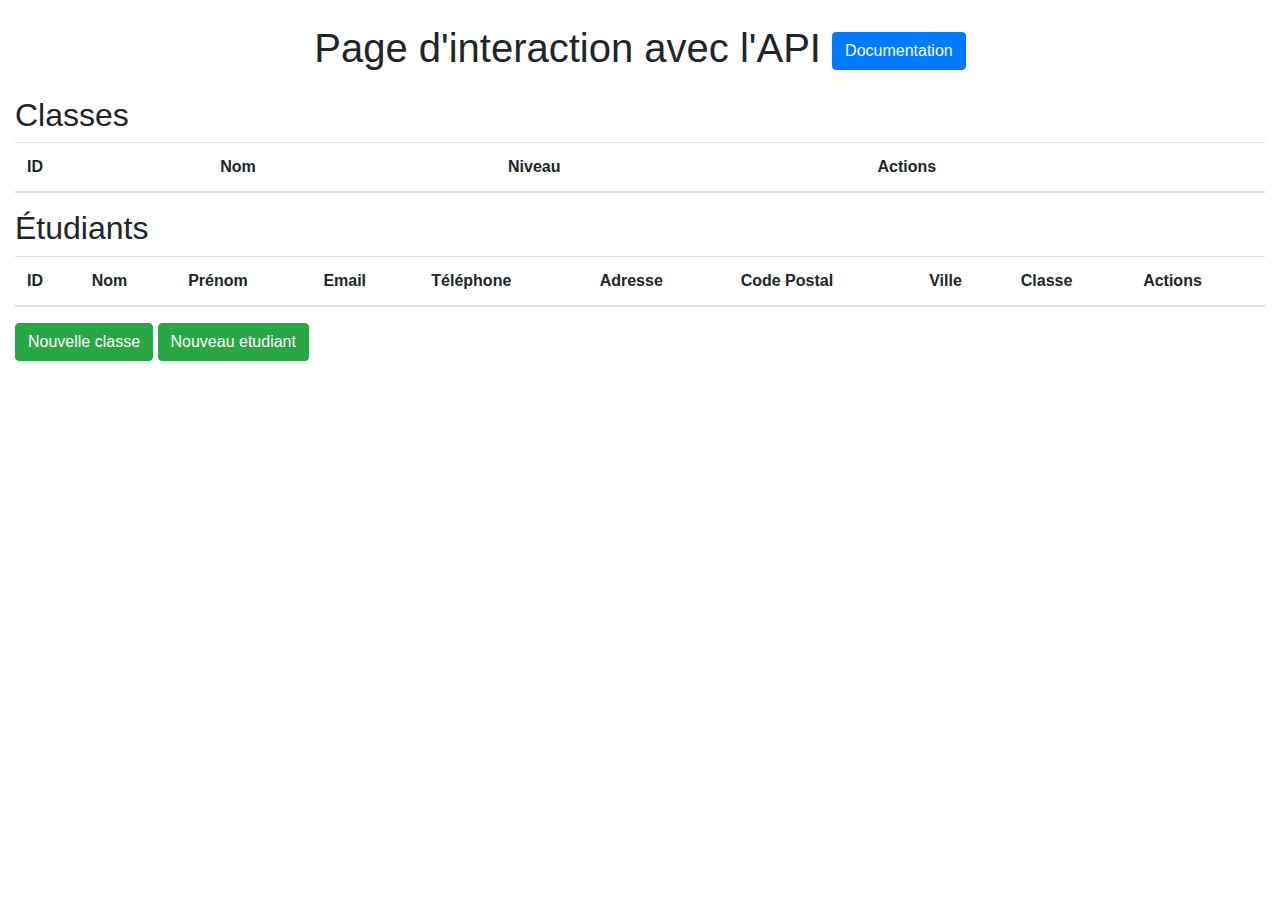
<file: front/index.html>
<!DOCTYPE html>
<html lang="fr">
<head>
    <meta charset="UTF-8">
    <title>API Frontend</title>
    <link rel="stylesheet" href="https://stackpath.bootstrapcdn.com/bootstrap/4.3.1/css/bootstrap.min.css">
    <script src="https://code.jquery.com/jquery-3.5.1.min.js"></script>
    <script src="https://stackpath.bootstrapcdn.com/bootstrap/4.3.1/js/bootstrap.min.js"></script>
    <link rel="stylesheet" type="text/css" href="swagger/swagger-ui.css">
    <script src="swagger/swagger-ui-bundle.js"> </script>
    <script src="swagger/swagger-ui-standalone-preset.js"> </script>
</head>
<body>
<div class="container-fluid">
    <h1 class="text-center my-4">Page d'interaction avec l'API <a class="btn btn-primary" href="./swagger.html"> Documentation</a></h1>
    <div id="classContainer" class="my-3">
        <h2>Classes</h2>
        <table id="classTable" class="table table-striped">
            <thead>
            <tr><th>ID</th><th>Nom</th><th>Niveau</th><th>Actions</th></tr>
            </thead>
            <tbody></tbody>
        </table>
    </div>
    <div id="studentContainer" class="my-3">
        <h2>Étudiants</h2>
        <table id="studentTable" class="table table-striped">
            <thead>
            <tr><th>ID</th><th>Nom</th><th>Prénom</th><th>Email</th><th>Téléphone</th><th>Adresse</th><th>Code Postal</th><th>Ville</th><th>Classe</th><th>Actions</th></tr>
            </thead>
            <tbody></tbody>
        </table>
    </div>

    <button class="btn btn-success" data-toggle="modal" data-target="#addClassModal">Nouvelle classe</button>
    <button class="btn btn-success" data-toggle="modal" data-target="#addStudentModal">Nouveau etudiant</button>
</div>



<div class="modal" id="editClassModal" tabindex="-1" role="dialog">
    <div class="modal-dialog" role="document">
        <div class="modal-content">
            <div class="modal-header">
                <h5 class="modal-title">Modifier la Classe</h5>
                <button type="button" class="close" data-dismiss="modal" aria-label="Close">
                    <span aria-hidden="true">&times;</span>
                </button>
            </div>
            <div class="modal-body">
                <form id="formEditClass">
                    <div class="form-group">
                        <label for="editClassName">Nom</label>
                        <input type="text" class="form-control" id="editClassName">
                    </div>
                    <div class="form-group">
                        <label for="editClassLevel">Niveau</label>
                        <input type="text" class="form-control" id="editClassLevel">
                    </div>
                    <button type="submit" class="btn btn-primary">Enregistrer</button>
                </form>
            </div>
        </div>
    </div>
</div>


<div class="modal" id="editStudentModal" tabindex="-1" role="dialog">
    <div class="modal-dialog" role="document">
        <div class="modal-content">
            <div class="modal-header">
                <h5 class="modal-title">Modifier l'Étudiant</h5>
                <button type="button" class="close" data-dismiss="modal" aria-label="Close">
                    <span aria-hidden="true">&times;</span>
                </button>
            </div>
            <div class="modal-body">
                <form id="formEditStudent">
                    <div class="form-group">
                        <label for="editStudentLastname">Nom</label>
                        <input type="text" class="form-control" id="editStudentLastname">
                    </div>
                    <div class="form-group">
                        <label for="editStudentFirstname">Prénom</label>
                        <input type="text" class="form-control" id="editStudentFirstname">
                    </div>
                    <div class="form-group">
                        <label for="editStudentEmail">Email</label>
                        <input type="email" class="form-control" id="editStudentEmail">
                    </div>
                    <div class="form-group">
                        <label for="editStudentPhone">Téléphone</label>
                        <input type="text" class="form-control" id="editStudentPhone">
                    </div>
                    <div class="form-group">
                        <label for="editStudentAddress">Adresse</label>
                        <input type="text" class="form-control" id="editStudentAddress">
                    </div>
                    <div class="form-group">
                        <label for="editStudentZip">Code Postal</label>
                        <input type="text" class="form-control" id="editStudentZip">
                    </div>
                    <div class="form-group">
                        <label for="editStudentCity">Ville</label>
                        <input type="text" class="form-control" id="editStudentCity">
                    </div>
                    <div class="form-group">
                        <label for="editStudentClass">Classe</label>
                        <input type="text" class="form-control" id="editStudentClass">
                    </div>
                    <button type="submit" class="btn btn-primary">Enregistrer</button>
                </form>
            </div>
        </div>
    </div>
</div>


<div class="modal" id="addClassModal" tabindex="-1" role="dialog">
    <div class="modal-dialog" role="document">
        <div class="modal-content">
            <div class="modal-header">
                <h5 class="modal-title">Ajouter une Classe</h5>
                <button type="button" class="close" data-dismiss="modal" aria-label="Close">
                    <span aria-hidden="true">&times;</span>
                </button>
            </div>
            <div class="modal-body">
                <form id="formAddClass">
                    <div class="form-group">
                        <label for="addClassName">Nom</label>
                        <input type="text" class="form-control" id="addClassName">
                    </div>
                    <div class="form-group">
                        <label for="addClassLevel">Niveau</label>
                        <input type="text" class="form-control" id="addClassLevel">
                    </div>
                    <button type="submit" class="btn btn-primary">Ajouter</button>
                </form>
            </div>
        </div>
    </div>
</div>

<!-- Modal pour Ajouter un Étudiant -->
<div id="addStudentModal" class="modal fade" tabindex="-1" role="dialog">
    <div class="modal-dialog" role="document">
        <div class="modal-content">
            <div class="modal-header">
                <h5 class="modal-title">Ajouter un Étudiant</h5>
                <button type="button" class="close" data-dismiss="modal" aria-label="Close">
                    <span aria-hidden="true">&times;</span>
                </button>
            </div>
            <div class="modal-body">
                <form id="formAddStudent">
                    <div class="form-group">
                        <label for="addStudentLastname">Nom</label>
                        <input type="text" class="form-control" id="addStudentLastname" required>
                    </div>
                    <div class="form-group">
                        <label for="addStudentFirstname">Prénom</label>
                        <input type="text" class="form-control" id="addStudentFirstname" required>
                    </div>
                    <div class="form-group">
                        <label for="addStudentEmail">Email</label>
                        <input type="email" class="form-control" id="addStudentEmail" required>
                    </div>
                    <div class="form-group">
                        <label for="addStudentPhone">Téléphone</label>
                        <input type="tel" class="form-control" id="addStudentPhone">
                    </div>
                    <div class="form-group">
                        <label for="addStudentAddress">Adresse</label>
                        <input type="text" class="form-control" id="addStudentAddress">
                    </div>
                    <div class="form-group">
                        <label for="addStudentZip">Code Postal</label>
                        <input type="text" class="form-control" id="addStudentZip">
                    </div>
                    <div class="form-group">
                        <label for="addStudentCity">Ville</label>
                        <input type="text" class="form-control" id="addStudentCity">
                    </div>
                    <div class="form-group">
                        <label for="addStudentClass">Classe</label>
                        <input type="text" class="form-control" id="addStudentClass">
                    </div>
                    <button type="submit" class="btn btn-primary">Ajouter</button>
                </form>
            </div>
        </div>
    </div>
</div>
<div id="swagger-ui"></div>
<script src="script.js"></script>
</body>
</html>
</file>
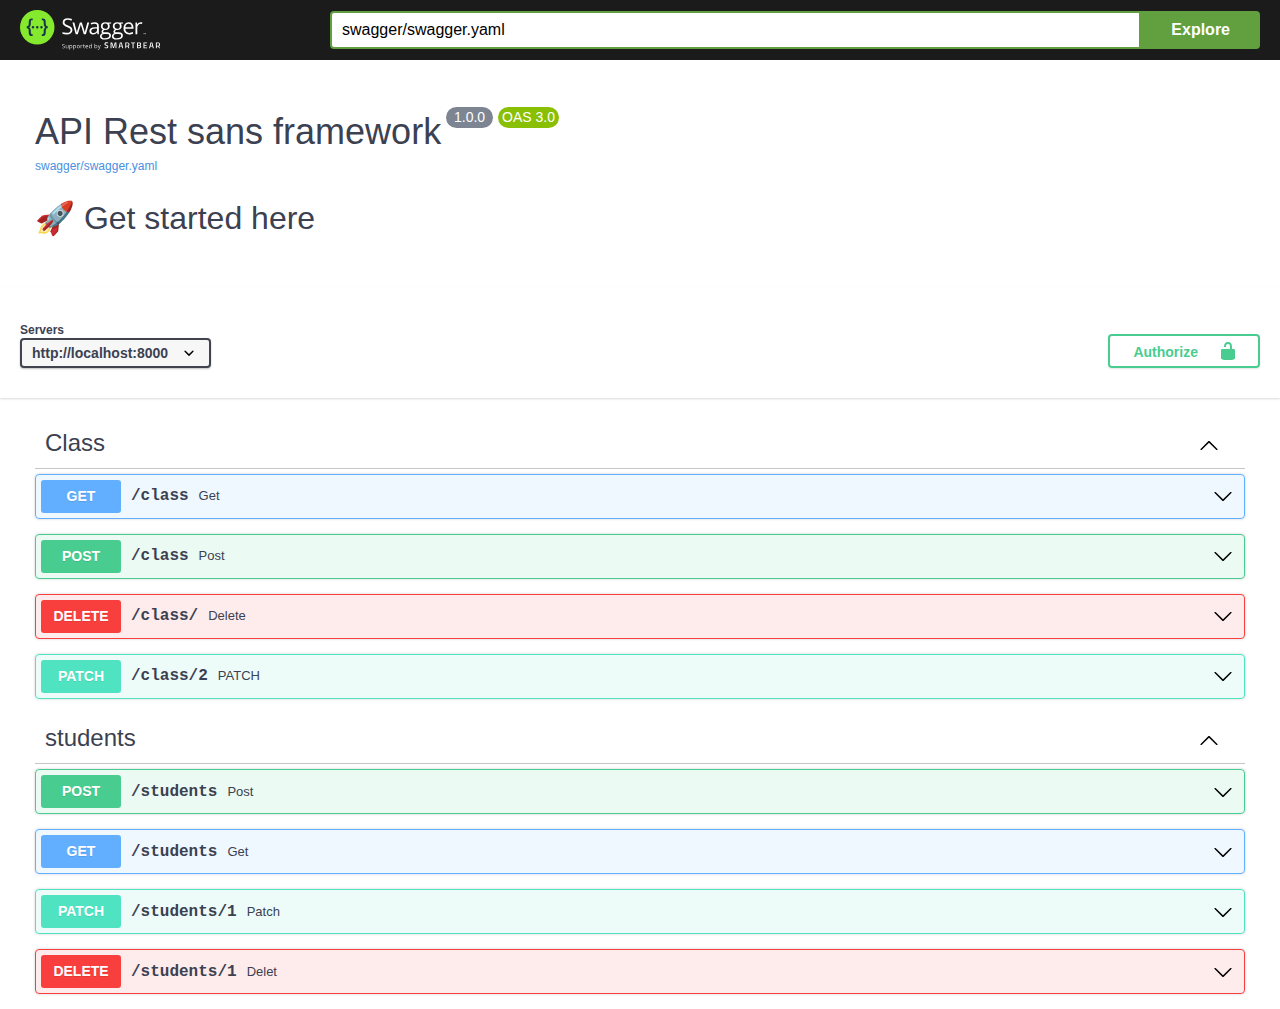
<file: front/swagger.html>
<!DOCTYPE html>
<html lang="fr">
<head>
    <meta charset="UTF-8">
    <title>API Frontend</title>
    <link rel="stylesheet" href="https://stackpath.bootstrapcdn.com/bootstrap/4.3.1/css/bootstrap.min.css">
    <script src="https://code.jquery.com/jquery-3.5.1.min.js"></script>
    <script src="https://stackpath.bootstrapcdn.com/bootstrap/4.3.1/js/bootstrap.min.js"></script>
    <link rel="stylesheet" type="text/css" href="swagger/swagger-ui.css">
    <script src="swagger/swagger-ui-bundle.js"> </script>
    <script src="swagger/swagger-ui-standalone-preset.js"> </script>
</head>
<body>
<div id="swagger-ui"></div>
<script src="swagger-script.js"></script>
</body>
</html>
</file>
<file: front/swagger/swagger-ui.css>
.swagger-ui{color:#3b4151;font-family:sans-serif/*! normalize.css v7.0.0 | MIT License | github.com/necolas/normalize.css */}.swagger-ui html{-ms-text-size-adjust:100%;-webkit-text-size-adjust:100%;line-height:1.15}.swagger-ui body{margin:0}.swagger-ui article,.swagger-ui aside,.swagger-ui footer,.swagger-ui header,.swagger-ui nav,.swagger-ui section{display:block}.swagger-ui h1{font-size:2em;margin:.67em 0}.swagger-ui figcaption,.swagger-ui figure,.swagger-ui main{display:block}.swagger-ui figure{margin:1em 40px}.swagger-ui hr{box-sizing:content-box;height:0;overflow:visible}.swagger-ui pre{font-family:monospace,monospace;font-size:1em}.swagger-ui a{-webkit-text-decoration-skip:objects;background-color:transparent}.swagger-ui abbr[title]{border-bottom:none;text-decoration:underline;-webkit-text-decoration:underline dotted;text-decoration:underline dotted}.swagger-ui b,.swagger-ui strong{font-weight:inherit;font-weight:bolder}.swagger-ui code,.swagger-ui kbd,.swagger-ui samp{font-family:monospace,monospace;font-size:1em}.swagger-ui dfn{font-style:italic}.swagger-ui mark{background-color:#ff0;color:#000}.swagger-ui small{font-size:80%}.swagger-ui sub,.swagger-ui sup{font-size:75%;line-height:0;position:relative;vertical-align:baseline}.swagger-ui sub{bottom:-.25em}.swagger-ui sup{top:-.5em}.swagger-ui audio,.swagger-ui video{display:inline-block}.swagger-ui audio:not([controls]){display:none;height:0}.swagger-ui img{border-style:none}.swagger-ui svg:not(:root){overflow:hidden}.swagger-ui button,.swagger-ui input,.swagger-ui optgroup,.swagger-ui select,.swagger-ui textarea{font-family:sans-serif;font-size:100%;line-height:1.15;margin:0}.swagger-ui button,.swagger-ui input{overflow:visible}.swagger-ui button,.swagger-ui select{text-transform:none}.swagger-ui [type=reset],.swagger-ui [type=submit],.swagger-ui button,.swagger-ui html [type=button]{-webkit-appearance:button}.swagger-ui [type=button]::-moz-focus-inner,.swagger-ui [type=reset]::-moz-focus-inner,.swagger-ui [type=submit]::-moz-focus-inner,.swagger-ui button::-moz-focus-inner{border-style:none;padding:0}.swagger-ui [type=button]:-moz-focusring,.swagger-ui [type=reset]:-moz-focusring,.swagger-ui [type=submit]:-moz-focusring,.swagger-ui button:-moz-focusring{outline:1px dotted ButtonText}.swagger-ui fieldset{padding:.35em .75em .625em}.swagger-ui legend{box-sizing:border-box;color:inherit;display:table;max-width:100%;padding:0;white-space:normal}.swagger-ui progress{display:inline-block;vertical-align:baseline}.swagger-ui textarea{overflow:auto}.swagger-ui [type=checkbox],.swagger-ui [type=radio]{box-sizing:border-box;padding:0}.swagger-ui [type=number]::-webkit-inner-spin-button,.swagger-ui [type=number]::-webkit-outer-spin-button{height:auto}.swagger-ui [type=search]{-webkit-appearance:textfield;outline-offset:-2px}.swagger-ui [type=search]::-webkit-search-cancel-button,.swagger-ui [type=search]::-webkit-search-decoration{-webkit-appearance:none}.swagger-ui ::-webkit-file-upload-button{-webkit-appearance:button;font:inherit}.swagger-ui details,.swagger-ui menu{display:block}.swagger-ui summary{display:list-item}.swagger-ui canvas{display:inline-block}.swagger-ui [hidden],.swagger-ui template{display:none}.swagger-ui .debug *{outline:1px solid gold}.swagger-ui .debug-white *{outline:1px solid #fff}.swagger-ui .debug-black *{outline:1px solid #000}.swagger-ui .debug-grid{background:transparent url([data-uri]) repeat 0 0}.swagger-ui .debug-grid-16{background:transparent url([data-uri]) repeat 0 0}.swagger-ui .debug-grid-8-solid{background:#fff url([data-uri]) repeat 0 0}.swagger-ui .debug-grid-16-solid{background:#fff url([data-uri]) repeat 0 0}.swagger-ui .border-box,.swagger-ui a,.swagger-ui article,.swagger-ui body,.swagger-ui code,.swagger-ui dd,.swagger-ui div,.swagger-ui dl,.swagger-ui dt,.swagger-ui fieldset,.swagger-ui footer,.swagger-ui form,.swagger-ui h1,.swagger-ui h2,.swagger-ui h3,.swagger-ui h4,.swagger-ui h5,.swagger-ui h6,.swagger-ui header,.swagger-ui html,.swagger-ui input[type=email],.swagger-ui input[type=number],.swagger-ui input[type=password],.swagger-ui input[type=tel],.swagger-ui input[type=text],.swagger-ui input[type=url],.swagger-ui legend,.swagger-ui li,.swagger-ui main,.swagger-ui ol,.swagger-ui p,.swagger-ui pre,.swagger-ui section,.swagger-ui table,.swagger-ui td,.swagger-ui textarea,.swagger-ui th,.swagger-ui tr,.swagger-ui ul{box-sizing:border-box}.swagger-ui .aspect-ratio{height:0;position:relative}.swagger-ui .aspect-ratio--16x9{padding-bottom:56.25%}.swagger-ui .aspect-ratio--9x16{padding-bottom:177.77%}.swagger-ui .aspect-ratio--4x3{padding-bottom:75%}.swagger-ui .aspect-ratio--3x4{padding-bottom:133.33%}.swagger-ui .aspect-ratio--6x4{padding-bottom:66.6%}.swagger-ui .aspect-ratio--4x6{padding-bottom:150%}.swagger-ui .aspect-ratio--8x5{padding-bottom:62.5%}.swagger-ui .aspect-ratio--5x8{padding-bottom:160%}.swagger-ui .aspect-ratio--7x5{padding-bottom:71.42%}.swagger-ui .aspect-ratio--5x7{padding-bottom:140%}.swagger-ui .aspect-ratio--1x1{padding-bottom:100%}.swagger-ui .aspect-ratio--object{bottom:0;height:100%;left:0;position:absolute;right:0;top:0;width:100%;z-index:100}@media screen and (min-width:30em){.swagger-ui .aspect-ratio-ns{height:0;position:relative}.swagger-ui .aspect-ratio--16x9-ns{padding-bottom:56.25%}.swagger-ui .aspect-ratio--9x16-ns{padding-bottom:177.77%}.swagger-ui .aspect-ratio--4x3-ns{padding-bottom:75%}.swagger-ui .aspect-ratio--3x4-ns{padding-bottom:133.33%}.swagger-ui .aspect-ratio--6x4-ns{padding-bottom:66.6%}.swagger-ui .aspect-ratio--4x6-ns{padding-bottom:150%}.swagger-ui .aspect-ratio--8x5-ns{padding-bottom:62.5%}.swagger-ui .aspect-ratio--5x8-ns{padding-bottom:160%}.swagger-ui .aspect-ratio--7x5-ns{padding-bottom:71.42%}.swagger-ui .aspect-ratio--5x7-ns{padding-bottom:140%}.swagger-ui .aspect-ratio--1x1-ns{padding-bottom:100%}.swagger-ui .aspect-ratio--object-ns{bottom:0;height:100%;left:0;position:absolute;right:0;top:0;width:100%;z-index:100}}@media screen and (min-width:30em)and (max-width:60em){.swagger-ui .aspect-ratio-m{height:0;position:relative}.swagger-ui .aspect-ratio--16x9-m{padding-bottom:56.25%}.swagger-ui .aspect-ratio--9x16-m{padding-bottom:177.77%}.swagger-ui .aspect-ratio--4x3-m{padding-bottom:75%}.swagger-ui .aspect-ratio--3x4-m{padding-bottom:133.33%}.swagger-ui .aspect-ratio--6x4-m{padding-bottom:66.6%}.swagger-ui .aspect-ratio--4x6-m{padding-bottom:150%}.swagger-ui .aspect-ratio--8x5-m{padding-bottom:62.5%}.swagger-ui .aspect-ratio--5x8-m{padding-bottom:160%}.swagger-ui .aspect-ratio--7x5-m{padding-bottom:71.42%}.swagger-ui .aspect-ratio--5x7-m{padding-bottom:140%}.swagger-ui .aspect-ratio--1x1-m{padding-bottom:100%}.swagger-ui .aspect-ratio--object-m{bottom:0;height:100%;left:0;position:absolute;right:0;top:0;width:100%;z-index:100}}@media screen and (min-width:60em){.swagger-ui .aspect-ratio-l{height:0;position:relative}.swagger-ui .aspect-ratio--16x9-l{padding-bottom:56.25%}.swagger-ui .aspect-ratio--9x16-l{padding-bottom:177.77%}.swagger-ui .aspect-ratio--4x3-l{padding-bottom:75%}.swagger-ui .aspect-ratio--3x4-l{padding-bottom:133.33%}.swagger-ui .aspect-ratio--6x4-l{padding-bottom:66.6%}.swagger-ui .aspect-ratio--4x6-l{padding-bottom:150%}.swagger-ui .aspect-ratio--8x5-l{padding-bottom:62.5%}.swagger-ui .aspect-ratio--5x8-l{padding-bottom:160%}.swagger-ui .aspect-ratio--7x5-l{padding-bottom:71.42%}.swagger-ui .aspect-ratio--5x7-l{padding-bottom:140%}.swagger-ui .aspect-ratio--1x1-l{padding-bottom:100%}.swagger-ui .aspect-ratio--object-l{bottom:0;height:100%;left:0;position:absolute;right:0;top:0;width:100%;z-index:100}}.swagger-ui img{max-width:100%}.swagger-ui .cover{background-size:cover!important}.swagger-ui .contain{background-size:contain!important}@media screen and (min-width:30em){.swagger-ui .cover-ns{background-size:cover!important}.swagger-ui .contain-ns{background-size:contain!important}}@media screen and (min-width:30em)and (max-width:60em){.swagger-ui .cover-m{background-size:cover!important}.swagger-ui .contain-m{background-size:contain!important}}@media screen and (min-width:60em){.swagger-ui .cover-l{background-size:cover!important}.swagger-ui .contain-l{background-size:contain!important}}.swagger-ui .bg-center{background-position:50%;background-repeat:no-repeat}.swagger-ui .bg-top{background-position:top;background-repeat:no-repeat}.swagger-ui .bg-right{background-position:100%;background-repeat:no-repeat}.swagger-ui .bg-bottom{background-position:bottom;background-repeat:no-repeat}.swagger-ui .bg-left{background-position:0;background-repeat:no-repeat}@media screen and (min-width:30em){.swagger-ui .bg-center-ns{background-position:50%;background-repeat:no-repeat}.swagger-ui .bg-top-ns{background-position:top;background-repeat:no-repeat}.swagger-ui .bg-right-ns{background-position:100%;background-repeat:no-repeat}.swagger-ui .bg-bottom-ns{background-position:bottom;background-repeat:no-repeat}.swagger-ui .bg-left-ns{background-position:0;background-repeat:no-repeat}}@media screen and (min-width:30em)and (max-width:60em){.swagger-ui .bg-center-m{background-position:50%;background-repeat:no-repeat}.swagger-ui .bg-top-m{background-position:top;background-repeat:no-repeat}.swagger-ui .bg-right-m{background-position:100%;background-repeat:no-repeat}.swagger-ui .bg-bottom-m{background-position:bottom;background-repeat:no-repeat}.swagger-ui .bg-left-m{background-position:0;background-repeat:no-repeat}}@media screen and (min-width:60em){.swagger-ui .bg-center-l{background-position:50%;background-repeat:no-repeat}.swagger-ui .bg-top-l{background-position:top;background-repeat:no-repeat}.swagger-ui .bg-right-l{background-position:100%;background-repeat:no-repeat}.swagger-ui .bg-bottom-l{background-position:bottom;background-repeat:no-repeat}.swagger-ui .bg-left-l{background-position:0;background-repeat:no-repeat}}.swagger-ui .outline{outline:1px solid}.swagger-ui .outline-transparent{outline:1px solid transparent}.swagger-ui .outline-0{outline:0}@media screen and (min-width:30em){.swagger-ui .outline-ns{outline:1px solid}.swagger-ui .outline-transparent-ns{outline:1px solid transparent}.swagger-ui .outline-0-ns{outline:0}}@media screen and (min-width:30em)and (max-width:60em){.swagger-ui .outline-m{outline:1px solid}.swagger-ui .outline-transparent-m{outline:1px solid transparent}.swagger-ui .outline-0-m{outline:0}}@media screen and (min-width:60em){.swagger-ui .outline-l{outline:1px solid}.swagger-ui .outline-transparent-l{outline:1px solid transparent}.swagger-ui .outline-0-l{outline:0}}.swagger-ui .ba{border-style:solid;border-width:1px}.swagger-ui .bt{border-top-style:solid;border-top-width:1px}.swagger-ui .br{border-right-style:solid;border-right-width:1px}.swagger-ui .bb{border-bottom-style:solid;border-bottom-width:1px}.swagger-ui .bl{border-left-style:solid;border-left-width:1px}.swagger-ui .bn{border-style:none;border-width:0}@media screen and (min-width:30em){.swagger-ui .ba-ns{border-style:solid;border-width:1px}.swagger-ui .bt-ns{border-top-style:solid;border-top-width:1px}.swagger-ui .br-ns{border-right-style:solid;border-right-width:1px}.swagger-ui .bb-ns{border-bottom-style:solid;border-bottom-width:1px}.swagger-ui .bl-ns{border-left-style:solid;border-left-width:1px}.swagger-ui .bn-ns{border-style:none;border-width:0}}@media screen and (min-width:30em)and (max-width:60em){.swagger-ui .ba-m{border-style:solid;border-width:1px}.swagger-ui .bt-m{border-top-style:solid;border-top-width:1px}.swagger-ui .br-m{border-right-style:solid;border-right-width:1px}.swagger-ui .bb-m{border-bottom-style:solid;border-bottom-width:1px}.swagger-ui .bl-m{border-left-style:solid;border-left-width:1px}.swagger-ui .bn-m{border-style:none;border-width:0}}@media screen and (min-width:60em){.swagger-ui .ba-l{border-style:solid;border-width:1px}.swagger-ui .bt-l{border-top-style:solid;border-top-width:1px}.swagger-ui .br-l{border-right-style:solid;border-right-width:1px}.swagger-ui .bb-l{border-bottom-style:solid;border-bottom-width:1px}.swagger-ui .bl-l{border-left-style:solid;border-left-width:1px}.swagger-ui .bn-l{border-style:none;border-width:0}}.swagger-ui .b--black{border-color:#000}.swagger-ui .b--near-black{border-color:#111}.swagger-ui .b--dark-gray{border-color:#333}.swagger-ui .b--mid-gray{border-color:#555}.swagger-ui .b--gray{border-color:#777}.swagger-ui .b--silver{border-color:#999}.swagger-ui .b--light-silver{border-color:#aaa}.swagger-ui .b--moon-gray{border-color:#ccc}.swagger-ui .b--light-gray{border-color:#eee}.swagger-ui .b--near-white{border-color:#f4f4f4}.swagger-ui .b--white{border-color:#fff}.swagger-ui .b--white-90{border-color:hsla(0,0%,100%,.9)}.swagger-ui .b--white-80{border-color:hsla(0,0%,100%,.8)}.swagger-ui .b--white-70{border-color:hsla(0,0%,100%,.7)}.swagger-ui .b--white-60{border-color:hsla(0,0%,100%,.6)}.swagger-ui .b--white-50{border-color:hsla(0,0%,100%,.5)}.swagger-ui .b--white-40{border-color:hsla(0,0%,100%,.4)}.swagger-ui .b--white-30{border-color:hsla(0,0%,100%,.3)}.swagger-ui .b--white-20{border-color:hsla(0,0%,100%,.2)}.swagger-ui .b--white-10{border-color:hsla(0,0%,100%,.1)}.swagger-ui .b--white-05{border-color:hsla(0,0%,100%,.05)}.swagger-ui .b--white-025{border-color:hsla(0,0%,100%,.025)}.swagger-ui .b--white-0125{border-color:hsla(0,0%,100%,.013)}.swagger-ui .b--black-90{border-color:rgba(0,0,0,.9)}.swagger-ui .b--black-80{border-color:rgba(0,0,0,.8)}.swagger-ui .b--black-70{border-color:rgba(0,0,0,.7)}.swagger-ui .b--black-60{border-color:rgba(0,0,0,.6)}.swagger-ui .b--black-50{border-color:rgba(0,0,0,.5)}.swagger-ui .b--black-40{border-color:rgba(0,0,0,.4)}.swagger-ui .b--black-30{border-color:rgba(0,0,0,.3)}.swagger-ui .b--black-20{border-color:rgba(0,0,0,.2)}.swagger-ui .b--black-10{border-color:rgba(0,0,0,.1)}.swagger-ui .b--black-05{border-color:rgba(0,0,0,.05)}.swagger-ui .b--black-025{border-color:rgba(0,0,0,.025)}.swagger-ui .b--black-0125{border-color:rgba(0,0,0,.013)}.swagger-ui .b--dark-red{border-color:#e7040f}.swagger-ui .b--red{border-color:#ff4136}.swagger-ui .b--light-red{border-color:#ff725c}.swagger-ui .b--orange{border-color:#ff6300}.swagger-ui .b--gold{border-color:#ffb700}.swagger-ui .b--yellow{border-color:gold}.swagger-ui .b--light-yellow{border-color:#fbf1a9}.swagger-ui .b--purple{border-color:#5e2ca5}.swagger-ui .b--light-purple{border-color:#a463f2}.swagger-ui .b--dark-pink{border-color:#d5008f}.swagger-ui .b--hot-pink{border-color:#ff41b4}.swagger-ui .b--pink{border-color:#ff80cc}.swagger-ui .b--light-pink{border-color:#ffa3d7}.swagger-ui .b--dark-green{border-color:#137752}.swagger-ui .b--green{border-color:#19a974}.swagger-ui .b--light-green{border-color:#9eebcf}.swagger-ui .b--navy{border-color:#001b44}.swagger-ui .b--dark-blue{border-color:#00449e}.swagger-ui .b--blue{border-color:#357edd}.swagger-ui .b--light-blue{border-color:#96ccff}.swagger-ui .b--lightest-blue{border-color:#cdecff}.swagger-ui .b--washed-blue{border-color:#f6fffe}.swagger-ui .b--washed-green{border-color:#e8fdf5}.swagger-ui .b--washed-yellow{border-color:#fffceb}.swagger-ui .b--washed-red{border-color:#ffdfdf}.swagger-ui .b--transparent{border-color:transparent}.swagger-ui .b--inherit{border-color:inherit}.swagger-ui .br0{border-radius:0}.swagger-ui .br1{border-radius:.125rem}.swagger-ui .br2{border-radius:.25rem}.swagger-ui .br3{border-radius:.5rem}.swagger-ui .br4{border-radius:1rem}.swagger-ui .br-100{border-radius:100%}.swagger-ui .br-pill{border-radius:9999px}.swagger-ui .br--bottom{border-top-left-radius:0;border-top-right-radius:0}.swagger-ui .br--top{border-bottom-left-radius:0;border-bottom-right-radius:0}.swagger-ui .br--right{border-bottom-left-radius:0;border-top-left-radius:0}.swagger-ui .br--left{border-bottom-right-radius:0;border-top-right-radius:0}@media screen and (min-width:30em){.swagger-ui .br0-ns{border-radius:0}.swagger-ui .br1-ns{border-radius:.125rem}.swagger-ui .br2-ns{border-radius:.25rem}.swagger-ui .br3-ns{border-radius:.5rem}.swagger-ui .br4-ns{border-radius:1rem}.swagger-ui .br-100-ns{border-radius:100%}.swagger-ui .br-pill-ns{border-radius:9999px}.swagger-ui .br--bottom-ns{border-top-left-radius:0;border-top-right-radius:0}.swagger-ui .br--top-ns{border-bottom-left-radius:0;border-bottom-right-radius:0}.swagger-ui .br--right-ns{border-bottom-left-radius:0;border-top-left-radius:0}.swagger-ui .br--left-ns{border-bottom-right-radius:0;border-top-right-radius:0}}@media screen and (min-width:30em)and (max-width:60em){.swagger-ui .br0-m{border-radius:0}.swagger-ui .br1-m{border-radius:.125rem}.swagger-ui .br2-m{border-radius:.25rem}.swagger-ui .br3-m{border-radius:.5rem}.swagger-ui .br4-m{border-radius:1rem}.swagger-ui .br-100-m{border-radius:100%}.swagger-ui .br-pill-m{border-radius:9999px}.swagger-ui .br--bottom-m{border-top-left-radius:0;border-top-right-radius:0}.swagger-ui .br--top-m{border-bottom-left-radius:0;border-bottom-right-radius:0}.swagger-ui .br--right-m{border-bottom-left-radius:0;border-top-left-radius:0}.swagger-ui .br--left-m{border-bottom-right-radius:0;border-top-right-radius:0}}@media screen and (min-width:60em){.swagger-ui .br0-l{border-radius:0}.swagger-ui .br1-l{border-radius:.125rem}.swagger-ui .br2-l{border-radius:.25rem}.swagger-ui .br3-l{border-radius:.5rem}.swagger-ui .br4-l{border-radius:1rem}.swagger-ui .br-100-l{border-radius:100%}.swagger-ui .br-pill-l{border-radius:9999px}.swagger-ui .br--bottom-l{border-top-left-radius:0;border-top-right-radius:0}.swagger-ui .br--top-l{border-bottom-left-radius:0;border-bottom-right-radius:0}.swagger-ui .br--right-l{border-bottom-left-radius:0;border-top-left-radius:0}.swagger-ui .br--left-l{border-bottom-right-radius:0;border-top-right-radius:0}}.swagger-ui .b--dotted{border-style:dotted}.swagger-ui .b--dashed{border-style:dashed}.swagger-ui .b--solid{border-style:solid}.swagger-ui .b--none{border-style:none}@media screen and (min-width:30em){.swagger-ui .b--dotted-ns{border-style:dotted}.swagger-ui .b--dashed-ns{border-style:dashed}.swagger-ui .b--solid-ns{border-style:solid}.swagger-ui .b--none-ns{border-style:none}}@media screen and (min-width:30em)and (max-width:60em){.swagger-ui .b--dotted-m{border-style:dotted}.swagger-ui .b--dashed-m{border-style:dashed}.swagger-ui .b--solid-m{border-style:solid}.swagger-ui .b--none-m{border-style:none}}@media screen and (min-width:60em){.swagger-ui .b--dotted-l{border-style:dotted}.swagger-ui .b--dashed-l{border-style:dashed}.swagger-ui .b--solid-l{border-style:solid}.swagger-ui .b--none-l{border-style:none}}.swagger-ui .bw0{border-width:0}.swagger-ui .bw1{border-width:.125rem}.swagger-ui .bw2{border-width:.25rem}.swagger-ui .bw3{border-width:.5rem}.swagger-ui .bw4{border-width:1rem}.swagger-ui .bw5{border-width:2rem}.swagger-ui .bt-0{border-top-width:0}.swagger-ui .br-0{border-right-width:0}.swagger-ui .bb-0{border-bottom-width:0}.swagger-ui .bl-0{border-left-width:0}@media screen and (min-width:30em){.swagger-ui .bw0-ns{border-width:0}.swagger-ui .bw1-ns{border-width:.125rem}.swagger-ui .bw2-ns{border-width:.25rem}.swagger-ui .bw3-ns{border-width:.5rem}.swagger-ui .bw4-ns{border-width:1rem}.swagger-ui .bw5-ns{border-width:2rem}.swagger-ui .bt-0-ns{border-top-width:0}.swagger-ui .br-0-ns{border-right-width:0}.swagger-ui .bb-0-ns{border-bottom-width:0}.swagger-ui .bl-0-ns{border-left-width:0}}@media screen and (min-width:30em)and (max-width:60em){.swagger-ui .bw0-m{border-width:0}.swagger-ui .bw1-m{border-width:.125rem}.swagger-ui .bw2-m{border-width:.25rem}.swagger-ui .bw3-m{border-width:.5rem}.swagger-ui .bw4-m{border-width:1rem}.swagger-ui .bw5-m{border-width:2rem}.swagger-ui .bt-0-m{border-top-width:0}.swagger-ui .br-0-m{border-right-width:0}.swagger-ui .bb-0-m{border-bottom-width:0}.swagger-ui .bl-0-m{border-left-width:0}}@media screen and (min-width:60em){.swagger-ui .bw0-l{border-width:0}.swagger-ui .bw1-l{border-width:.125rem}.swagger-ui .bw2-l{border-width:.25rem}.swagger-ui .bw3-l{border-width:.5rem}.swagger-ui .bw4-l{border-width:1rem}.swagger-ui .bw5-l{border-width:2rem}.swagger-ui .bt-0-l{border-top-width:0}.swagger-ui .br-0-l{border-right-width:0}.swagger-ui .bb-0-l{border-bottom-width:0}.swagger-ui .bl-0-l{border-left-width:0}}.swagger-ui .shadow-1{box-shadow:0 0 4px 2px rgba(0,0,0,.2)}.swagger-ui .shadow-2{box-shadow:0 0 8px 2px rgba(0,0,0,.2)}.swagger-ui .shadow-3{box-shadow:2px 2px 4px 2px rgba(0,0,0,.2)}.swagger-ui .shadow-4{box-shadow:2px 2px 8px 0 rgba(0,0,0,.2)}.swagger-ui .shadow-5{box-shadow:4px 4px 8px 0 rgba(0,0,0,.2)}@media screen and (min-width:30em){.swagger-ui .shadow-1-ns{box-shadow:0 0 4px 2px rgba(0,0,0,.2)}.swagger-ui .shadow-2-ns{box-shadow:0 0 8px 2px rgba(0,0,0,.2)}.swagger-ui .shadow-3-ns{box-shadow:2px 2px 4px 2px rgba(0,0,0,.2)}.swagger-ui .shadow-4-ns{box-shadow:2px 2px 8px 0 rgba(0,0,0,.2)}.swagger-ui .shadow-5-ns{box-shadow:4px 4px 8px 0 rgba(0,0,0,.2)}}@media screen and (min-width:30em)and (max-width:60em){.swagger-ui .shadow-1-m{box-shadow:0 0 4px 2px rgba(0,0,0,.2)}.swagger-ui .shadow-2-m{box-shadow:0 0 8px 2px rgba(0,0,0,.2)}.swagger-ui .shadow-3-m{box-shadow:2px 2px 4px 2px rgba(0,0,0,.2)}.swagger-ui .shadow-4-m{box-shadow:2px 2px 8px 0 rgba(0,0,0,.2)}.swagger-ui .shadow-5-m{box-shadow:4px 4px 8px 0 rgba(0,0,0,.2)}}@media screen and (min-width:60em){.swagger-ui .shadow-1-l{box-shadow:0 0 4px 2px rgba(0,0,0,.2)}.swagger-ui .shadow-2-l{box-shadow:0 0 8px 2px rgba(0,0,0,.2)}.swagger-ui .shadow-3-l{box-shadow:2px 2px 4px 2px rgba(0,0,0,.2)}.swagger-ui .shadow-4-l{box-shadow:2px 2px 8px 0 rgba(0,0,0,.2)}.swagger-ui .shadow-5-l{box-shadow:4px 4px 8px 0 rgba(0,0,0,.2)}}.swagger-ui .pre{overflow-x:auto;overflow-y:hidden;overflow:scroll}.swagger-ui .top-0{top:0}.swagger-ui .right-0{right:0}.swagger-ui .bottom-0{bottom:0}.swagger-ui .left-0{left:0}.swagger-ui .top-1{top:1rem}.swagger-ui .right-1{right:1rem}.swagger-ui .bottom-1{bottom:1rem}.swagger-ui .left-1{left:1rem}.swagger-ui .top-2{top:2rem}.swagger-ui .right-2{right:2rem}.swagger-ui .bottom-2{bottom:2rem}.swagger-ui .left-2{left:2rem}.swagger-ui .top--1{top:-1rem}.swagger-ui .right--1{right:-1rem}.swagger-ui .bottom--1{bottom:-1rem}.swagger-ui .left--1{left:-1rem}.swagger-ui .top--2{top:-2rem}.swagger-ui .right--2{right:-2rem}.swagger-ui .bottom--2{bottom:-2rem}.swagger-ui .left--2{left:-2rem}.swagger-ui .absolute--fill{bottom:0;left:0;right:0;top:0}@media screen and (min-width:30em){.swagger-ui .top-0-ns{top:0}.swagger-ui .left-0-ns{left:0}.swagger-ui .right-0-ns{right:0}.swagger-ui .bottom-0-ns{bottom:0}.swagger-ui .top-1-ns{top:1rem}.swagger-ui .left-1-ns{left:1rem}.swagger-ui .right-1-ns{right:1rem}.swagger-ui .bottom-1-ns{bottom:1rem}.swagger-ui .top-2-ns{top:2rem}.swagger-ui .left-2-ns{left:2rem}.swagger-ui .right-2-ns{right:2rem}.swagger-ui .bottom-2-ns{bottom:2rem}.swagger-ui .top--1-ns{top:-1rem}.swagger-ui .right--1-ns{right:-1rem}.swagger-ui .bottom--1-ns{bottom:-1rem}.swagger-ui .left--1-ns{left:-1rem}.swagger-ui .top--2-ns{top:-2rem}.swagger-ui .right--2-ns{right:-2rem}.swagger-ui .bottom--2-ns{bottom:-2rem}.swagger-ui .left--2-ns{left:-2rem}.swagger-ui .absolute--fill-ns{bottom:0;left:0;right:0;top:0}}@media screen and (min-width:30em)and (max-width:60em){.swagger-ui .top-0-m{top:0}.swagger-ui .left-0-m{left:0}.swagger-ui .right-0-m{right:0}.swagger-ui .bottom-0-m{bottom:0}.swagger-ui .top-1-m{top:1rem}.swagger-ui .left-1-m{left:1rem}.swagger-ui .right-1-m{right:1rem}.swagger-ui .bottom-1-m{bottom:1rem}.swagger-ui .top-2-m{top:2rem}.swagger-ui .left-2-m{left:2rem}.swagger-ui .right-2-m{right:2rem}.swagger-ui .bottom-2-m{bottom:2rem}.swagger-ui .top--1-m{top:-1rem}.swagger-ui .right--1-m{right:-1rem}.swagger-ui .bottom--1-m{bottom:-1rem}.swagger-ui .left--1-m{left:-1rem}.swagger-ui .top--2-m{top:-2rem}.swagger-ui .right--2-m{right:-2rem}.swagger-ui .bottom--2-m{bottom:-2rem}.swagger-ui .left--2-m{left:-2rem}.swagger-ui .absolute--fill-m{bottom:0;left:0;right:0;top:0}}@media screen and (min-width:60em){.swagger-ui .top-0-l{top:0}.swagger-ui .left-0-l{left:0}.swagger-ui .right-0-l{right:0}.swagger-ui .bottom-0-l{bottom:0}.swagger-ui .top-1-l{top:1rem}.swagger-ui .left-1-l{left:1rem}.swagger-ui .right-1-l{right:1rem}.swagger-ui .bottom-1-l{bottom:1rem}.swagger-ui .top-2-l{top:2rem}.swagger-ui .left-2-l{left:2rem}.swagger-ui .right-2-l{right:2rem}.swagger-ui .bottom-2-l{bottom:2rem}.swagger-ui .top--1-l{top:-1rem}.swagger-ui .right--1-l{right:-1rem}.swagger-ui .bottom--1-l{bottom:-1rem}.swagger-ui .left--1-l{left:-1rem}.swagger-ui .top--2-l{top:-2rem}.swagger-ui .right--2-l{right:-2rem}.swagger-ui .bottom--2-l{bottom:-2rem}.swagger-ui .left--2-l{left:-2rem}.swagger-ui .absolute--fill-l{bottom:0;left:0;right:0;top:0}}.swagger-ui .cf:after,.swagger-ui .cf:before{content:" ";display:table}.swagger-ui .cf:after{clear:both}.swagger-ui .cf{zoom:1}.swagger-ui .cl{clear:left}.swagger-ui .cr{clear:right}.swagger-ui .cb{clear:both}.swagger-ui .cn{clear:none}@media screen and (min-width:30em){.swagger-ui .cl-ns{clear:left}.swagger-ui .cr-ns{clear:right}.swagger-ui .cb-ns{clear:both}.swagger-ui .cn-ns{clear:none}}@media screen and (min-width:30em)and (max-width:60em){.swagger-ui .cl-m{clear:left}.swagger-ui .cr-m{clear:right}.swagger-ui .cb-m{clear:both}.swagger-ui .cn-m{clear:none}}@media screen and (min-width:60em){.swagger-ui .cl-l{clear:left}.swagger-ui .cr-l{clear:right}.swagger-ui .cb-l{clear:both}.swagger-ui .cn-l{clear:none}}.swagger-ui .flex{display:flex}.swagger-ui .inline-flex{display:inline-flex}.swagger-ui .flex-auto{flex:1 1 auto;min-height:0;min-width:0}.swagger-ui .flex-none{flex:none}.swagger-ui .flex-column{flex-direction:column}.swagger-ui .flex-row{flex-direction:row}.swagger-ui .flex-wrap{flex-wrap:wrap}.swagger-ui .flex-nowrap{flex-wrap:nowrap}.swagger-ui .flex-wrap-reverse{flex-wrap:wrap-reverse}.swagger-ui .flex-column-reverse{flex-direction:column-reverse}.swagger-ui .flex-row-reverse{flex-direction:row-reverse}.swagger-ui .items-start{align-items:flex-start}.swagger-ui .items-end{align-items:flex-end}.swagger-ui .items-center{align-items:center}.swagger-ui .items-baseline{align-items:baseline}.swagger-ui .items-stretch{align-items:stretch}.swagger-ui .self-start{align-self:flex-start}.swagger-ui .self-end{align-self:flex-end}.swagger-ui .self-center{align-self:center}.swagger-ui .self-baseline{align-self:baseline}.swagger-ui .self-stretch{align-self:stretch}.swagger-ui .justify-start{justify-content:flex-start}.swagger-ui .justify-end{justify-content:flex-end}.swagger-ui .justify-center{justify-content:center}.swagger-ui .justify-between{justify-content:space-between}.swagger-ui .justify-around{justify-content:space-around}.swagger-ui .content-start{align-content:flex-start}.swagger-ui .content-end{align-content:flex-end}.swagger-ui .content-center{align-content:center}.swagger-ui .content-between{align-content:space-between}.swagger-ui .content-around{align-content:space-around}.swagger-ui .content-stretch{align-content:stretch}.swagger-ui .order-0{order:0}.swagger-ui .order-1{order:1}.swagger-ui .order-2{order:2}.swagger-ui .order-3{order:3}.swagger-ui .order-4{order:4}.swagger-ui .order-5{order:5}.swagger-ui .order-6{order:6}.swagger-ui .order-7{order:7}.swagger-ui .order-8{order:8}.swagger-ui .order-last{order:99999}.swagger-ui .flex-grow-0{flex-grow:0}.swagger-ui .flex-grow-1{flex-grow:1}.swagger-ui .flex-shrink-0{flex-shrink:0}.swagger-ui .flex-shrink-1{flex-shrink:1}@media screen and (min-width:30em){.swagger-ui .flex-ns{display:flex}.swagger-ui .inline-flex-ns{display:inline-flex}.swagger-ui .flex-auto-ns{flex:1 1 auto;min-height:0;min-width:0}.swagger-ui .flex-none-ns{flex:none}.swagger-ui .flex-column-ns{flex-direction:column}.swagger-ui .flex-row-ns{flex-direction:row}.swagger-ui .flex-wrap-ns{flex-wrap:wrap}.swagger-ui .flex-nowrap-ns{flex-wrap:nowrap}.swagger-ui .flex-wrap-reverse-ns{flex-wrap:wrap-reverse}.swagger-ui .flex-column-reverse-ns{flex-direction:column-reverse}.swagger-ui .flex-row-reverse-ns{flex-direction:row-reverse}.swagger-ui .items-start-ns{align-items:flex-start}.swagger-ui .items-end-ns{align-items:flex-end}.swagger-ui .items-center-ns{align-items:center}.swagger-ui .items-baseline-ns{align-items:baseline}.swagger-ui .items-stretch-ns{align-items:stretch}.swagger-ui .self-start-ns{align-self:flex-start}.swagger-ui .self-end-ns{align-self:flex-end}.swagger-ui .self-center-ns{align-self:center}.swagger-ui .self-baseline-ns{align-self:baseline}.swagger-ui .self-stretch-ns{align-self:stretch}.swagger-ui .justify-start-ns{justify-content:flex-start}.swagger-ui .justify-end-ns{justify-content:flex-end}.swagger-ui .justify-center-ns{justify-content:center}.swagger-ui .justify-between-ns{justify-content:space-between}.swagger-ui .justify-around-ns{justify-content:space-around}.swagger-ui .content-start-ns{align-content:flex-start}.swagger-ui .content-end-ns{align-content:flex-end}.swagger-ui .content-center-ns{align-content:center}.swagger-ui .content-between-ns{align-content:space-between}.swagger-ui .content-around-ns{align-content:space-around}.swagger-ui .content-stretch-ns{align-content:stretch}.swagger-ui .order-0-ns{order:0}.swagger-ui .order-1-ns{order:1}.swagger-ui .order-2-ns{order:2}.swagger-ui .order-3-ns{order:3}.swagger-ui .order-4-ns{order:4}.swagger-ui .order-5-ns{order:5}.swagger-ui .order-6-ns{order:6}.swagger-ui .order-7-ns{order:7}.swagger-ui .order-8-ns{order:8}.swagger-ui .order-last-ns{order:99999}.swagger-ui .flex-grow-0-ns{flex-grow:0}.swagger-ui .flex-grow-1-ns{flex-grow:1}.swagger-ui .flex-shrink-0-ns{flex-shrink:0}.swagger-ui .flex-shrink-1-ns{flex-shrink:1}}@media screen and (min-width:30em)and (max-width:60em){.swagger-ui .flex-m{display:flex}.swagger-ui .inline-flex-m{display:inline-flex}.swagger-ui .flex-auto-m{flex:1 1 auto;min-height:0;min-width:0}.swagger-ui .flex-none-m{flex:none}.swagger-ui .flex-column-m{flex-direction:column}.swagger-ui .flex-row-m{flex-direction:row}.swagger-ui .flex-wrap-m{flex-wrap:wrap}.swagger-ui .flex-nowrap-m{flex-wrap:nowrap}.swagger-ui .flex-wrap-reverse-m{flex-wrap:wrap-reverse}.swagger-ui .flex-column-reverse-m{flex-direction:column-reverse}.swagger-ui .flex-row-reverse-m{flex-direction:row-reverse}.swagger-ui .items-start-m{align-items:flex-start}.swagger-ui .items-end-m{align-items:flex-end}.swagger-ui .items-center-m{align-items:center}.swagger-ui .items-baseline-m{align-items:baseline}.swagger-ui .items-stretch-m{align-items:stretch}.swagger-ui .self-start-m{align-self:flex-start}.swagger-ui .self-end-m{align-self:flex-end}.swagger-ui .self-center-m{align-self:center}.swagger-ui .self-baseline-m{align-self:baseline}.swagger-ui .self-stretch-m{align-self:stretch}.swagger-ui .justify-start-m{justify-content:flex-start}.swagger-ui .justify-end-m{justify-content:flex-end}.swagger-ui .justify-center-m{justify-content:center}.swagger-ui .justify-between-m{justify-content:space-between}.swagger-ui .justify-around-m{justify-content:space-around}.swagger-ui .content-start-m{align-content:flex-start}.swagger-ui .content-end-m{align-content:flex-end}.swagger-ui .content-center-m{align-content:center}.swagger-ui .content-between-m{align-content:space-between}.swagger-ui .content-around-m{align-content:space-around}.swagger-ui .content-stretch-m{align-content:stretch}.swagger-ui .order-0-m{order:0}.swagger-ui .order-1-m{order:1}.swagger-ui .order-2-m{order:2}.swagger-ui .order-3-m{order:3}.swagger-ui .order-4-m{order:4}.swagger-ui .order-5-m{order:5}.swagger-ui .order-6-m{order:6}.swagger-ui .order-7-m{order:7}.swagger-ui .order-8-m{order:8}.swagger-ui .order-last-m{order:99999}.swagger-ui .flex-grow-0-m{flex-grow:0}.swagger-ui .flex-grow-1-m{flex-grow:1}.swagger-ui .flex-shrink-0-m{flex-shrink:0}.swagger-ui .flex-shrink-1-m{flex-shrink:1}}@media screen and (min-width:60em){.swagger-ui .flex-l{display:flex}.swagger-ui .inline-flex-l{display:inline-flex}.swagger-ui .flex-auto-l{flex:1 1 auto;min-height:0;min-width:0}.swagger-ui .flex-none-l{flex:none}.swagger-ui .flex-column-l{flex-direction:column}.swagger-ui .flex-row-l{flex-direction:row}.swagger-ui .flex-wrap-l{flex-wrap:wrap}.swagger-ui .flex-nowrap-l{flex-wrap:nowrap}.swagger-ui .flex-wrap-reverse-l{flex-wrap:wrap-reverse}.swagger-ui .flex-column-reverse-l{flex-direction:column-reverse}.swagger-ui .flex-row-reverse-l{flex-direction:row-reverse}.swagger-ui .items-start-l{align-items:flex-start}.swagger-ui .items-end-l{align-items:flex-end}.swagger-ui .items-center-l{align-items:center}.swagger-ui .items-baseline-l{align-items:baseline}.swagger-ui .items-stretch-l{align-items:stretch}.swagger-ui .self-start-l{align-self:flex-start}.swagger-ui .self-end-l{align-self:flex-end}.swagger-ui .self-center-l{align-self:center}.swagger-ui .self-baseline-l{align-self:baseline}.swagger-ui .self-stretch-l{align-self:stretch}.swagger-ui .justify-start-l{justify-content:flex-start}.swagger-ui .justify-end-l{justify-content:flex-end}.swagger-ui .justify-center-l{justify-content:center}.swagger-ui .justify-between-l{justify-content:space-between}.swagger-ui .justify-around-l{justify-content:space-around}.swagger-ui .content-start-l{align-content:flex-start}.swagger-ui .content-end-l{align-content:flex-end}.swagger-ui .content-center-l{align-content:center}.swagger-ui .content-between-l{align-content:space-between}.swagger-ui .content-around-l{align-content:space-around}.swagger-ui .content-stretch-l{align-content:stretch}.swagger-ui .order-0-l{order:0}.swagger-ui .order-1-l{order:1}.swagger-ui .order-2-l{order:2}.swagger-ui .order-3-l{order:3}.swagger-ui .order-4-l{order:4}.swagger-ui .order-5-l{order:5}.swagger-ui .order-6-l{order:6}.swagger-ui .order-7-l{order:7}.swagger-ui .order-8-l{order:8}.swagger-ui .order-last-l{order:99999}.swagger-ui .flex-grow-0-l{flex-grow:0}.swagger-ui .flex-grow-1-l{flex-grow:1}.swagger-ui .flex-shrink-0-l{flex-shrink:0}.swagger-ui .flex-shrink-1-l{flex-shrink:1}}.swagger-ui .dn{display:none}.swagger-ui .di{display:inline}.swagger-ui .db{display:block}.swagger-ui .dib{display:inline-block}.swagger-ui .dit{display:inline-table}.swagger-ui .dt{display:table}.swagger-ui .dtc{display:table-cell}.swagger-ui .dt-row{display:table-row}.swagger-ui .dt-row-group{display:table-row-group}.swagger-ui .dt-column{display:table-column}.swagger-ui .dt-column-group{display:table-column-group}.swagger-ui .dt--fixed{table-layout:fixed;width:100%}@media screen and (min-width:30em){.swagger-ui .dn-ns{display:none}.swagger-ui .di-ns{display:inline}.swagger-ui .db-ns{display:block}.swagger-ui .dib-ns{display:inline-block}.swagger-ui .dit-ns{display:inline-table}.swagger-ui .dt-ns{display:table}.swagger-ui .dtc-ns{display:table-cell}.swagger-ui .dt-row-ns{display:table-row}.swagger-ui .dt-row-group-ns{display:table-row-group}.swagger-ui .dt-column-ns{display:table-column}.swagger-ui .dt-column-group-ns{display:table-column-group}.swagger-ui .dt--fixed-ns{table-layout:fixed;width:100%}}@media screen and (min-width:30em)and (max-width:60em){.swagger-ui .dn-m{display:none}.swagger-ui .di-m{display:inline}.swagger-ui .db-m{display:block}.swagger-ui .dib-m{display:inline-block}.swagger-ui .dit-m{display:inline-table}.swagger-ui .dt-m{display:table}.swagger-ui .dtc-m{display:table-cell}.swagger-ui .dt-row-m{display:table-row}.swagger-ui .dt-row-group-m{display:table-row-group}.swagger-ui .dt-column-m{display:table-column}.swagger-ui .dt-column-group-m{display:table-column-group}.swagger-ui .dt--fixed-m{table-layout:fixed;width:100%}}@media screen and (min-width:60em){.swagger-ui .dn-l{display:none}.swagger-ui .di-l{display:inline}.swagger-ui .db-l{display:block}.swagger-ui .dib-l{display:inline-block}.swagger-ui .dit-l{display:inline-table}.swagger-ui .dt-l{display:table}.swagger-ui .dtc-l{display:table-cell}.swagger-ui .dt-row-l{display:table-row}.swagger-ui .dt-row-group-l{display:table-row-group}.swagger-ui .dt-column-l{display:table-column}.swagger-ui .dt-column-group-l{display:table-column-group}.swagger-ui .dt--fixed-l{table-layout:fixed;width:100%}}.swagger-ui .fl{_display:inline;float:left}.swagger-ui .fr{_display:inline;float:right}.swagger-ui .fn{float:none}@media screen and (min-width:30em){.swagger-ui .fl-ns{_display:inline;float:left}.swagger-ui .fr-ns{_display:inline;float:right}.swagger-ui .fn-ns{float:none}}@media screen and (min-width:30em)and (max-width:60em){.swagger-ui .fl-m{_display:inline;float:left}.swagger-ui .fr-m{_display:inline;float:right}.swagger-ui .fn-m{float:none}}@media screen and (min-width:60em){.swagger-ui .fl-l{_display:inline;float:left}.swagger-ui .fr-l{_display:inline;float:right}.swagger-ui .fn-l{float:none}}.swagger-ui .sans-serif{font-family:-apple-system,BlinkMacSystemFont,avenir next,avenir,helvetica,helvetica neue,ubuntu,roboto,noto,segoe ui,arial,sans-serif}.swagger-ui .serif{font-family:georgia,serif}.swagger-ui .system-sans-serif{font-family:sans-serif}.swagger-ui .system-serif{font-family:serif}.swagger-ui .code,.swagger-ui code{font-family:Consolas,monaco,monospace}.swagger-ui .courier{font-family:Courier Next,courier,monospace}.swagger-ui .helvetica{font-family:helvetica neue,helvetica,sans-serif}.swagger-ui .avenir{font-family:avenir next,avenir,sans-serif}.swagger-ui .athelas{font-family:athelas,georgia,serif}.swagger-ui .georgia{font-family:georgia,serif}.swagger-ui .times{font-family:times,serif}.swagger-ui .bodoni{font-family:Bodoni MT,serif}.swagger-ui .calisto{font-family:Calisto MT,serif}.swagger-ui .garamond{font-family:garamond,serif}.swagger-ui .baskerville{font-family:baskerville,serif}.swagger-ui .i{font-style:italic}.swagger-ui .fs-normal{font-style:normal}@media screen and (min-width:30em){.swagger-ui .i-ns{font-style:italic}.swagger-ui .fs-normal-ns{font-style:normal}}@media screen and (min-width:30em)and (max-width:60em){.swagger-ui .i-m{font-style:italic}.swagger-ui .fs-normal-m{font-style:normal}}@media screen and (min-width:60em){.swagger-ui .i-l{font-style:italic}.swagger-ui .fs-normal-l{font-style:normal}}.swagger-ui .normal{font-weight:400}.swagger-ui .b{font-weight:700}.swagger-ui .fw1{font-weight:100}.swagger-ui .fw2{font-weight:200}.swagger-ui .fw3{font-weight:300}.swagger-ui .fw4{font-weight:400}.swagger-ui .fw5{font-weight:500}.swagger-ui .fw6{font-weight:600}.swagger-ui .fw7{font-weight:700}.swagger-ui .fw8{font-weight:800}.swagger-ui .fw9{font-weight:900}@media screen and (min-width:30em){.swagger-ui .normal-ns{font-weight:400}.swagger-ui .b-ns{font-weight:700}.swagger-ui .fw1-ns{font-weight:100}.swagger-ui .fw2-ns{font-weight:200}.swagger-ui .fw3-ns{font-weight:300}.swagger-ui .fw4-ns{font-weight:400}.swagger-ui .fw5-ns{font-weight:500}.swagger-ui .fw6-ns{font-weight:600}.swagger-ui .fw7-ns{font-weight:700}.swagger-ui .fw8-ns{font-weight:800}.swagger-ui .fw9-ns{font-weight:900}}@media screen and (min-width:30em)and (max-width:60em){.swagger-ui .normal-m{font-weight:400}.swagger-ui .b-m{font-weight:700}.swagger-ui .fw1-m{font-weight:100}.swagger-ui .fw2-m{font-weight:200}.swagger-ui .fw3-m{font-weight:300}.swagger-ui .fw4-m{font-weight:400}.swagger-ui .fw5-m{font-weight:500}.swagger-ui .fw6-m{font-weight:600}.swagger-ui .fw7-m{font-weight:700}.swagger-ui .fw8-m{font-weight:800}.swagger-ui .fw9-m{font-weight:900}}@media screen and (min-width:60em){.swagger-ui .normal-l{font-weight:400}.swagger-ui .b-l{font-weight:700}.swagger-ui .fw1-l{font-weight:100}.swagger-ui .fw2-l{font-weight:200}.swagger-ui .fw3-l{font-weight:300}.swagger-ui .fw4-l{font-weight:400}.swagger-ui .fw5-l{font-weight:500}.swagger-ui .fw6-l{font-weight:600}.swagger-ui .fw7-l{font-weight:700}.swagger-ui .fw8-l{font-weight:800}.swagger-ui .fw9-l{font-weight:900}}.swagger-ui .input-reset{-webkit-appearance:none;-moz-appearance:none}.swagger-ui .button-reset::-moz-focus-inner,.swagger-ui .input-reset::-moz-focus-inner{border:0;padding:0}.swagger-ui .h1{height:1rem}.swagger-ui .h2{height:2rem}.swagger-ui .h3{height:4rem}.swagger-ui .h4{height:8rem}.swagger-ui .h5{height:16rem}.swagger-ui .h-25{height:25%}.swagger-ui .h-50{height:50%}.swagger-ui .h-75{height:75%}.swagger-ui .h-100{height:100%}.swagger-ui .min-h-100{min-height:100%}.swagger-ui .vh-25{height:25vh}.swagger-ui .vh-50{height:50vh}.swagger-ui .vh-75{height:75vh}.swagger-ui .vh-100{height:100vh}.swagger-ui .min-vh-100{min-height:100vh}.swagger-ui .h-auto{height:auto}.swagger-ui .h-inherit{height:inherit}@media screen and (min-width:30em){.swagger-ui .h1-ns{height:1rem}.swagger-ui .h2-ns{height:2rem}.swagger-ui .h3-ns{height:4rem}.swagger-ui .h4-ns{height:8rem}.swagger-ui .h5-ns{height:16rem}.swagger-ui .h-25-ns{height:25%}.swagger-ui .h-50-ns{height:50%}.swagger-ui .h-75-ns{height:75%}.swagger-ui .h-100-ns{height:100%}.swagger-ui .min-h-100-ns{min-height:100%}.swagger-ui .vh-25-ns{height:25vh}.swagger-ui .vh-50-ns{height:50vh}.swagger-ui .vh-75-ns{height:75vh}.swagger-ui .vh-100-ns{height:100vh}.swagger-ui .min-vh-100-ns{min-height:100vh}.swagger-ui .h-auto-ns{height:auto}.swagger-ui .h-inherit-ns{height:inherit}}@media screen and (min-width:30em)and (max-width:60em){.swagger-ui .h1-m{height:1rem}.swagger-ui .h2-m{height:2rem}.swagger-ui .h3-m{height:4rem}.swagger-ui .h4-m{height:8rem}.swagger-ui .h5-m{height:16rem}.swagger-ui .h-25-m{height:25%}.swagger-ui .h-50-m{height:50%}.swagger-ui .h-75-m{height:75%}.swagger-ui .h-100-m{height:100%}.swagger-ui .min-h-100-m{min-height:100%}.swagger-ui .vh-25-m{height:25vh}.swagger-ui .vh-50-m{height:50vh}.swagger-ui .vh-75-m{height:75vh}.swagger-ui .vh-100-m{height:100vh}.swagger-ui .min-vh-100-m{min-height:100vh}.swagger-ui .h-auto-m{height:auto}.swagger-ui .h-inherit-m{height:inherit}}@media screen and (min-width:60em){.swagger-ui .h1-l{height:1rem}.swagger-ui .h2-l{height:2rem}.swagger-ui .h3-l{height:4rem}.swagger-ui .h4-l{height:8rem}.swagger-ui .h5-l{height:16rem}.swagger-ui .h-25-l{height:25%}.swagger-ui .h-50-l{height:50%}.swagger-ui .h-75-l{height:75%}.swagger-ui .h-100-l{height:100%}.swagger-ui .min-h-100-l{min-height:100%}.swagger-ui .vh-25-l{height:25vh}.swagger-ui .vh-50-l{height:50vh}.swagger-ui .vh-75-l{height:75vh}.swagger-ui .vh-100-l{height:100vh}.swagger-ui .min-vh-100-l{min-height:100vh}.swagger-ui .h-auto-l{height:auto}.swagger-ui .h-inherit-l{height:inherit}}.swagger-ui .tracked{letter-spacing:.1em}.swagger-ui .tracked-tight{letter-spacing:-.05em}.swagger-ui .tracked-mega{letter-spacing:.25em}@media screen and (min-width:30em){.swagger-ui .tracked-ns{letter-spacing:.1em}.swagger-ui .tracked-tight-ns{letter-spacing:-.05em}.swagger-ui .tracked-mega-ns{letter-spacing:.25em}}@media screen and (min-width:30em)and (max-width:60em){.swagger-ui .tracked-m{letter-spacing:.1em}.swagger-ui .tracked-tight-m{letter-spacing:-.05em}.swagger-ui .tracked-mega-m{letter-spacing:.25em}}@media screen and (min-width:60em){.swagger-ui .tracked-l{letter-spacing:.1em}.swagger-ui .tracked-tight-l{letter-spacing:-.05em}.swagger-ui .tracked-mega-l{letter-spacing:.25em}}.swagger-ui .lh-solid{line-height:1}.swagger-ui .lh-title{line-height:1.25}.swagger-ui .lh-copy{line-height:1.5}@media screen and (min-width:30em){.swagger-ui .lh-solid-ns{line-height:1}.swagger-ui .lh-title-ns{line-height:1.25}.swagger-ui .lh-copy-ns{line-height:1.5}}@media screen and (min-width:30em)and (max-width:60em){.swagger-ui .lh-solid-m{line-height:1}.swagger-ui .lh-title-m{line-height:1.25}.swagger-ui .lh-copy-m{line-height:1.5}}@media screen and (min-width:60em){.swagger-ui .lh-solid-l{line-height:1}.swagger-ui .lh-title-l{line-height:1.25}.swagger-ui .lh-copy-l{line-height:1.5}}.swagger-ui .link{-webkit-text-decoration:none;text-decoration:none}.swagger-ui .link,.swagger-ui .link:active,.swagger-ui .link:focus,.swagger-ui .link:hover,.swagger-ui .link:link,.swagger-ui .link:visited{transition:color .15s ease-in}.swagger-ui .link:focus{outline:1px dotted currentColor}.swagger-ui .list{list-style-type:none}.swagger-ui .mw-100{max-width:100%}.swagger-ui .mw1{max-width:1rem}.swagger-ui .mw2{max-width:2rem}.swagger-ui .mw3{max-width:4rem}.swagger-ui .mw4{max-width:8rem}.swagger-ui .mw5{max-width:16rem}.swagger-ui .mw6{max-width:32rem}.swagger-ui .mw7{max-width:48rem}.swagger-ui .mw8{max-width:64rem}.swagger-ui .mw9{max-width:96rem}.swagger-ui .mw-none{max-width:none}@media screen and (min-width:30em){.swagger-ui .mw-100-ns{max-width:100%}.swagger-ui .mw1-ns{max-width:1rem}.swagger-ui .mw2-ns{max-width:2rem}.swagger-ui .mw3-ns{max-width:4rem}.swagger-ui .mw4-ns{max-width:8rem}.swagger-ui .mw5-ns{max-width:16rem}.swagger-ui .mw6-ns{max-width:32rem}.swagger-ui .mw7-ns{max-width:48rem}.swagger-ui .mw8-ns{max-width:64rem}.swagger-ui .mw9-ns{max-width:96rem}.swagger-ui .mw-none-ns{max-width:none}}@media screen and (min-width:30em)and (max-width:60em){.swagger-ui .mw-100-m{max-width:100%}.swagger-ui .mw1-m{max-width:1rem}.swagger-ui .mw2-m{max-width:2rem}.swagger-ui .mw3-m{max-width:4rem}.swagger-ui .mw4-m{max-width:8rem}.swagger-ui .mw5-m{max-width:16rem}.swagger-ui .mw6-m{max-width:32rem}.swagger-ui .mw7-m{max-width:48rem}.swagger-ui .mw8-m{max-width:64rem}.swagger-ui .mw9-m{max-width:96rem}.swagger-ui .mw-none-m{max-width:none}}@media screen and (min-width:60em){.swagger-ui .mw-100-l{max-width:100%}.swagger-ui .mw1-l{max-width:1rem}.swagger-ui .mw2-l{max-width:2rem}.swagger-ui .mw3-l{max-width:4rem}.swagger-ui .mw4-l{max-width:8rem}.swagger-ui .mw5-l{max-width:16rem}.swagger-ui .mw6-l{max-width:32rem}.swagger-ui .mw7-l{max-width:48rem}.swagger-ui .mw8-l{max-width:64rem}.swagger-ui .mw9-l{max-width:96rem}.swagger-ui .mw-none-l{max-width:none}}.swagger-ui .w1{width:1rem}.swagger-ui .w2{width:2rem}.swagger-ui .w3{width:4rem}.swagger-ui .w4{width:8rem}.swagger-ui .w5{width:16rem}.swagger-ui .w-10{width:10%}.swagger-ui .w-20{width:20%}.swagger-ui .w-25{width:25%}.swagger-ui .w-30{width:30%}.swagger-ui .w-33{width:33%}.swagger-ui .w-34{width:34%}.swagger-ui .w-40{width:40%}.swagger-ui .w-50{width:50%}.swagger-ui .w-60{width:60%}.swagger-ui .w-70{width:70%}.swagger-ui .w-75{width:75%}.swagger-ui .w-80{width:80%}.swagger-ui .w-90{width:90%}.swagger-ui .w-100{width:100%}.swagger-ui .w-third{width:33.3333333333%}.swagger-ui .w-two-thirds{width:66.6666666667%}.swagger-ui .w-auto{width:auto}@media screen and (min-width:30em){.swagger-ui .w1-ns{width:1rem}.swagger-ui .w2-ns{width:2rem}.swagger-ui .w3-ns{width:4rem}.swagger-ui .w4-ns{width:8rem}.swagger-ui .w5-ns{width:16rem}.swagger-ui .w-10-ns{width:10%}.swagger-ui .w-20-ns{width:20%}.swagger-ui .w-25-ns{width:25%}.swagger-ui .w-30-ns{width:30%}.swagger-ui .w-33-ns{width:33%}.swagger-ui .w-34-ns{width:34%}.swagger-ui .w-40-ns{width:40%}.swagger-ui .w-50-ns{width:50%}.swagger-ui .w-60-ns{width:60%}.swagger-ui .w-70-ns{width:70%}.swagger-ui .w-75-ns{width:75%}.swagger-ui .w-80-ns{width:80%}.swagger-ui .w-90-ns{width:90%}.swagger-ui .w-100-ns{width:100%}.swagger-ui .w-third-ns{width:33.3333333333%}.swagger-ui .w-two-thirds-ns{width:66.6666666667%}.swagger-ui .w-auto-ns{width:auto}}@media screen and (min-width:30em)and (max-width:60em){.swagger-ui .w1-m{width:1rem}.swagger-ui .w2-m{width:2rem}.swagger-ui .w3-m{width:4rem}.swagger-ui .w4-m{width:8rem}.swagger-ui .w5-m{width:16rem}.swagger-ui .w-10-m{width:10%}.swagger-ui .w-20-m{width:20%}.swagger-ui .w-25-m{width:25%}.swagger-ui .w-30-m{width:30%}.swagger-ui .w-33-m{width:33%}.swagger-ui .w-34-m{width:34%}.swagger-ui .w-40-m{width:40%}.swagger-ui .w-50-m{width:50%}.swagger-ui .w-60-m{width:60%}.swagger-ui .w-70-m{width:70%}.swagger-ui .w-75-m{width:75%}.swagger-ui .w-80-m{width:80%}.swagger-ui .w-90-m{width:90%}.swagger-ui .w-100-m{width:100%}.swagger-ui .w-third-m{width:33.3333333333%}.swagger-ui .w-two-thirds-m{width:66.6666666667%}.swagger-ui .w-auto-m{width:auto}}@media screen and (min-width:60em){.swagger-ui .w1-l{width:1rem}.swagger-ui .w2-l{width:2rem}.swagger-ui .w3-l{width:4rem}.swagger-ui .w4-l{width:8rem}.swagger-ui .w5-l{width:16rem}.swagger-ui .w-10-l{width:10%}.swagger-ui .w-20-l{width:20%}.swagger-ui .w-25-l{width:25%}.swagger-ui .w-30-l{width:30%}.swagger-ui .w-33-l{width:33%}.swagger-ui .w-34-l{width:34%}.swagger-ui .w-40-l{width:40%}.swagger-ui .w-50-l{width:50%}.swagger-ui .w-60-l{width:60%}.swagger-ui .w-70-l{width:70%}.swagger-ui .w-75-l{width:75%}.swagger-ui .w-80-l{width:80%}.swagger-ui .w-90-l{width:90%}.swagger-ui .w-100-l{width:100%}.swagger-ui .w-third-l{width:33.3333333333%}.swagger-ui .w-two-thirds-l{width:66.6666666667%}.swagger-ui .w-auto-l{width:auto}}.swagger-ui .overflow-visible{overflow:visible}.swagger-ui .overflow-hidden{overflow:hidden}.swagger-ui .overflow-scroll{overflow:scroll}.swagger-ui .overflow-auto{overflow:auto}.swagger-ui .overflow-x-visible{overflow-x:visible}.swagger-ui .overflow-x-hidden{overflow-x:hidden}.swagger-ui .overflow-x-scroll{overflow-x:scroll}.swagger-ui .overflow-x-auto{overflow-x:auto}.swagger-ui .overflow-y-visible{overflow-y:visible}.swagger-ui .overflow-y-hidden{overflow-y:hidden}.swagger-ui .overflow-y-scroll{overflow-y:scroll}.swagger-ui .overflow-y-auto{overflow-y:auto}@media screen and (min-width:30em){.swagger-ui .overflow-visible-ns{overflow:visible}.swagger-ui .overflow-hidden-ns{overflow:hidden}.swagger-ui .overflow-scroll-ns{overflow:scroll}.swagger-ui .overflow-auto-ns{overflow:auto}.swagger-ui .overflow-x-visible-ns{overflow-x:visible}.swagger-ui .overflow-x-hidden-ns{overflow-x:hidden}.swagger-ui .overflow-x-scroll-ns{overflow-x:scroll}.swagger-ui .overflow-x-auto-ns{overflow-x:auto}.swagger-ui .overflow-y-visible-ns{overflow-y:visible}.swagger-ui .overflow-y-hidden-ns{overflow-y:hidden}.swagger-ui .overflow-y-scroll-ns{overflow-y:scroll}.swagger-ui .overflow-y-auto-ns{overflow-y:auto}}@media screen and (min-width:30em)and (max-width:60em){.swagger-ui .overflow-visible-m{overflow:visible}.swagger-ui .overflow-hidden-m{overflow:hidden}.swagger-ui .overflow-scroll-m{overflow:scroll}.swagger-ui .overflow-auto-m{overflow:auto}.swagger-ui .overflow-x-visible-m{overflow-x:visible}.swagger-ui .overflow-x-hidden-m{overflow-x:hidden}.swagger-ui .overflow-x-scroll-m{overflow-x:scroll}.swagger-ui .overflow-x-auto-m{overflow-x:auto}.swagger-ui .overflow-y-visible-m{overflow-y:visible}.swagger-ui .overflow-y-hidden-m{overflow-y:hidden}.swagger-ui .overflow-y-scroll-m{overflow-y:scroll}.swagger-ui .overflow-y-auto-m{overflow-y:auto}}@media screen and (min-width:60em){.swagger-ui .overflow-visible-l{overflow:visible}.swagger-ui .overflow-hidden-l{overflow:hidden}.swagger-ui .overflow-scroll-l{overflow:scroll}.swagger-ui .overflow-auto-l{overflow:auto}.swagger-ui .overflow-x-visible-l{overflow-x:visible}.swagger-ui .overflow-x-hidden-l{overflow-x:hidden}.swagger-ui .overflow-x-scroll-l{overflow-x:scroll}.swagger-ui .overflow-x-auto-l{overflow-x:auto}.swagger-ui .overflow-y-visible-l{overflow-y:visible}.swagger-ui .overflow-y-hidden-l{overflow-y:hidden}.swagger-ui .overflow-y-scroll-l{overflow-y:scroll}.swagger-ui .overflow-y-auto-l{overflow-y:auto}}.swagger-ui .static{position:static}.swagger-ui .relative{position:relative}.swagger-ui .absolute{position:absolute}.swagger-ui .fixed{position:fixed}@media screen and (min-width:30em){.swagger-ui .static-ns{position:static}.swagger-ui .relative-ns{position:relative}.swagger-ui .absolute-ns{position:absolute}.swagger-ui .fixed-ns{position:fixed}}@media screen and (min-width:30em)and (max-width:60em){.swagger-ui .static-m{position:static}.swagger-ui .relative-m{position:relative}.swagger-ui .absolute-m{position:absolute}.swagger-ui .fixed-m{position:fixed}}@media screen and (min-width:60em){.swagger-ui .static-l{position:static}.swagger-ui .relative-l{position:relative}.swagger-ui .absolute-l{position:absolute}.swagger-ui .fixed-l{position:fixed}}.swagger-ui .o-100{opacity:1}.swagger-ui .o-90{opacity:.9}.swagger-ui .o-80{opacity:.8}.swagger-ui .o-70{opacity:.7}.swagger-ui .o-60{opacity:.6}.swagger-ui .o-50{opacity:.5}.swagger-ui .o-40{opacity:.4}.swagger-ui .o-30{opacity:.3}.swagger-ui .o-20{opacity:.2}.swagger-ui .o-10{opacity:.1}.swagger-ui .o-05{opacity:.05}.swagger-ui .o-025{opacity:.025}.swagger-ui .o-0{opacity:0}.swagger-ui .rotate-45{transform:rotate(45deg)}.swagger-ui .rotate-90{transform:rotate(90deg)}.swagger-ui .rotate-135{transform:rotate(135deg)}.swagger-ui .rotate-180{transform:rotate(180deg)}.swagger-ui .rotate-225{transform:rotate(225deg)}.swagger-ui .rotate-270{transform:rotate(270deg)}.swagger-ui .rotate-315{transform:rotate(315deg)}@media screen and (min-width:30em){.swagger-ui .rotate-45-ns{transform:rotate(45deg)}.swagger-ui .rotate-90-ns{transform:rotate(90deg)}.swagger-ui .rotate-135-ns{transform:rotate(135deg)}.swagger-ui .rotate-180-ns{transform:rotate(180deg)}.swagger-ui .rotate-225-ns{transform:rotate(225deg)}.swagger-ui .rotate-270-ns{transform:rotate(270deg)}.swagger-ui .rotate-315-ns{transform:rotate(315deg)}}@media screen and (min-width:30em)and (max-width:60em){.swagger-ui .rotate-45-m{transform:rotate(45deg)}.swagger-ui .rotate-90-m{transform:rotate(90deg)}.swagger-ui .rotate-135-m{transform:rotate(135deg)}.swagger-ui .rotate-180-m{transform:rotate(180deg)}.swagger-ui .rotate-225-m{transform:rotate(225deg)}.swagger-ui .rotate-270-m{transform:rotate(270deg)}.swagger-ui .rotate-315-m{transform:rotate(315deg)}}@media screen and (min-width:60em){.swagger-ui .rotate-45-l{transform:rotate(45deg)}.swagger-ui .rotate-90-l{transform:rotate(90deg)}.swagger-ui .rotate-135-l{transform:rotate(135deg)}.swagger-ui .rotate-180-l{transform:rotate(180deg)}.swagger-ui .rotate-225-l{transform:rotate(225deg)}.swagger-ui .rotate-270-l{transform:rotate(270deg)}.swagger-ui .rotate-315-l{transform:rotate(315deg)}}.swagger-ui .black-90{color:rgba(0,0,0,.9)}.swagger-ui .black-80{color:rgba(0,0,0,.8)}.swagger-ui .black-70{color:rgba(0,0,0,.7)}.swagger-ui .black-60{color:rgba(0,0,0,.6)}.swagger-ui .black-50{color:rgba(0,0,0,.5)}.swagger-ui .black-40{color:rgba(0,0,0,.4)}.swagger-ui .black-30{color:rgba(0,0,0,.3)}.swagger-ui .black-20{color:rgba(0,0,0,.2)}.swagger-ui .black-10{color:rgba(0,0,0,.1)}.swagger-ui .black-05{color:rgba(0,0,0,.05)}.swagger-ui .white-90{color:hsla(0,0%,100%,.9)}.swagger-ui .white-80{color:hsla(0,0%,100%,.8)}.swagger-ui .white-70{color:hsla(0,0%,100%,.7)}.swagger-ui .white-60{color:hsla(0,0%,100%,.6)}.swagger-ui .white-50{color:hsla(0,0%,100%,.5)}.swagger-ui .white-40{color:hsla(0,0%,100%,.4)}.swagger-ui .white-30{color:hsla(0,0%,100%,.3)}.swagger-ui .white-20{color:hsla(0,0%,100%,.2)}.swagger-ui .white-10{color:hsla(0,0%,100%,.1)}.swagger-ui .black{color:#000}.swagger-ui .near-black{color:#111}.swagger-ui .dark-gray{color:#333}.swagger-ui .mid-gray{color:#555}.swagger-ui .gray{color:#777}.swagger-ui .silver{color:#999}.swagger-ui .light-silver{color:#aaa}.swagger-ui .moon-gray{color:#ccc}.swagger-ui .light-gray{color:#eee}.swagger-ui .near-white{color:#f4f4f4}.swagger-ui .white{color:#fff}.swagger-ui .dark-red{color:#e7040f}.swagger-ui .red{color:#ff4136}.swagger-ui .light-red{color:#ff725c}.swagger-ui .orange{color:#ff6300}.swagger-ui .gold{color:#ffb700}.swagger-ui .yellow{color:gold}.swagger-ui .light-yellow{color:#fbf1a9}.swagger-ui .purple{color:#5e2ca5}.swagger-ui .light-purple{color:#a463f2}.swagger-ui .dark-pink{color:#d5008f}.swagger-ui .hot-pink{color:#ff41b4}.swagger-ui .pink{color:#ff80cc}.swagger-ui .light-pink{color:#ffa3d7}.swagger-ui .dark-green{color:#137752}.swagger-ui .green{color:#19a974}.swagger-ui .light-green{color:#9eebcf}.swagger-ui .navy{color:#001b44}.swagger-ui .dark-blue{color:#00449e}.swagger-ui .blue{color:#357edd}.swagger-ui .light-blue{color:#96ccff}.swagger-ui .lightest-blue{color:#cdecff}.swagger-ui .washed-blue{color:#f6fffe}.swagger-ui .washed-green{color:#e8fdf5}.swagger-ui .washed-yellow{color:#fffceb}.swagger-ui .washed-red{color:#ffdfdf}.swagger-ui .color-inherit{color:inherit}.swagger-ui .bg-black-90{background-color:rgba(0,0,0,.9)}.swagger-ui .bg-black-80{background-color:rgba(0,0,0,.8)}.swagger-ui .bg-black-70{background-color:rgba(0,0,0,.7)}.swagger-ui .bg-black-60{background-color:rgba(0,0,0,.6)}.swagger-ui .bg-black-50{background-color:rgba(0,0,0,.5)}.swagger-ui .bg-black-40{background-color:rgba(0,0,0,.4)}.swagger-ui .bg-black-30{background-color:rgba(0,0,0,.3)}.swagger-ui .bg-black-20{background-color:rgba(0,0,0,.2)}.swagger-ui .bg-black-10{background-color:rgba(0,0,0,.1)}.swagger-ui .bg-black-05{background-color:rgba(0,0,0,.05)}.swagger-ui .bg-white-90{background-color:hsla(0,0%,100%,.9)}.swagger-ui .bg-white-80{background-color:hsla(0,0%,100%,.8)}.swagger-ui .bg-white-70{background-color:hsla(0,0%,100%,.7)}.swagger-ui .bg-white-60{background-color:hsla(0,0%,100%,.6)}.swagger-ui .bg-white-50{background-color:hsla(0,0%,100%,.5)}.swagger-ui .bg-white-40{background-color:hsla(0,0%,100%,.4)}.swagger-ui .bg-white-30{background-color:hsla(0,0%,100%,.3)}.swagger-ui .bg-white-20{background-color:hsla(0,0%,100%,.2)}.swagger-ui .bg-white-10{background-color:hsla(0,0%,100%,.1)}.swagger-ui .bg-black{background-color:#000}.swagger-ui .bg-near-black{background-color:#111}.swagger-ui .bg-dark-gray{background-color:#333}.swagger-ui .bg-mid-gray{background-color:#555}.swagger-ui .bg-gray{background-color:#777}.swagger-ui .bg-silver{background-color:#999}.swagger-ui .bg-light-silver{background-color:#aaa}.swagger-ui .bg-moon-gray{background-color:#ccc}.swagger-ui .bg-light-gray{background-color:#eee}.swagger-ui .bg-near-white{background-color:#f4f4f4}.swagger-ui .bg-white{background-color:#fff}.swagger-ui .bg-transparent{background-color:transparent}.swagger-ui .bg-dark-red{background-color:#e7040f}.swagger-ui .bg-red{background-color:#ff4136}.swagger-ui .bg-light-red{background-color:#ff725c}.swagger-ui .bg-orange{background-color:#ff6300}.swagger-ui .bg-gold{background-color:#ffb700}.swagger-ui .bg-yellow{background-color:gold}.swagger-ui .bg-light-yellow{background-color:#fbf1a9}.swagger-ui .bg-purple{background-color:#5e2ca5}.swagger-ui .bg-light-purple{background-color:#a463f2}.swagger-ui .bg-dark-pink{background-color:#d5008f}.swagger-ui .bg-hot-pink{background-color:#ff41b4}.swagger-ui .bg-pink{background-color:#ff80cc}.swagger-ui .bg-light-pink{background-color:#ffa3d7}.swagger-ui .bg-dark-green{background-color:#137752}.swagger-ui .bg-green{background-color:#19a974}.swagger-ui .bg-light-green{background-color:#9eebcf}.swagger-ui .bg-navy{background-color:#001b44}.swagger-ui .bg-dark-blue{background-color:#00449e}.swagger-ui .bg-blue{background-color:#357edd}.swagger-ui .bg-light-blue{background-color:#96ccff}.swagger-ui .bg-lightest-blue{background-color:#cdecff}.swagger-ui .bg-washed-blue{background-color:#f6fffe}.swagger-ui .bg-washed-green{background-color:#e8fdf5}.swagger-ui .bg-washed-yellow{background-color:#fffceb}.swagger-ui .bg-washed-red{background-color:#ffdfdf}.swagger-ui .bg-inherit{background-color:inherit}.swagger-ui .hover-black:focus,.swagger-ui .hover-black:hover{color:#000}.swagger-ui .hover-near-black:focus,.swagger-ui .hover-near-black:hover{color:#111}.swagger-ui .hover-dark-gray:focus,.swagger-ui .hover-dark-gray:hover{color:#333}.swagger-ui .hover-mid-gray:focus,.swagger-ui .hover-mid-gray:hover{color:#555}.swagger-ui .hover-gray:focus,.swagger-ui .hover-gray:hover{color:#777}.swagger-ui .hover-silver:focus,.swagger-ui .hover-silver:hover{color:#999}.swagger-ui .hover-light-silver:focus,.swagger-ui .hover-light-silver:hover{color:#aaa}.swagger-ui .hover-moon-gray:focus,.swagger-ui .hover-moon-gray:hover{color:#ccc}.swagger-ui .hover-light-gray:focus,.swagger-ui .hover-light-gray:hover{color:#eee}.swagger-ui .hover-near-white:focus,.swagger-ui .hover-near-white:hover{color:#f4f4f4}.swagger-ui .hover-white:focus,.swagger-ui .hover-white:hover{color:#fff}.swagger-ui .hover-black-90:focus,.swagger-ui .hover-black-90:hover{color:rgba(0,0,0,.9)}.swagger-ui .hover-black-80:focus,.swagger-ui .hover-black-80:hover{color:rgba(0,0,0,.8)}.swagger-ui .hover-black-70:focus,.swagger-ui .hover-black-70:hover{color:rgba(0,0,0,.7)}.swagger-ui .hover-black-60:focus,.swagger-ui .hover-black-60:hover{color:rgba(0,0,0,.6)}.swagger-ui .hover-black-50:focus,.swagger-ui .hover-black-50:hover{color:rgba(0,0,0,.5)}.swagger-ui .hover-black-40:focus,.swagger-ui .hover-black-40:hover{color:rgba(0,0,0,.4)}.swagger-ui .hover-black-30:focus,.swagger-ui .hover-black-30:hover{color:rgba(0,0,0,.3)}.swagger-ui .hover-black-20:focus,.swagger-ui .hover-black-20:hover{color:rgba(0,0,0,.2)}.swagger-ui .hover-black-10:focus,.swagger-ui .hover-black-10:hover{color:rgba(0,0,0,.1)}.swagger-ui .hover-white-90:focus,.swagger-ui .hover-white-90:hover{color:hsla(0,0%,100%,.9)}.swagger-ui .hover-white-80:focus,.swagger-ui .hover-white-80:hover{color:hsla(0,0%,100%,.8)}.swagger-ui .hover-white-70:focus,.swagger-ui .hover-white-70:hover{color:hsla(0,0%,100%,.7)}.swagger-ui .hover-white-60:focus,.swagger-ui .hover-white-60:hover{color:hsla(0,0%,100%,.6)}.swagger-ui .hover-white-50:focus,.swagger-ui .hover-white-50:hover{color:hsla(0,0%,100%,.5)}.swagger-ui .hover-white-40:focus,.swagger-ui .hover-white-40:hover{color:hsla(0,0%,100%,.4)}.swagger-ui .hover-white-30:focus,.swagger-ui .hover-white-30:hover{color:hsla(0,0%,100%,.3)}.swagger-ui .hover-white-20:focus,.swagger-ui .hover-white-20:hover{color:hsla(0,0%,100%,.2)}.swagger-ui .hover-white-10:focus,.swagger-ui .hover-white-10:hover{color:hsla(0,0%,100%,.1)}.swagger-ui .hover-inherit:focus,.swagger-ui .hover-inherit:hover{color:inherit}.swagger-ui .hover-bg-black:focus,.swagger-ui .hover-bg-black:hover{background-color:#000}.swagger-ui .hover-bg-near-black:focus,.swagger-ui .hover-bg-near-black:hover{background-color:#111}.swagger-ui .hover-bg-dark-gray:focus,.swagger-ui .hover-bg-dark-gray:hover{background-color:#333}.swagger-ui .hover-bg-mid-gray:focus,.swagger-ui .hover-bg-mid-gray:hover{background-color:#555}.swagger-ui .hover-bg-gray:focus,.swagger-ui .hover-bg-gray:hover{background-color:#777}.swagger-ui .hover-bg-silver:focus,.swagger-ui .hover-bg-silver:hover{background-color:#999}.swagger-ui .hover-bg-light-silver:focus,.swagger-ui .hover-bg-light-silver:hover{background-color:#aaa}.swagger-ui .hover-bg-moon-gray:focus,.swagger-ui .hover-bg-moon-gray:hover{background-color:#ccc}.swagger-ui .hover-bg-light-gray:focus,.swagger-ui .hover-bg-light-gray:hover{background-color:#eee}.swagger-ui .hover-bg-near-white:focus,.swagger-ui .hover-bg-near-white:hover{background-color:#f4f4f4}.swagger-ui .hover-bg-white:focus,.swagger-ui .hover-bg-white:hover{background-color:#fff}.swagger-ui .hover-bg-transparent:focus,.swagger-ui .hover-bg-transparent:hover{background-color:transparent}.swagger-ui .hover-bg-black-90:focus,.swagger-ui .hover-bg-black-90:hover{background-color:rgba(0,0,0,.9)}.swagger-ui .hover-bg-black-80:focus,.swagger-ui .hover-bg-black-80:hover{background-color:rgba(0,0,0,.8)}.swagger-ui .hover-bg-black-70:focus,.swagger-ui .hover-bg-black-70:hover{background-color:rgba(0,0,0,.7)}.swagger-ui .hover-bg-black-60:focus,.swagger-ui .hover-bg-black-60:hover{background-color:rgba(0,0,0,.6)}.swagger-ui .hover-bg-black-50:focus,.swagger-ui .hover-bg-black-50:hover{background-color:rgba(0,0,0,.5)}.swagger-ui .hover-bg-black-40:focus,.swagger-ui .hover-bg-black-40:hover{background-color:rgba(0,0,0,.4)}.swagger-ui .hover-bg-black-30:focus,.swagger-ui .hover-bg-black-30:hover{background-color:rgba(0,0,0,.3)}.swagger-ui .hover-bg-black-20:focus,.swagger-ui .hover-bg-black-20:hover{background-color:rgba(0,0,0,.2)}.swagger-ui .hover-bg-black-10:focus,.swagger-ui .hover-bg-black-10:hover{background-color:rgba(0,0,0,.1)}.swagger-ui .hover-bg-white-90:focus,.swagger-ui .hover-bg-white-90:hover{background-color:hsla(0,0%,100%,.9)}.swagger-ui .hover-bg-white-80:focus,.swagger-ui .hover-bg-white-80:hover{background-color:hsla(0,0%,100%,.8)}.swagger-ui .hover-bg-white-70:focus,.swagger-ui .hover-bg-white-70:hover{background-color:hsla(0,0%,100%,.7)}.swagger-ui .hover-bg-white-60:focus,.swagger-ui .hover-bg-white-60:hover{background-color:hsla(0,0%,100%,.6)}.swagger-ui .hover-bg-white-50:focus,.swagger-ui .hover-bg-white-50:hover{background-color:hsla(0,0%,100%,.5)}.swagger-ui .hover-bg-white-40:focus,.swagger-ui .hover-bg-white-40:hover{background-color:hsla(0,0%,100%,.4)}.swagger-ui .hover-bg-white-30:focus,.swagger-ui .hover-bg-white-30:hover{background-color:hsla(0,0%,100%,.3)}.swagger-ui .hover-bg-white-20:focus,.swagger-ui .hover-bg-white-20:hover{background-color:hsla(0,0%,100%,.2)}.swagger-ui .hover-bg-white-10:focus,.swagger-ui .hover-bg-white-10:hover{background-color:hsla(0,0%,100%,.1)}.swagger-ui .hover-dark-red:focus,.swagger-ui .hover-dark-red:hover{color:#e7040f}.swagger-ui .hover-red:focus,.swagger-ui .hover-red:hover{color:#ff4136}.swagger-ui .hover-light-red:focus,.swagger-ui .hover-light-red:hover{color:#ff725c}.swagger-ui .hover-orange:focus,.swagger-ui .hover-orange:hover{color:#ff6300}.swagger-ui .hover-gold:focus,.swagger-ui .hover-gold:hover{color:#ffb700}.swagger-ui .hover-yellow:focus,.swagger-ui .hover-yellow:hover{color:gold}.swagger-ui .hover-light-yellow:focus,.swagger-ui .hover-light-yellow:hover{color:#fbf1a9}.swagger-ui .hover-purple:focus,.swagger-ui .hover-purple:hover{color:#5e2ca5}.swagger-ui .hover-light-purple:focus,.swagger-ui .hover-light-purple:hover{color:#a463f2}.swagger-ui .hover-dark-pink:focus,.swagger-ui .hover-dark-pink:hover{color:#d5008f}.swagger-ui .hover-hot-pink:focus,.swagger-ui .hover-hot-pink:hover{color:#ff41b4}.swagger-ui .hover-pink:focus,.swagger-ui .hover-pink:hover{color:#ff80cc}.swagger-ui .hover-light-pink:focus,.swagger-ui .hover-light-pink:hover{color:#ffa3d7}.swagger-ui .hover-dark-green:focus,.swagger-ui .hover-dark-green:hover{color:#137752}.swagger-ui .hover-green:focus,.swagger-ui .hover-green:hover{color:#19a974}.swagger-ui .hover-light-green:focus,.swagger-ui .hover-light-green:hover{color:#9eebcf}.swagger-ui .hover-navy:focus,.swagger-ui .hover-navy:hover{color:#001b44}.swagger-ui .hover-dark-blue:focus,.swagger-ui .hover-dark-blue:hover{color:#00449e}.swagger-ui .hover-blue:focus,.swagger-ui .hover-blue:hover{color:#357edd}.swagger-ui .hover-light-blue:focus,.swagger-ui .hover-light-blue:hover{color:#96ccff}.swagger-ui .hover-lightest-blue:focus,.swagger-ui .hover-lightest-blue:hover{color:#cdecff}.swagger-ui .hover-washed-blue:focus,.swagger-ui .hover-washed-blue:hover{color:#f6fffe}.swagger-ui .hover-washed-green:focus,.swagger-ui .hover-washed-green:hover{color:#e8fdf5}.swagger-ui .hover-washed-yellow:focus,.swagger-ui .hover-washed-yellow:hover{color:#fffceb}.swagger-ui .hover-washed-red:focus,.swagger-ui .hover-washed-red:hover{color:#ffdfdf}.swagger-ui .hover-bg-dark-red:focus,.swagger-ui .hover-bg-dark-red:hover{background-color:#e7040f}.swagger-ui .hover-bg-red:focus,.swagger-ui .hover-bg-red:hover{background-color:#ff4136}.swagger-ui .hover-bg-light-red:focus,.swagger-ui .hover-bg-light-red:hover{background-color:#ff725c}.swagger-ui .hover-bg-orange:focus,.swagger-ui .hover-bg-orange:hover{background-color:#ff6300}.swagger-ui .hover-bg-gold:focus,.swagger-ui .hover-bg-gold:hover{background-color:#ffb700}.swagger-ui .hover-bg-yellow:focus,.swagger-ui .hover-bg-yellow:hover{background-color:gold}.swagger-ui .hover-bg-light-yellow:focus,.swagger-ui .hover-bg-light-yellow:hover{background-color:#fbf1a9}.swagger-ui .hover-bg-purple:focus,.swagger-ui .hover-bg-purple:hover{background-color:#5e2ca5}.swagger-ui .hover-bg-light-purple:focus,.swagger-ui .hover-bg-light-purple:hover{background-color:#a463f2}.swagger-ui .hover-bg-dark-pink:focus,.swagger-ui .hover-bg-dark-pink:hover{background-color:#d5008f}.swagger-ui .hover-bg-hot-pink:focus,.swagger-ui .hover-bg-hot-pink:hover{background-color:#ff41b4}.swagger-ui .hover-bg-pink:focus,.swagger-ui .hover-bg-pink:hover{background-color:#ff80cc}.swagger-ui .hover-bg-light-pink:focus,.swagger-ui .hover-bg-light-pink:hover{background-color:#ffa3d7}.swagger-ui .hover-bg-dark-green:focus,.swagger-ui .hover-bg-dark-green:hover{background-color:#137752}.swagger-ui .hover-bg-green:focus,.swagger-ui .hover-bg-green:hover{background-color:#19a974}.swagger-ui .hover-bg-light-green:focus,.swagger-ui .hover-bg-light-green:hover{background-color:#9eebcf}.swagger-ui .hover-bg-navy:focus,.swagger-ui .hover-bg-navy:hover{background-color:#001b44}.swagger-ui .hover-bg-dark-blue:focus,.swagger-ui .hover-bg-dark-blue:hover{background-color:#00449e}.swagger-ui .hover-bg-blue:focus,.swagger-ui .hover-bg-blue:hover{background-color:#357edd}.swagger-ui .hover-bg-light-blue:focus,.swagger-ui .hover-bg-light-blue:hover{background-color:#96ccff}.swagger-ui .hover-bg-lightest-blue:focus,.swagger-ui .hover-bg-lightest-blue:hover{background-color:#cdecff}.swagger-ui .hover-bg-washed-blue:focus,.swagger-ui .hover-bg-washed-blue:hover{background-color:#f6fffe}.swagger-ui .hover-bg-washed-green:focus,.swagger-ui .hover-bg-washed-green:hover{background-color:#e8fdf5}.swagger-ui .hover-bg-washed-yellow:focus,.swagger-ui .hover-bg-washed-yellow:hover{background-color:#fffceb}.swagger-ui .hover-bg-washed-red:focus,.swagger-ui .hover-bg-washed-red:hover{background-color:#ffdfdf}.swagger-ui .hover-bg-inherit:focus,.swagger-ui .hover-bg-inherit:hover{background-color:inherit}.swagger-ui .pa0{padding:0}.swagger-ui .pa1{padding:.25rem}.swagger-ui .pa2{padding:.5rem}.swagger-ui .pa3{padding:1rem}.swagger-ui .pa4{padding:2rem}.swagger-ui .pa5{padding:4rem}.swagger-ui .pa6{padding:8rem}.swagger-ui .pa7{padding:16rem}.swagger-ui .pl0{padding-left:0}.swagger-ui .pl1{padding-left:.25rem}.swagger-ui .pl2{padding-left:.5rem}.swagger-ui .pl3{padding-left:1rem}.swagger-ui .pl4{padding-left:2rem}.swagger-ui .pl5{padding-left:4rem}.swagger-ui .pl6{padding-left:8rem}.swagger-ui .pl7{padding-left:16rem}.swagger-ui .pr0{padding-right:0}.swagger-ui .pr1{padding-right:.25rem}.swagger-ui .pr2{padding-right:.5rem}.swagger-ui .pr3{padding-right:1rem}.swagger-ui .pr4{padding-right:2rem}.swagger-ui .pr5{padding-right:4rem}.swagger-ui .pr6{padding-right:8rem}.swagger-ui .pr7{padding-right:16rem}.swagger-ui .pb0{padding-bottom:0}.swagger-ui .pb1{padding-bottom:.25rem}.swagger-ui .pb2{padding-bottom:.5rem}.swagger-ui .pb3{padding-bottom:1rem}.swagger-ui .pb4{padding-bottom:2rem}.swagger-ui .pb5{padding-bottom:4rem}.swagger-ui .pb6{padding-bottom:8rem}.swagger-ui .pb7{padding-bottom:16rem}.swagger-ui .pt0{padding-top:0}.swagger-ui .pt1{padding-top:.25rem}.swagger-ui .pt2{padding-top:.5rem}.swagger-ui .pt3{padding-top:1rem}.swagger-ui .pt4{padding-top:2rem}.swagger-ui .pt5{padding-top:4rem}.swagger-ui .pt6{padding-top:8rem}.swagger-ui .pt7{padding-top:16rem}.swagger-ui .pv0{padding-bottom:0;padding-top:0}.swagger-ui .pv1{padding-bottom:.25rem;padding-top:.25rem}.swagger-ui .pv2{padding-bottom:.5rem;padding-top:.5rem}.swagger-ui .pv3{padding-bottom:1rem;padding-top:1rem}.swagger-ui .pv4{padding-bottom:2rem;padding-top:2rem}.swagger-ui .pv5{padding-bottom:4rem;padding-top:4rem}.swagger-ui .pv6{padding-bottom:8rem;padding-top:8rem}.swagger-ui .pv7{padding-bottom:16rem;padding-top:16rem}.swagger-ui .ph0{padding-left:0;padding-right:0}.swagger-ui .ph1{padding-left:.25rem;padding-right:.25rem}.swagger-ui .ph2{padding-left:.5rem;padding-right:.5rem}.swagger-ui .ph3{padding-left:1rem;padding-right:1rem}.swagger-ui .ph4{padding-left:2rem;padding-right:2rem}.swagger-ui .ph5{padding-left:4rem;padding-right:4rem}.swagger-ui .ph6{padding-left:8rem;padding-right:8rem}.swagger-ui .ph7{padding-left:16rem;padding-right:16rem}.swagger-ui .ma0{margin:0}.swagger-ui .ma1{margin:.25rem}.swagger-ui .ma2{margin:.5rem}.swagger-ui .ma3{margin:1rem}.swagger-ui .ma4{margin:2rem}.swagger-ui .ma5{margin:4rem}.swagger-ui .ma6{margin:8rem}.swagger-ui .ma7{margin:16rem}.swagger-ui .ml0{margin-left:0}.swagger-ui .ml1{margin-left:.25rem}.swagger-ui .ml2{margin-left:.5rem}.swagger-ui .ml3{margin-left:1rem}.swagger-ui .ml4{margin-left:2rem}.swagger-ui .ml5{margin-left:4rem}.swagger-ui .ml6{margin-left:8rem}.swagger-ui .ml7{margin-left:16rem}.swagger-ui .mr0{margin-right:0}.swagger-ui .mr1{margin-right:.25rem}.swagger-ui .mr2{margin-right:.5rem}.swagger-ui .mr3{margin-right:1rem}.swagger-ui .mr4{margin-right:2rem}.swagger-ui .mr5{margin-right:4rem}.swagger-ui .mr6{margin-right:8rem}.swagger-ui .mr7{margin-right:16rem}.swagger-ui .mb0{margin-bottom:0}.swagger-ui .mb1{margin-bottom:.25rem}.swagger-ui .mb2{margin-bottom:.5rem}.swagger-ui .mb3{margin-bottom:1rem}.swagger-ui .mb4{margin-bottom:2rem}.swagger-ui .mb5{margin-bottom:4rem}.swagger-ui .mb6{margin-bottom:8rem}.swagger-ui .mb7{margin-bottom:16rem}.swagger-ui .mt0{margin-top:0}.swagger-ui .mt1{margin-top:.25rem}.swagger-ui .mt2{margin-top:.5rem}.swagger-ui .mt3{margin-top:1rem}.swagger-ui .mt4{margin-top:2rem}.swagger-ui .mt5{margin-top:4rem}.swagger-ui .mt6{margin-top:8rem}.swagger-ui .mt7{margin-top:16rem}.swagger-ui .mv0{margin-bottom:0;margin-top:0}.swagger-ui .mv1{margin-bottom:.25rem;margin-top:.25rem}.swagger-ui .mv2{margin-bottom:.5rem;margin-top:.5rem}.swagger-ui .mv3{margin-bottom:1rem;margin-top:1rem}.swagger-ui .mv4{margin-bottom:2rem;margin-top:2rem}.swagger-ui .mv5{margin-bottom:4rem;margin-top:4rem}.swagger-ui .mv6{margin-bottom:8rem;margin-top:8rem}.swagger-ui .mv7{margin-bottom:16rem;margin-top:16rem}.swagger-ui .mh0{margin-left:0;margin-right:0}.swagger-ui .mh1{margin-left:.25rem;margin-right:.25rem}.swagger-ui .mh2{margin-left:.5rem;margin-right:.5rem}.swagger-ui .mh3{margin-left:1rem;margin-right:1rem}.swagger-ui .mh4{margin-left:2rem;margin-right:2rem}.swagger-ui .mh5{margin-left:4rem;margin-right:4rem}.swagger-ui .mh6{margin-left:8rem;margin-right:8rem}.swagger-ui .mh7{margin-left:16rem;margin-right:16rem}@media screen and (min-width:30em){.swagger-ui .pa0-ns{padding:0}.swagger-ui .pa1-ns{padding:.25rem}.swagger-ui .pa2-ns{padding:.5rem}.swagger-ui .pa3-ns{padding:1rem}.swagger-ui .pa4-ns{padding:2rem}.swagger-ui .pa5-ns{padding:4rem}.swagger-ui .pa6-ns{padding:8rem}.swagger-ui .pa7-ns{padding:16rem}.swagger-ui .pl0-ns{padding-left:0}.swagger-ui .pl1-ns{padding-left:.25rem}.swagger-ui .pl2-ns{padding-left:.5rem}.swagger-ui .pl3-ns{padding-left:1rem}.swagger-ui .pl4-ns{padding-left:2rem}.swagger-ui .pl5-ns{padding-left:4rem}.swagger-ui .pl6-ns{padding-left:8rem}.swagger-ui .pl7-ns{padding-left:16rem}.swagger-ui .pr0-ns{padding-right:0}.swagger-ui .pr1-ns{padding-right:.25rem}.swagger-ui .pr2-ns{padding-right:.5rem}.swagger-ui .pr3-ns{padding-right:1rem}.swagger-ui .pr4-ns{padding-right:2rem}.swagger-ui .pr5-ns{padding-right:4rem}.swagger-ui .pr6-ns{padding-right:8rem}.swagger-ui .pr7-ns{padding-right:16rem}.swagger-ui .pb0-ns{padding-bottom:0}.swagger-ui .pb1-ns{padding-bottom:.25rem}.swagger-ui .pb2-ns{padding-bottom:.5rem}.swagger-ui .pb3-ns{padding-bottom:1rem}.swagger-ui .pb4-ns{padding-bottom:2rem}.swagger-ui .pb5-ns{padding-bottom:4rem}.swagger-ui .pb6-ns{padding-bottom:8rem}.swagger-ui .pb7-ns{padding-bottom:16rem}.swagger-ui .pt0-ns{padding-top:0}.swagger-ui .pt1-ns{padding-top:.25rem}.swagger-ui .pt2-ns{padding-top:.5rem}.swagger-ui .pt3-ns{padding-top:1rem}.swagger-ui .pt4-ns{padding-top:2rem}.swagger-ui .pt5-ns{padding-top:4rem}.swagger-ui .pt6-ns{padding-top:8rem}.swagger-ui .pt7-ns{padding-top:16rem}.swagger-ui .pv0-ns{padding-bottom:0;padding-top:0}.swagger-ui .pv1-ns{padding-bottom:.25rem;padding-top:.25rem}.swagger-ui .pv2-ns{padding-bottom:.5rem;padding-top:.5rem}.swagger-ui .pv3-ns{padding-bottom:1rem;padding-top:1rem}.swagger-ui .pv4-ns{padding-bottom:2rem;padding-top:2rem}.swagger-ui .pv5-ns{padding-bottom:4rem;padding-top:4rem}.swagger-ui .pv6-ns{padding-bottom:8rem;padding-top:8rem}.swagger-ui .pv7-ns{padding-bottom:16rem;padding-top:16rem}.swagger-ui .ph0-ns{padding-left:0;padding-right:0}.swagger-ui .ph1-ns{padding-left:.25rem;padding-right:.25rem}.swagger-ui .ph2-ns{padding-left:.5rem;padding-right:.5rem}.swagger-ui .ph3-ns{padding-left:1rem;padding-right:1rem}.swagger-ui .ph4-ns{padding-left:2rem;padding-right:2rem}.swagger-ui .ph5-ns{padding-left:4rem;padding-right:4rem}.swagger-ui .ph6-ns{padding-left:8rem;padding-right:8rem}.swagger-ui .ph7-ns{padding-left:16rem;padding-right:16rem}.swagger-ui .ma0-ns{margin:0}.swagger-ui .ma1-ns{margin:.25rem}.swagger-ui .ma2-ns{margin:.5rem}.swagger-ui .ma3-ns{margin:1rem}.swagger-ui .ma4-ns{margin:2rem}.swagger-ui .ma5-ns{margin:4rem}.swagger-ui .ma6-ns{margin:8rem}.swagger-ui .ma7-ns{margin:16rem}.swagger-ui .ml0-ns{margin-left:0}.swagger-ui .ml1-ns{margin-left:.25rem}.swagger-ui .ml2-ns{margin-left:.5rem}.swagger-ui .ml3-ns{margin-left:1rem}.swagger-ui .ml4-ns{margin-left:2rem}.swagger-ui .ml5-ns{margin-left:4rem}.swagger-ui .ml6-ns{margin-left:8rem}.swagger-ui .ml7-ns{margin-left:16rem}.swagger-ui .mr0-ns{margin-right:0}.swagger-ui .mr1-ns{margin-right:.25rem}.swagger-ui .mr2-ns{margin-right:.5rem}.swagger-ui .mr3-ns{margin-right:1rem}.swagger-ui .mr4-ns{margin-right:2rem}.swagger-ui .mr5-ns{margin-right:4rem}.swagger-ui .mr6-ns{margin-right:8rem}.swagger-ui .mr7-ns{margin-right:16rem}.swagger-ui .mb0-ns{margin-bottom:0}.swagger-ui .mb1-ns{margin-bottom:.25rem}.swagger-ui .mb2-ns{margin-bottom:.5rem}.swagger-ui .mb3-ns{margin-bottom:1rem}.swagger-ui .mb4-ns{margin-bottom:2rem}.swagger-ui .mb5-ns{margin-bottom:4rem}.swagger-ui .mb6-ns{margin-bottom:8rem}.swagger-ui .mb7-ns{margin-bottom:16rem}.swagger-ui .mt0-ns{margin-top:0}.swagger-ui .mt1-ns{margin-top:.25rem}.swagger-ui .mt2-ns{margin-top:.5rem}.swagger-ui .mt3-ns{margin-top:1rem}.swagger-ui .mt4-ns{margin-top:2rem}.swagger-ui .mt5-ns{margin-top:4rem}.swagger-ui .mt6-ns{margin-top:8rem}.swagger-ui .mt7-ns{margin-top:16rem}.swagger-ui .mv0-ns{margin-bottom:0;margin-top:0}.swagger-ui .mv1-ns{margin-bottom:.25rem;margin-top:.25rem}.swagger-ui .mv2-ns{margin-bottom:.5rem;margin-top:.5rem}.swagger-ui .mv3-ns{margin-bottom:1rem;margin-top:1rem}.swagger-ui .mv4-ns{margin-bottom:2rem;margin-top:2rem}.swagger-ui .mv5-ns{margin-bottom:4rem;margin-top:4rem}.swagger-ui .mv6-ns{margin-bottom:8rem;margin-top:8rem}.swagger-ui .mv7-ns{margin-bottom:16rem;margin-top:16rem}.swagger-ui .mh0-ns{margin-left:0;margin-right:0}.swagger-ui .mh1-ns{margin-left:.25rem;margin-right:.25rem}.swagger-ui .mh2-ns{margin-left:.5rem;margin-right:.5rem}.swagger-ui .mh3-ns{margin-left:1rem;margin-right:1rem}.swagger-ui .mh4-ns{margin-left:2rem;margin-right:2rem}.swagger-ui .mh5-ns{margin-left:4rem;margin-right:4rem}.swagger-ui .mh6-ns{margin-left:8rem;margin-right:8rem}.swagger-ui .mh7-ns{margin-left:16rem;margin-right:16rem}}@media screen and (min-width:30em)and (max-width:60em){.swagger-ui .pa0-m{padding:0}.swagger-ui .pa1-m{padding:.25rem}.swagger-ui .pa2-m{padding:.5rem}.swagger-ui .pa3-m{padding:1rem}.swagger-ui .pa4-m{padding:2rem}.swagger-ui .pa5-m{padding:4rem}.swagger-ui .pa6-m{padding:8rem}.swagger-ui .pa7-m{padding:16rem}.swagger-ui .pl0-m{padding-left:0}.swagger-ui .pl1-m{padding-left:.25rem}.swagger-ui .pl2-m{padding-left:.5rem}.swagger-ui .pl3-m{padding-left:1rem}.swagger-ui .pl4-m{padding-left:2rem}.swagger-ui .pl5-m{padding-left:4rem}.swagger-ui .pl6-m{padding-left:8rem}.swagger-ui .pl7-m{padding-left:16rem}.swagger-ui .pr0-m{padding-right:0}.swagger-ui .pr1-m{padding-right:.25rem}.swagger-ui .pr2-m{padding-right:.5rem}.swagger-ui .pr3-m{padding-right:1rem}.swagger-ui .pr4-m{padding-right:2rem}.swagger-ui .pr5-m{padding-right:4rem}.swagger-ui .pr6-m{padding-right:8rem}.swagger-ui .pr7-m{padding-right:16rem}.swagger-ui .pb0-m{padding-bottom:0}.swagger-ui .pb1-m{padding-bottom:.25rem}.swagger-ui .pb2-m{padding-bottom:.5rem}.swagger-ui .pb3-m{padding-bottom:1rem}.swagger-ui .pb4-m{padding-bottom:2rem}.swagger-ui .pb5-m{padding-bottom:4rem}.swagger-ui .pb6-m{padding-bottom:8rem}.swagger-ui .pb7-m{padding-bottom:16rem}.swagger-ui .pt0-m{padding-top:0}.swagger-ui .pt1-m{padding-top:.25rem}.swagger-ui .pt2-m{padding-top:.5rem}.swagger-ui .pt3-m{padding-top:1rem}.swagger-ui .pt4-m{padding-top:2rem}.swagger-ui .pt5-m{padding-top:4rem}.swagger-ui .pt6-m{padding-top:8rem}.swagger-ui .pt7-m{padding-top:16rem}.swagger-ui .pv0-m{padding-bottom:0;padding-top:0}.swagger-ui .pv1-m{padding-bottom:.25rem;padding-top:.25rem}.swagger-ui .pv2-m{padding-bottom:.5rem;padding-top:.5rem}.swagger-ui .pv3-m{padding-bottom:1rem;padding-top:1rem}.swagger-ui .pv4-m{padding-bottom:2rem;padding-top:2rem}.swagger-ui .pv5-m{padding-bottom:4rem;padding-top:4rem}.swagger-ui .pv6-m{padding-bottom:8rem;padding-top:8rem}.swagger-ui .pv7-m{padding-bottom:16rem;padding-top:16rem}.swagger-ui .ph0-m{padding-left:0;padding-right:0}.swagger-ui .ph1-m{padding-left:.25rem;padding-right:.25rem}.swagger-ui .ph2-m{padding-left:.5rem;padding-right:.5rem}.swagger-ui .ph3-m{padding-left:1rem;padding-right:1rem}.swagger-ui .ph4-m{padding-left:2rem;padding-right:2rem}.swagger-ui .ph5-m{padding-left:4rem;padding-right:4rem}.swagger-ui .ph6-m{padding-left:8rem;padding-right:8rem}.swagger-ui .ph7-m{padding-left:16rem;padding-right:16rem}.swagger-ui .ma0-m{margin:0}.swagger-ui .ma1-m{margin:.25rem}.swagger-ui .ma2-m{margin:.5rem}.swagger-ui .ma3-m{margin:1rem}.swagger-ui .ma4-m{margin:2rem}.swagger-ui .ma5-m{margin:4rem}.swagger-ui .ma6-m{margin:8rem}.swagger-ui .ma7-m{margin:16rem}.swagger-ui .ml0-m{margin-left:0}.swagger-ui .ml1-m{margin-left:.25rem}.swagger-ui .ml2-m{margin-left:.5rem}.swagger-ui .ml3-m{margin-left:1rem}.swagger-ui .ml4-m{margin-left:2rem}.swagger-ui .ml5-m{margin-left:4rem}.swagger-ui .ml6-m{margin-left:8rem}.swagger-ui .ml7-m{margin-left:16rem}.swagger-ui .mr0-m{margin-right:0}.swagger-ui .mr1-m{margin-right:.25rem}.swagger-ui .mr2-m{margin-right:.5rem}.swagger-ui .mr3-m{margin-right:1rem}.swagger-ui .mr4-m{margin-right:2rem}.swagger-ui .mr5-m{margin-right:4rem}.swagger-ui .mr6-m{margin-right:8rem}.swagger-ui .mr7-m{margin-right:16rem}.swagger-ui .mb0-m{margin-bottom:0}.swagger-ui .mb1-m{margin-bottom:.25rem}.swagger-ui .mb2-m{margin-bottom:.5rem}.swagger-ui .mb3-m{margin-bottom:1rem}.swagger-ui .mb4-m{margin-bottom:2rem}.swagger-ui .mb5-m{margin-bottom:4rem}.swagger-ui .mb6-m{margin-bottom:8rem}.swagger-ui .mb7-m{margin-bottom:16rem}.swagger-ui .mt0-m{margin-top:0}.swagger-ui .mt1-m{margin-top:.25rem}.swagger-ui .mt2-m{margin-top:.5rem}.swagger-ui .mt3-m{margin-top:1rem}.swagger-ui .mt4-m{margin-top:2rem}.swagger-ui .mt5-m{margin-top:4rem}.swagger-ui .mt6-m{margin-top:8rem}.swagger-ui .mt7-m{margin-top:16rem}.swagger-ui .mv0-m{margin-bottom:0;margin-top:0}.swagger-ui .mv1-m{margin-bottom:.25rem;margin-top:.25rem}.swagger-ui .mv2-m{margin-bottom:.5rem;margin-top:.5rem}.swagger-ui .mv3-m{margin-bottom:1rem;margin-top:1rem}.swagger-ui .mv4-m{margin-bottom:2rem;margin-top:2rem}.swagger-ui .mv5-m{margin-bottom:4rem;margin-top:4rem}.swagger-ui .mv6-m{margin-bottom:8rem;margin-top:8rem}.swagger-ui .mv7-m{margin-bottom:16rem;margin-top:16rem}.swagger-ui .mh0-m{margin-left:0;margin-right:0}.swagger-ui .mh1-m{margin-left:.25rem;margin-right:.25rem}.swagger-ui .mh2-m{margin-left:.5rem;margin-right:.5rem}.swagger-ui .mh3-m{margin-left:1rem;margin-right:1rem}.swagger-ui .mh4-m{margin-left:2rem;margin-right:2rem}.swagger-ui .mh5-m{margin-left:4rem;margin-right:4rem}.swagger-ui .mh6-m{margin-left:8rem;margin-right:8rem}.swagger-ui .mh7-m{margin-left:16rem;margin-right:16rem}}@media screen and (min-width:60em){.swagger-ui .pa0-l{padding:0}.swagger-ui .pa1-l{padding:.25rem}.swagger-ui .pa2-l{padding:.5rem}.swagger-ui .pa3-l{padding:1rem}.swagger-ui .pa4-l{padding:2rem}.swagger-ui .pa5-l{padding:4rem}.swagger-ui .pa6-l{padding:8rem}.swagger-ui .pa7-l{padding:16rem}.swagger-ui .pl0-l{padding-left:0}.swagger-ui .pl1-l{padding-left:.25rem}.swagger-ui .pl2-l{padding-left:.5rem}.swagger-ui .pl3-l{padding-left:1rem}.swagger-ui .pl4-l{padding-left:2rem}.swagger-ui .pl5-l{padding-left:4rem}.swagger-ui .pl6-l{padding-left:8rem}.swagger-ui .pl7-l{padding-left:16rem}.swagger-ui .pr0-l{padding-right:0}.swagger-ui .pr1-l{padding-right:.25rem}.swagger-ui .pr2-l{padding-right:.5rem}.swagger-ui .pr3-l{padding-right:1rem}.swagger-ui .pr4-l{padding-right:2rem}.swagger-ui .pr5-l{padding-right:4rem}.swagger-ui .pr6-l{padding-right:8rem}.swagger-ui .pr7-l{padding-right:16rem}.swagger-ui .pb0-l{padding-bottom:0}.swagger-ui .pb1-l{padding-bottom:.25rem}.swagger-ui .pb2-l{padding-bottom:.5rem}.swagger-ui .pb3-l{padding-bottom:1rem}.swagger-ui .pb4-l{padding-bottom:2rem}.swagger-ui .pb5-l{padding-bottom:4rem}.swagger-ui .pb6-l{padding-bottom:8rem}.swagger-ui .pb7-l{padding-bottom:16rem}.swagger-ui .pt0-l{padding-top:0}.swagger-ui .pt1-l{padding-top:.25rem}.swagger-ui .pt2-l{padding-top:.5rem}.swagger-ui .pt3-l{padding-top:1rem}.swagger-ui .pt4-l{padding-top:2rem}.swagger-ui .pt5-l{padding-top:4rem}.swagger-ui .pt6-l{padding-top:8rem}.swagger-ui .pt7-l{padding-top:16rem}.swagger-ui .pv0-l{padding-bottom:0;padding-top:0}.swagger-ui .pv1-l{padding-bottom:.25rem;padding-top:.25rem}.swagger-ui .pv2-l{padding-bottom:.5rem;padding-top:.5rem}.swagger-ui .pv3-l{padding-bottom:1rem;padding-top:1rem}.swagger-ui .pv4-l{padding-bottom:2rem;padding-top:2rem}.swagger-ui .pv5-l{padding-bottom:4rem;padding-top:4rem}.swagger-ui .pv6-l{padding-bottom:8rem;padding-top:8rem}.swagger-ui .pv7-l{padding-bottom:16rem;padding-top:16rem}.swagger-ui .ph0-l{padding-left:0;padding-right:0}.swagger-ui .ph1-l{padding-left:.25rem;padding-right:.25rem}.swagger-ui .ph2-l{padding-left:.5rem;padding-right:.5rem}.swagger-ui .ph3-l{padding-left:1rem;padding-right:1rem}.swagger-ui .ph4-l{padding-left:2rem;padding-right:2rem}.swagger-ui .ph5-l{padding-left:4rem;padding-right:4rem}.swagger-ui .ph6-l{padding-left:8rem;padding-right:8rem}.swagger-ui .ph7-l{padding-left:16rem;padding-right:16rem}.swagger-ui .ma0-l{margin:0}.swagger-ui .ma1-l{margin:.25rem}.swagger-ui .ma2-l{margin:.5rem}.swagger-ui .ma3-l{margin:1rem}.swagger-ui .ma4-l{margin:2rem}.swagger-ui .ma5-l{margin:4rem}.swagger-ui .ma6-l{margin:8rem}.swagger-ui .ma7-l{margin:16rem}.swagger-ui .ml0-l{margin-left:0}.swagger-ui .ml1-l{margin-left:.25rem}.swagger-ui .ml2-l{margin-left:.5rem}.swagger-ui .ml3-l{margin-left:1rem}.swagger-ui .ml4-l{margin-left:2rem}.swagger-ui .ml5-l{margin-left:4rem}.swagger-ui .ml6-l{margin-left:8rem}.swagger-ui .ml7-l{margin-left:16rem}.swagger-ui .mr0-l{margin-right:0}.swagger-ui .mr1-l{margin-right:.25rem}.swagger-ui .mr2-l{margin-right:.5rem}.swagger-ui .mr3-l{margin-right:1rem}.swagger-ui .mr4-l{margin-right:2rem}.swagger-ui .mr5-l{margin-right:4rem}.swagger-ui .mr6-l{margin-right:8rem}.swagger-ui .mr7-l{margin-right:16rem}.swagger-ui .mb0-l{margin-bottom:0}.swagger-ui .mb1-l{margin-bottom:.25rem}.swagger-ui .mb2-l{margin-bottom:.5rem}.swagger-ui .mb3-l{margin-bottom:1rem}.swagger-ui .mb4-l{margin-bottom:2rem}.swagger-ui .mb5-l{margin-bottom:4rem}.swagger-ui .mb6-l{margin-bottom:8rem}.swagger-ui .mb7-l{margin-bottom:16rem}.swagger-ui .mt0-l{margin-top:0}.swagger-ui .mt1-l{margin-top:.25rem}.swagger-ui .mt2-l{margin-top:.5rem}.swagger-ui .mt3-l{margin-top:1rem}.swagger-ui .mt4-l{margin-top:2rem}.swagger-ui .mt5-l{margin-top:4rem}.swagger-ui .mt6-l{margin-top:8rem}.swagger-ui .mt7-l{margin-top:16rem}.swagger-ui .mv0-l{margin-bottom:0;margin-top:0}.swagger-ui .mv1-l{margin-bottom:.25rem;margin-top:.25rem}.swagger-ui .mv2-l{margin-bottom:.5rem;margin-top:.5rem}.swagger-ui .mv3-l{margin-bottom:1rem;margin-top:1rem}.swagger-ui .mv4-l{margin-bottom:2rem;margin-top:2rem}.swagger-ui .mv5-l{margin-bottom:4rem;margin-top:4rem}.swagger-ui .mv6-l{margin-bottom:8rem;margin-top:8rem}.swagger-ui .mv7-l{margin-bottom:16rem;margin-top:16rem}.swagger-ui .mh0-l{margin-left:0;margin-right:0}.swagger-ui .mh1-l{margin-left:.25rem;margin-right:.25rem}.swagger-ui .mh2-l{margin-left:.5rem;margin-right:.5rem}.swagger-ui .mh3-l{margin-left:1rem;margin-right:1rem}.swagger-ui .mh4-l{margin-left:2rem;margin-right:2rem}.swagger-ui .mh5-l{margin-left:4rem;margin-right:4rem}.swagger-ui .mh6-l{margin-left:8rem;margin-right:8rem}.swagger-ui .mh7-l{margin-left:16rem;margin-right:16rem}}.swagger-ui .na1{margin:-.25rem}.swagger-ui .na2{margin:-.5rem}.swagger-ui .na3{margin:-1rem}.swagger-ui .na4{margin:-2rem}.swagger-ui .na5{margin:-4rem}.swagger-ui .na6{margin:-8rem}.swagger-ui .na7{margin:-16rem}.swagger-ui .nl1{margin-left:-.25rem}.swagger-ui .nl2{margin-left:-.5rem}.swagger-ui .nl3{margin-left:-1rem}.swagger-ui .nl4{margin-left:-2rem}.swagger-ui .nl5{margin-left:-4rem}.swagger-ui .nl6{margin-left:-8rem}.swagger-ui .nl7{margin-left:-16rem}.swagger-ui .nr1{margin-right:-.25rem}.swagger-ui .nr2{margin-right:-.5rem}.swagger-ui .nr3{margin-right:-1rem}.swagger-ui .nr4{margin-right:-2rem}.swagger-ui .nr5{margin-right:-4rem}.swagger-ui .nr6{margin-right:-8rem}.swagger-ui .nr7{margin-right:-16rem}.swagger-ui .nb1{margin-bottom:-.25rem}.swagger-ui .nb2{margin-bottom:-.5rem}.swagger-ui .nb3{margin-bottom:-1rem}.swagger-ui .nb4{margin-bottom:-2rem}.swagger-ui .nb5{margin-bottom:-4rem}.swagger-ui .nb6{margin-bottom:-8rem}.swagger-ui .nb7{margin-bottom:-16rem}.swagger-ui .nt1{margin-top:-.25rem}.swagger-ui .nt2{margin-top:-.5rem}.swagger-ui .nt3{margin-top:-1rem}.swagger-ui .nt4{margin-top:-2rem}.swagger-ui .nt5{margin-top:-4rem}.swagger-ui .nt6{margin-top:-8rem}.swagger-ui .nt7{margin-top:-16rem}@media screen and (min-width:30em){.swagger-ui .na1-ns{margin:-.25rem}.swagger-ui .na2-ns{margin:-.5rem}.swagger-ui .na3-ns{margin:-1rem}.swagger-ui .na4-ns{margin:-2rem}.swagger-ui .na5-ns{margin:-4rem}.swagger-ui .na6-ns{margin:-8rem}.swagger-ui .na7-ns{margin:-16rem}.swagger-ui .nl1-ns{margin-left:-.25rem}.swagger-ui .nl2-ns{margin-left:-.5rem}.swagger-ui .nl3-ns{margin-left:-1rem}.swagger-ui .nl4-ns{margin-left:-2rem}.swagger-ui .nl5-ns{margin-left:-4rem}.swagger-ui .nl6-ns{margin-left:-8rem}.swagger-ui .nl7-ns{margin-left:-16rem}.swagger-ui .nr1-ns{margin-right:-.25rem}.swagger-ui .nr2-ns{margin-right:-.5rem}.swagger-ui .nr3-ns{margin-right:-1rem}.swagger-ui .nr4-ns{margin-right:-2rem}.swagger-ui .nr5-ns{margin-right:-4rem}.swagger-ui .nr6-ns{margin-right:-8rem}.swagger-ui .nr7-ns{margin-right:-16rem}.swagger-ui .nb1-ns{margin-bottom:-.25rem}.swagger-ui .nb2-ns{margin-bottom:-.5rem}.swagger-ui .nb3-ns{margin-bottom:-1rem}.swagger-ui .nb4-ns{margin-bottom:-2rem}.swagger-ui .nb5-ns{margin-bottom:-4rem}.swagger-ui .nb6-ns{margin-bottom:-8rem}.swagger-ui .nb7-ns{margin-bottom:-16rem}.swagger-ui .nt1-ns{margin-top:-.25rem}.swagger-ui .nt2-ns{margin-top:-.5rem}.swagger-ui .nt3-ns{margin-top:-1rem}.swagger-ui .nt4-ns{margin-top:-2rem}.swagger-ui .nt5-ns{margin-top:-4rem}.swagger-ui .nt6-ns{margin-top:-8rem}.swagger-ui .nt7-ns{margin-top:-16rem}}@media screen and (min-width:30em)and (max-width:60em){.swagger-ui .na1-m{margin:-.25rem}.swagger-ui .na2-m{margin:-.5rem}.swagger-ui .na3-m{margin:-1rem}.swagger-ui .na4-m{margin:-2rem}.swagger-ui .na5-m{margin:-4rem}.swagger-ui .na6-m{margin:-8rem}.swagger-ui .na7-m{margin:-16rem}.swagger-ui .nl1-m{margin-left:-.25rem}.swagger-ui .nl2-m{margin-left:-.5rem}.swagger-ui .nl3-m{margin-left:-1rem}.swagger-ui .nl4-m{margin-left:-2rem}.swagger-ui .nl5-m{margin-left:-4rem}.swagger-ui .nl6-m{margin-left:-8rem}.swagger-ui .nl7-m{margin-left:-16rem}.swagger-ui .nr1-m{margin-right:-.25rem}.swagger-ui .nr2-m{margin-right:-.5rem}.swagger-ui .nr3-m{margin-right:-1rem}.swagger-ui .nr4-m{margin-right:-2rem}.swagger-ui .nr5-m{margin-right:-4rem}.swagger-ui .nr6-m{margin-right:-8rem}.swagger-ui .nr7-m{margin-right:-16rem}.swagger-ui .nb1-m{margin-bottom:-.25rem}.swagger-ui .nb2-m{margin-bottom:-.5rem}.swagger-ui .nb3-m{margin-bottom:-1rem}.swagger-ui .nb4-m{margin-bottom:-2rem}.swagger-ui .nb5-m{margin-bottom:-4rem}.swagger-ui .nb6-m{margin-bottom:-8rem}.swagger-ui .nb7-m{margin-bottom:-16rem}.swagger-ui .nt1-m{margin-top:-.25rem}.swagger-ui .nt2-m{margin-top:-.5rem}.swagger-ui .nt3-m{margin-top:-1rem}.swagger-ui .nt4-m{margin-top:-2rem}.swagger-ui .nt5-m{margin-top:-4rem}.swagger-ui .nt6-m{margin-top:-8rem}.swagger-ui .nt7-m{margin-top:-16rem}}@media screen and (min-width:60em){.swagger-ui .na1-l{margin:-.25rem}.swagger-ui .na2-l{margin:-.5rem}.swagger-ui .na3-l{margin:-1rem}.swagger-ui .na4-l{margin:-2rem}.swagger-ui .na5-l{margin:-4rem}.swagger-ui .na6-l{margin:-8rem}.swagger-ui .na7-l{margin:-16rem}.swagger-ui .nl1-l{margin-left:-.25rem}.swagger-ui .nl2-l{margin-left:-.5rem}.swagger-ui .nl3-l{margin-left:-1rem}.swagger-ui .nl4-l{margin-left:-2rem}.swagger-ui .nl5-l{margin-left:-4rem}.swagger-ui .nl6-l{margin-left:-8rem}.swagger-ui .nl7-l{margin-left:-16rem}.swagger-ui .nr1-l{margin-right:-.25rem}.swagger-ui .nr2-l{margin-right:-.5rem}.swagger-ui .nr3-l{margin-right:-1rem}.swagger-ui .nr4-l{margin-right:-2rem}.swagger-ui .nr5-l{margin-right:-4rem}.swagger-ui .nr6-l{margin-right:-8rem}.swagger-ui .nr7-l{margin-right:-16rem}.swagger-ui .nb1-l{margin-bottom:-.25rem}.swagger-ui .nb2-l{margin-bottom:-.5rem}.swagger-ui .nb3-l{margin-bottom:-1rem}.swagger-ui .nb4-l{margin-bottom:-2rem}.swagger-ui .nb5-l{margin-bottom:-4rem}.swagger-ui .nb6-l{margin-bottom:-8rem}.swagger-ui .nb7-l{margin-bottom:-16rem}.swagger-ui .nt1-l{margin-top:-.25rem}.swagger-ui .nt2-l{margin-top:-.5rem}.swagger-ui .nt3-l{margin-top:-1rem}.swagger-ui .nt4-l{margin-top:-2rem}.swagger-ui .nt5-l{margin-top:-4rem}.swagger-ui .nt6-l{margin-top:-8rem}.swagger-ui .nt7-l{margin-top:-16rem}}.swagger-ui .collapse{border-collapse:collapse;border-spacing:0}.swagger-ui .striped--light-silver:nth-child(odd){background-color:#aaa}.swagger-ui .striped--moon-gray:nth-child(odd){background-color:#ccc}.swagger-ui .striped--light-gray:nth-child(odd){background-color:#eee}.swagger-ui .striped--near-white:nth-child(odd){background-color:#f4f4f4}.swagger-ui .stripe-light:nth-child(odd){background-color:hsla(0,0%,100%,.1)}.swagger-ui .stripe-dark:nth-child(odd){background-color:rgba(0,0,0,.1)}.swagger-ui .strike{-webkit-text-decoration:line-through;text-decoration:line-through}.swagger-ui .underline{-webkit-text-decoration:underline;text-decoration:underline}.swagger-ui .no-underline{-webkit-text-decoration:none;text-decoration:none}@media screen and (min-width:30em){.swagger-ui .strike-ns{-webkit-text-decoration:line-through;text-decoration:line-through}.swagger-ui .underline-ns{-webkit-text-decoration:underline;text-decoration:underline}.swagger-ui .no-underline-ns{-webkit-text-decoration:none;text-decoration:none}}@media screen and (min-width:30em)and (max-width:60em){.swagger-ui .strike-m{-webkit-text-decoration:line-through;text-decoration:line-through}.swagger-ui .underline-m{-webkit-text-decoration:underline;text-decoration:underline}.swagger-ui .no-underline-m{-webkit-text-decoration:none;text-decoration:none}}@media screen and (min-width:60em){.swagger-ui .strike-l{-webkit-text-decoration:line-through;text-decoration:line-through}.swagger-ui .underline-l{-webkit-text-decoration:underline;text-decoration:underline}.swagger-ui .no-underline-l{-webkit-text-decoration:none;text-decoration:none}}.swagger-ui .tl{text-align:left}.swagger-ui .tr{text-align:right}.swagger-ui .tc{text-align:center}.swagger-ui .tj{text-align:justify}@media screen and (min-width:30em){.swagger-ui .tl-ns{text-align:left}.swagger-ui .tr-ns{text-align:right}.swagger-ui .tc-ns{text-align:center}.swagger-ui .tj-ns{text-align:justify}}@media screen and (min-width:30em)and (max-width:60em){.swagger-ui .tl-m{text-align:left}.swagger-ui .tr-m{text-align:right}.swagger-ui .tc-m{text-align:center}.swagger-ui .tj-m{text-align:justify}}@media screen and (min-width:60em){.swagger-ui .tl-l{text-align:left}.swagger-ui .tr-l{text-align:right}.swagger-ui .tc-l{text-align:center}.swagger-ui .tj-l{text-align:justify}}.swagger-ui .ttc{text-transform:capitalize}.swagger-ui .ttl{text-transform:lowercase}.swagger-ui .ttu{text-transform:uppercase}.swagger-ui .ttn{text-transform:none}@media screen and (min-width:30em){.swagger-ui .ttc-ns{text-transform:capitalize}.swagger-ui .ttl-ns{text-transform:lowercase}.swagger-ui .ttu-ns{text-transform:uppercase}.swagger-ui .ttn-ns{text-transform:none}}@media screen and (min-width:30em)and (max-width:60em){.swagger-ui .ttc-m{text-transform:capitalize}.swagger-ui .ttl-m{text-transform:lowercase}.swagger-ui .ttu-m{text-transform:uppercase}.swagger-ui .ttn-m{text-transform:none}}@media screen and (min-width:60em){.swagger-ui .ttc-l{text-transform:capitalize}.swagger-ui .ttl-l{text-transform:lowercase}.swagger-ui .ttu-l{text-transform:uppercase}.swagger-ui .ttn-l{text-transform:none}}.swagger-ui .f-6,.swagger-ui .f-headline{font-size:6rem}.swagger-ui .f-5,.swagger-ui .f-subheadline{font-size:5rem}.swagger-ui .f1{font-size:3rem}.swagger-ui .f2{font-size:2.25rem}.swagger-ui .f3{font-size:1.5rem}.swagger-ui .f4{font-size:1.25rem}.swagger-ui .f5{font-size:1rem}.swagger-ui .f6{font-size:.875rem}.swagger-ui .f7{font-size:.75rem}@media screen and (min-width:30em){.swagger-ui .f-6-ns,.swagger-ui .f-headline-ns{font-size:6rem}.swagger-ui .f-5-ns,.swagger-ui .f-subheadline-ns{font-size:5rem}.swagger-ui .f1-ns{font-size:3rem}.swagger-ui .f2-ns{font-size:2.25rem}.swagger-ui .f3-ns{font-size:1.5rem}.swagger-ui .f4-ns{font-size:1.25rem}.swagger-ui .f5-ns{font-size:1rem}.swagger-ui .f6-ns{font-size:.875rem}.swagger-ui .f7-ns{font-size:.75rem}}@media screen and (min-width:30em)and (max-width:60em){.swagger-ui .f-6-m,.swagger-ui .f-headline-m{font-size:6rem}.swagger-ui .f-5-m,.swagger-ui .f-subheadline-m{font-size:5rem}.swagger-ui .f1-m{font-size:3rem}.swagger-ui .f2-m{font-size:2.25rem}.swagger-ui .f3-m{font-size:1.5rem}.swagger-ui .f4-m{font-size:1.25rem}.swagger-ui .f5-m{font-size:1rem}.swagger-ui .f6-m{font-size:.875rem}.swagger-ui .f7-m{font-size:.75rem}}@media screen and (min-width:60em){.swagger-ui .f-6-l,.swagger-ui .f-headline-l{font-size:6rem}.swagger-ui .f-5-l,.swagger-ui .f-subheadline-l{font-size:5rem}.swagger-ui .f1-l{font-size:3rem}.swagger-ui .f2-l{font-size:2.25rem}.swagger-ui .f3-l{font-size:1.5rem}.swagger-ui .f4-l{font-size:1.25rem}.swagger-ui .f5-l{font-size:1rem}.swagger-ui .f6-l{font-size:.875rem}.swagger-ui .f7-l{font-size:.75rem}}.swagger-ui .measure{max-width:30em}.swagger-ui .measure-wide{max-width:34em}.swagger-ui .measure-narrow{max-width:20em}.swagger-ui .indent{margin-bottom:0;margin-top:0;text-indent:1em}.swagger-ui .small-caps{font-feature-settings:"smcp";font-variant:small-caps}.swagger-ui .truncate{overflow:hidden;text-overflow:ellipsis;white-space:nowrap}@media screen and (min-width:30em){.swagger-ui .measure-ns{max-width:30em}.swagger-ui .measure-wide-ns{max-width:34em}.swagger-ui .measure-narrow-ns{max-width:20em}.swagger-ui .indent-ns{margin-bottom:0;margin-top:0;text-indent:1em}.swagger-ui .small-caps-ns{font-feature-settings:"smcp";font-variant:small-caps}.swagger-ui .truncate-ns{overflow:hidden;text-overflow:ellipsis;white-space:nowrap}}@media screen and (min-width:30em)and (max-width:60em){.swagger-ui .measure-m{max-width:30em}.swagger-ui .measure-wide-m{max-width:34em}.swagger-ui .measure-narrow-m{max-width:20em}.swagger-ui .indent-m{margin-bottom:0;margin-top:0;text-indent:1em}.swagger-ui .small-caps-m{font-feature-settings:"smcp";font-variant:small-caps}.swagger-ui .truncate-m{overflow:hidden;text-overflow:ellipsis;white-space:nowrap}}@media screen and (min-width:60em){.swagger-ui .measure-l{max-width:30em}.swagger-ui .measure-wide-l{max-width:34em}.swagger-ui .measure-narrow-l{max-width:20em}.swagger-ui .indent-l{margin-bottom:0;margin-top:0;text-indent:1em}.swagger-ui .small-caps-l{font-feature-settings:"smcp";font-variant:small-caps}.swagger-ui .truncate-l{overflow:hidden;text-overflow:ellipsis;white-space:nowrap}}.swagger-ui .overflow-container{overflow-y:scroll}.swagger-ui .center{margin-left:auto;margin-right:auto}.swagger-ui .mr-auto{margin-right:auto}.swagger-ui .ml-auto{margin-left:auto}@media screen and (min-width:30em){.swagger-ui .center-ns{margin-left:auto;margin-right:auto}.swagger-ui .mr-auto-ns{margin-right:auto}.swagger-ui .ml-auto-ns{margin-left:auto}}@media screen and (min-width:30em)and (max-width:60em){.swagger-ui .center-m{margin-left:auto;margin-right:auto}.swagger-ui .mr-auto-m{margin-right:auto}.swagger-ui .ml-auto-m{margin-left:auto}}@media screen and (min-width:60em){.swagger-ui .center-l{margin-left:auto;margin-right:auto}.swagger-ui .mr-auto-l{margin-right:auto}.swagger-ui .ml-auto-l{margin-left:auto}}.swagger-ui .clip{clip:rect(1px 1px 1px 1px);clip:rect(1px,1px,1px,1px);position:fixed!important;_position:absolute!important}@media screen and (min-width:30em){.swagger-ui .clip-ns{clip:rect(1px 1px 1px 1px);clip:rect(1px,1px,1px,1px);position:fixed!important;_position:absolute!important}}@media screen and (min-width:30em)and (max-width:60em){.swagger-ui .clip-m{clip:rect(1px 1px 1px 1px);clip:rect(1px,1px,1px,1px);position:fixed!important;_position:absolute!important}}@media screen and (min-width:60em){.swagger-ui .clip-l{clip:rect(1px 1px 1px 1px);clip:rect(1px,1px,1px,1px);position:fixed!important;_position:absolute!important}}.swagger-ui .ws-normal{white-space:normal}.swagger-ui .nowrap{white-space:nowrap}.swagger-ui .pre{white-space:pre}@media screen and (min-width:30em){.swagger-ui .ws-normal-ns{white-space:normal}.swagger-ui .nowrap-ns{white-space:nowrap}.swagger-ui .pre-ns{white-space:pre}}@media screen and (min-width:30em)and (max-width:60em){.swagger-ui .ws-normal-m{white-space:normal}.swagger-ui .nowrap-m{white-space:nowrap}.swagger-ui .pre-m{white-space:pre}}@media screen and (min-width:60em){.swagger-ui .ws-normal-l{white-space:normal}.swagger-ui .nowrap-l{white-space:nowrap}.swagger-ui .pre-l{white-space:pre}}.swagger-ui .v-base{vertical-align:baseline}.swagger-ui .v-mid{vertical-align:middle}.swagger-ui .v-top{vertical-align:top}.swagger-ui .v-btm{vertical-align:bottom}@media screen and (min-width:30em){.swagger-ui .v-base-ns{vertical-align:baseline}.swagger-ui .v-mid-ns{vertical-align:middle}.swagger-ui .v-top-ns{vertical-align:top}.swagger-ui .v-btm-ns{vertical-align:bottom}}@media screen and (min-width:30em)and (max-width:60em){.swagger-ui .v-base-m{vertical-align:baseline}.swagger-ui .v-mid-m{vertical-align:middle}.swagger-ui .v-top-m{vertical-align:top}.swagger-ui .v-btm-m{vertical-align:bottom}}@media screen and (min-width:60em){.swagger-ui .v-base-l{vertical-align:baseline}.swagger-ui .v-mid-l{vertical-align:middle}.swagger-ui .v-top-l{vertical-align:top}.swagger-ui .v-btm-l{vertical-align:bottom}}.swagger-ui .dim{opacity:1;transition:opacity .15s ease-in}.swagger-ui .dim:focus,.swagger-ui .dim:hover{opacity:.5;transition:opacity .15s ease-in}.swagger-ui .dim:active{opacity:.8;transition:opacity .15s ease-out}.swagger-ui .glow{transition:opacity .15s ease-in}.swagger-ui .glow:focus,.swagger-ui .glow:hover{opacity:1;transition:opacity .15s ease-in}.swagger-ui .hide-child .child{opacity:0;transition:opacity .15s ease-in}.swagger-ui .hide-child:active .child,.swagger-ui .hide-child:focus .child,.swagger-ui .hide-child:hover .child{opacity:1;transition:opacity .15s ease-in}.swagger-ui .underline-hover:focus,.swagger-ui .underline-hover:hover{-webkit-text-decoration:underline;text-decoration:underline}.swagger-ui .grow{-moz-osx-font-smoothing:grayscale;backface-visibility:hidden;transform:translateZ(0);transition:transform .25s ease-out}.swagger-ui .grow:focus,.swagger-ui .grow:hover{transform:scale(1.05)}.swagger-ui .grow:active{transform:scale(.9)}.swagger-ui .grow-large{-moz-osx-font-smoothing:grayscale;backface-visibility:hidden;transform:translateZ(0);transition:transform .25s ease-in-out}.swagger-ui .grow-large:focus,.swagger-ui .grow-large:hover{transform:scale(1.2)}.swagger-ui .grow-large:active{transform:scale(.95)}.swagger-ui .pointer:hover{cursor:pointer}.swagger-ui .shadow-hover{cursor:pointer;position:relative;transition:all .5s cubic-bezier(.165,.84,.44,1)}.swagger-ui .shadow-hover:after{border-radius:inherit;box-shadow:0 0 16px 2px rgba(0,0,0,.2);content:"";height:100%;left:0;opacity:0;position:absolute;top:0;transition:opacity .5s cubic-bezier(.165,.84,.44,1);width:100%;z-index:-1}.swagger-ui .shadow-hover:focus:after,.swagger-ui .shadow-hover:hover:after{opacity:1}.swagger-ui .bg-animate,.swagger-ui .bg-animate:focus,.swagger-ui .bg-animate:hover{transition:background-color .15s ease-in-out}.swagger-ui .z-0{z-index:0}.swagger-ui .z-1{z-index:1}.swagger-ui .z-2{z-index:2}.swagger-ui .z-3{z-index:3}.swagger-ui .z-4{z-index:4}.swagger-ui .z-5{z-index:5}.swagger-ui .z-999{z-index:999}.swagger-ui .z-9999{z-index:9999}.swagger-ui .z-max{z-index:2147483647}.swagger-ui .z-inherit{z-index:inherit}.swagger-ui .z-initial,.swagger-ui .z-unset{z-index:auto}.swagger-ui .nested-copy-line-height ol,.swagger-ui .nested-copy-line-height p,.swagger-ui .nested-copy-line-height ul{line-height:1.5}.swagger-ui .nested-headline-line-height h1,.swagger-ui .nested-headline-line-height h2,.swagger-ui .nested-headline-line-height h3,.swagger-ui .nested-headline-line-height h4,.swagger-ui .nested-headline-line-height h5,.swagger-ui .nested-headline-line-height h6{line-height:1.25}.swagger-ui .nested-list-reset ol,.swagger-ui .nested-list-reset ul{list-style-type:none;margin-left:0;padding-left:0}.swagger-ui .nested-copy-indent p+p{margin-bottom:0;margin-top:0;text-indent:.1em}.swagger-ui .nested-copy-seperator p+p{margin-top:1.5em}.swagger-ui .nested-img img{display:block;max-width:100%;width:100%}.swagger-ui .nested-links a{color:#357edd;transition:color .15s ease-in}.swagger-ui .nested-links a:focus,.swagger-ui .nested-links a:hover{color:#96ccff;transition:color .15s ease-in}.swagger-ui .wrapper{box-sizing:border-box;margin:0 auto;max-width:1460px;padding:0 20px;width:100%}.swagger-ui .opblock-tag-section{display:flex;flex-direction:column}.swagger-ui .try-out.btn-group{display:flex;flex:.1 2 auto;padding:0}.swagger-ui .try-out__btn{margin-left:1.25rem}.swagger-ui .opblock-tag{align-items:center;border-bottom:1px solid rgba(59,65,81,.3);cursor:pointer;display:flex;padding:10px 20px 10px 10px;transition:all .2s}.swagger-ui .opblock-tag:hover{background:rgba(0,0,0,.02)}.swagger-ui .opblock-tag{color:#3b4151;font-family:sans-serif;font-size:24px;margin:0 0 5px}.swagger-ui .opblock-tag.no-desc span{flex:1}.swagger-ui .opblock-tag svg{transition:all .4s}.swagger-ui .opblock-tag small{color:#3b4151;flex:2;font-family:sans-serif;font-size:14px;font-weight:400;padding:0 10px}.swagger-ui .opblock-tag>div{flex:1 1 150px;font-weight:400;overflow:hidden;text-overflow:ellipsis;white-space:nowrap}@media(max-width:640px){.swagger-ui .opblock-tag small,.swagger-ui .opblock-tag>div{flex:1}}.swagger-ui .opblock-tag .info__externaldocs{text-align:right}.swagger-ui .parameter__type{color:#3b4151;font-family:monospace;font-size:12px;font-weight:600;padding:5px 0}.swagger-ui .parameter-controls{margin-top:.75em}.swagger-ui .examples__title{display:block;font-size:1.1em;font-weight:700;margin-bottom:.75em}.swagger-ui .examples__section{margin-top:1.5em}.swagger-ui .examples__section-header{font-size:.9rem;font-weight:700;margin-bottom:.5rem}.swagger-ui .examples-select{display:inline-block;margin-bottom:.75em}.swagger-ui .examples-select .examples-select-element{width:100%}.swagger-ui .examples-select__section-label{font-size:.9rem;font-weight:700;margin-right:.5rem}.swagger-ui .example__section{margin-top:1.5em}.swagger-ui .example__section-header{font-size:.9rem;font-weight:700;margin-bottom:.5rem}.swagger-ui .view-line-link{cursor:pointer;margin:0 5px;position:relative;top:3px;transition:all .5s;width:20px}.swagger-ui .opblock{border:1px solid #000;border-radius:4px;box-shadow:0 0 3px rgba(0,0,0,.19);margin:0 0 15px}.swagger-ui .opblock .tab-header{display:flex;flex:1}.swagger-ui .opblock .tab-header .tab-item{cursor:pointer;padding:0 40px}.swagger-ui .opblock .tab-header .tab-item:first-of-type{padding:0 40px 0 0}.swagger-ui .opblock .tab-header .tab-item.active h4 span{position:relative}.swagger-ui .opblock .tab-header .tab-item.active h4 span:after{background:gray;bottom:-15px;content:"";height:4px;left:50%;position:absolute;transform:translateX(-50%);width:120%}.swagger-ui .opblock.is-open .opblock-summary{border-bottom:1px solid #000}.swagger-ui .opblock .opblock-section-header{align-items:center;background:hsla(0,0%,100%,.8);box-shadow:0 1px 2px rgba(0,0,0,.1);display:flex;min-height:50px;padding:8px 20px}.swagger-ui .opblock .opblock-section-header>label{align-items:center;color:#3b4151;display:flex;font-family:sans-serif;font-size:12px;font-weight:700;margin:0 0 0 auto}.swagger-ui .opblock .opblock-section-header>label>span{padding:0 10px 0 0}.swagger-ui .opblock .opblock-section-header h4{color:#3b4151;flex:1;font-family:sans-serif;font-size:14px;margin:0}.swagger-ui .opblock .opblock-summary-method{background:#000;border-radius:3px;color:#fff;font-family:sans-serif;font-size:14px;font-weight:700;min-width:80px;padding:6px 0;text-align:center;text-shadow:0 1px 0 rgba(0,0,0,.1)}@media(max-width:768px){.swagger-ui .opblock .opblock-summary-method{font-size:12px}}.swagger-ui .opblock .opblock-summary-operation-id,.swagger-ui .opblock .opblock-summary-path,.swagger-ui .opblock .opblock-summary-path__deprecated{align-items:center;color:#3b4151;display:flex;font-family:monospace;font-size:16px;font-weight:600;word-break:break-word}@media(max-width:768px){.swagger-ui .opblock .opblock-summary-operation-id,.swagger-ui .opblock .opblock-summary-path,.swagger-ui .opblock .opblock-summary-path__deprecated{font-size:12px}}.swagger-ui .opblock .opblock-summary-path{flex-shrink:1}@media(max-width:640px){.swagger-ui .opblock .opblock-summary-path{max-width:100%}}.swagger-ui .opblock .opblock-summary-path__deprecated{-webkit-text-decoration:line-through;text-decoration:line-through}.swagger-ui .opblock .opblock-summary-operation-id{font-size:14px}.swagger-ui .opblock .opblock-summary-description{color:#3b4151;font-family:sans-serif;font-size:13px;word-break:break-word}.swagger-ui .opblock .opblock-summary-path-description-wrapper{align-items:center;display:flex;flex-direction:row;flex-wrap:wrap;gap:0 10px;padding:0 10px;width:100%}@media(max-width:550px){.swagger-ui .opblock .opblock-summary-path-description-wrapper{align-items:flex-start;flex-direction:column}}.swagger-ui .opblock .opblock-summary{align-items:center;cursor:pointer;display:flex;padding:5px}.swagger-ui .opblock .opblock-summary .view-line-link{cursor:pointer;margin:0;position:relative;top:2px;transition:all .5s;width:0}.swagger-ui .opblock .opblock-summary:hover .view-line-link{margin:0 5px;width:18px}.swagger-ui .opblock .opblock-summary:hover .view-line-link.copy-to-clipboard{width:24px}.swagger-ui .opblock.opblock-post{background:rgba(73,204,144,.1);border-color:#49cc90}.swagger-ui .opblock.opblock-post .opblock-summary-method{background:#49cc90}.swagger-ui .opblock.opblock-post .opblock-summary{border-color:#49cc90}.swagger-ui .opblock.opblock-post .tab-header .tab-item.active h4 span:after{background:#49cc90}.swagger-ui .opblock.opblock-put{background:rgba(252,161,48,.1);border-color:#fca130}.swagger-ui .opblock.opblock-put .opblock-summary-method{background:#fca130}.swagger-ui .opblock.opblock-put .opblock-summary{border-color:#fca130}.swagger-ui .opblock.opblock-put .tab-header .tab-item.active h4 span:after{background:#fca130}.swagger-ui .opblock.opblock-delete{background:rgba(249,62,62,.1);border-color:#f93e3e}.swagger-ui .opblock.opblock-delete .opblock-summary-method{background:#f93e3e}.swagger-ui .opblock.opblock-delete .opblock-summary{border-color:#f93e3e}.swagger-ui .opblock.opblock-delete .tab-header .tab-item.active h4 span:after{background:#f93e3e}.swagger-ui .opblock.opblock-get{background:rgba(97,175,254,.1);border-color:#61affe}.swagger-ui .opblock.opblock-get .opblock-summary-method{background:#61affe}.swagger-ui .opblock.opblock-get .opblock-summary{border-color:#61affe}.swagger-ui .opblock.opblock-get .tab-header .tab-item.active h4 span:after{background:#61affe}.swagger-ui .opblock.opblock-patch{background:rgba(80,227,194,.1);border-color:#50e3c2}.swagger-ui .opblock.opblock-patch .opblock-summary-method{background:#50e3c2}.swagger-ui .opblock.opblock-patch .opblock-summary{border-color:#50e3c2}.swagger-ui .opblock.opblock-patch .tab-header .tab-item.active h4 span:after{background:#50e3c2}.swagger-ui .opblock.opblock-head{background:rgba(144,18,254,.1);border-color:#9012fe}.swagger-ui .opblock.opblock-head .opblock-summary-method{background:#9012fe}.swagger-ui .opblock.opblock-head .opblock-summary{border-color:#9012fe}.swagger-ui .opblock.opblock-head .tab-header .tab-item.active h4 span:after{background:#9012fe}.swagger-ui .opblock.opblock-options{background:rgba(13,90,167,.1);border-color:#0d5aa7}.swagger-ui .opblock.opblock-options .opblock-summary-method{background:#0d5aa7}.swagger-ui .opblock.opblock-options .opblock-summary{border-color:#0d5aa7}.swagger-ui .opblock.opblock-options .tab-header .tab-item.active h4 span:after{background:#0d5aa7}.swagger-ui .opblock.opblock-deprecated{background:hsla(0,0%,92%,.1);border-color:#ebebeb;opacity:.6}.swagger-ui .opblock.opblock-deprecated .opblock-summary-method{background:#ebebeb}.swagger-ui .opblock.opblock-deprecated .opblock-summary{border-color:#ebebeb}.swagger-ui .opblock.opblock-deprecated .tab-header .tab-item.active h4 span:after{background:#ebebeb}.swagger-ui .opblock .opblock-schemes{padding:8px 20px}.swagger-ui .opblock .opblock-schemes .schemes-title{padding:0 10px 0 0}.swagger-ui .filter .operation-filter-input{border:2px solid #d8dde7;margin:20px 0;padding:10px;width:100%}.swagger-ui .download-url-wrapper .failed,.swagger-ui .filter .failed{color:red}.swagger-ui .download-url-wrapper .loading,.swagger-ui .filter .loading{color:#aaa}.swagger-ui .model-example{margin-top:1em}.swagger-ui .tab{display:flex;list-style:none;padding:0}.swagger-ui .tab li{color:#3b4151;cursor:pointer;font-family:sans-serif;font-size:12px;min-width:60px;padding:0}.swagger-ui .tab li:first-of-type{padding-left:0;padding-right:12px;position:relative}.swagger-ui .tab li:first-of-type:after{background:rgba(0,0,0,.2);content:"";height:100%;position:absolute;right:6px;top:0;width:1px}.swagger-ui .tab li.active{font-weight:700}.swagger-ui .tab li button.tablinks{background:none;border:0;color:inherit;font-family:inherit;font-weight:inherit;padding:0}.swagger-ui .opblock-description-wrapper,.swagger-ui .opblock-external-docs-wrapper,.swagger-ui .opblock-title_normal{color:#3b4151;font-family:sans-serif;font-size:12px;margin:0 0 5px;padding:15px 20px}.swagger-ui .opblock-description-wrapper h4,.swagger-ui .opblock-external-docs-wrapper h4,.swagger-ui .opblock-title_normal h4{color:#3b4151;font-family:sans-serif;font-size:12px;margin:0 0 5px}.swagger-ui .opblock-description-wrapper p,.swagger-ui .opblock-external-docs-wrapper p,.swagger-ui .opblock-title_normal p{color:#3b4151;font-family:sans-serif;font-size:14px;margin:0}.swagger-ui .opblock-external-docs-wrapper h4{padding-left:0}.swagger-ui .execute-wrapper{padding:20px;text-align:right}.swagger-ui .execute-wrapper .btn{padding:8px 40px;width:100%}.swagger-ui .body-param-options{display:flex;flex-direction:column}.swagger-ui .body-param-options .body-param-edit{padding:10px 0}.swagger-ui .body-param-options label{padding:8px 0}.swagger-ui .body-param-options label select{margin:3px 0 0}.swagger-ui .responses-inner{padding:20px}.swagger-ui .responses-inner h4,.swagger-ui .responses-inner h5{color:#3b4151;font-family:sans-serif;font-size:12px;margin:10px 0 5px}.swagger-ui .responses-inner .curl{white-space:normal}.swagger-ui .response-col_status{color:#3b4151;font-family:sans-serif;font-size:14px}.swagger-ui .response-col_status .response-undocumented{color:#909090;font-family:monospace;font-size:11px;font-weight:600}.swagger-ui .response-col_links{color:#3b4151;font-family:sans-serif;font-size:14px;max-width:40em;padding-left:2em}.swagger-ui .response-col_links .response-undocumented{color:#909090;font-family:monospace;font-size:11px;font-weight:600}.swagger-ui .response-col_links .operation-link{margin-bottom:1.5em}.swagger-ui .response-col_links .operation-link .description{margin-bottom:.5em}.swagger-ui .opblock-body .opblock-loading-animation{display:block;margin:3em auto}.swagger-ui .opblock-body pre.microlight{word-wrap:break-word;background:#333;border-radius:4px;color:#fff;font-family:monospace;font-size:12px;font-weight:600;-webkit-hyphens:auto;hyphens:auto;margin:0;padding:10px;white-space:pre-wrap;word-break:break-all;word-break:break-word}.swagger-ui .opblock-body pre.microlight .headerline{display:block}.swagger-ui .highlight-code{position:relative}.swagger-ui .highlight-code>.microlight{max-height:400px;min-height:6em;overflow-y:auto}.swagger-ui .highlight-code>.microlight code{white-space:pre-wrap!important;word-break:break-all}.swagger-ui .curl-command{position:relative}.swagger-ui .download-contents{align-items:center;background:#7d8293;border:none;border-radius:4px;bottom:10px;color:#fff;display:flex;font-family:sans-serif;font-size:14px;font-weight:600;height:30px;justify-content:center;padding:5px;position:absolute;right:10px;text-align:center}.swagger-ui .scheme-container{background:#fff;box-shadow:0 1px 2px 0 rgba(0,0,0,.15);margin:0 0 20px;padding:30px 0}.swagger-ui .scheme-container .schemes{align-items:flex-end;display:flex;flex-wrap:wrap;gap:10px;justify-content:space-between}.swagger-ui .scheme-container .schemes>.schemes-server-container{display:flex;flex-wrap:wrap;gap:10px}.swagger-ui .scheme-container .schemes>.schemes-server-container>label{color:#3b4151;display:flex;flex-direction:column;font-family:sans-serif;font-size:12px;font-weight:700;margin:-20px 15px 0 0}.swagger-ui .scheme-container .schemes>.schemes-server-container>label select{min-width:130px;text-transform:uppercase}.swagger-ui .scheme-container .schemes:not(:has(.schemes-server-container)){justify-content:flex-end}.swagger-ui .scheme-container .schemes .auth-wrapper{flex:none;justify-content:none}.swagger-ui .scheme-container .schemes .auth-wrapper .authorize{display:flex;flex-wrap:nowrap;margin:0;padding-right:20px}.swagger-ui .loading-container{align-items:center;display:flex;flex-direction:column;justify-content:center;margin-top:1em;min-height:1px;padding:40px 0 60px}.swagger-ui .loading-container .loading{position:relative}.swagger-ui .loading-container .loading:after{color:#3b4151;content:"loading";font-family:sans-serif;font-size:10px;font-weight:700;left:50%;position:absolute;text-transform:uppercase;top:50%;transform:translate(-50%,-50%)}.swagger-ui .loading-container .loading:before{animation:rotation 1s linear infinite,opacity .5s;backface-visibility:hidden;border:2px solid rgba(85,85,85,.1);border-radius:100%;border-top-color:rgba(0,0,0,.6);content:"";display:block;height:60px;left:50%;margin:-30px;opacity:1;position:absolute;top:50%;width:60px}@keyframes rotation{to{transform:rotate(1turn)}}.swagger-ui .response-controls{display:flex;padding-top:1em}.swagger-ui .response-control-media-type{margin-right:1em}.swagger-ui .response-control-media-type--accept-controller select{border-color:green}.swagger-ui .response-control-media-type__accept-message{color:green;font-size:.7em}.swagger-ui .response-control-examples__title,.swagger-ui .response-control-media-type__title{display:block;font-size:.7em;margin-bottom:.2em}@keyframes blinker{50%{opacity:0}}.swagger-ui .hidden{display:none}.swagger-ui .no-margin{border:none;height:auto;margin:0;padding:0}.swagger-ui .float-right{float:right}.swagger-ui .svg-assets{height:0;position:absolute;width:0}.swagger-ui section h3{color:#3b4151;font-family:sans-serif}.swagger-ui a.nostyle{display:inline}.swagger-ui a.nostyle,.swagger-ui a.nostyle:visited{color:inherit;cursor:pointer;text-decoration:inherit}.swagger-ui .fallback{color:#aaa;padding:1em}.swagger-ui .version-pragma{height:100%;padding:5em 0}.swagger-ui .version-pragma__message{display:flex;font-size:1.2em;height:100%;justify-content:center;line-height:1.5em;padding:0 .6em;text-align:center}.swagger-ui .version-pragma__message>div{flex:1;max-width:55ch}.swagger-ui .version-pragma__message code{background-color:#dedede;padding:4px 4px 2px;white-space:pre}.swagger-ui .opblock-link{font-weight:400}.swagger-ui .opblock-link.shown{font-weight:700}.swagger-ui span.token-string{color:#555}.swagger-ui span.token-not-formatted{color:#555;font-weight:700}.swagger-ui .btn{background:transparent;border:2px solid gray;border-radius:4px;box-shadow:0 1px 2px rgba(0,0,0,.1);color:#3b4151;font-family:sans-serif;font-size:14px;font-weight:700;padding:5px 23px;transition:all .3s}.swagger-ui .btn.btn-sm{font-size:12px;padding:4px 23px}.swagger-ui .btn[disabled]{cursor:not-allowed;opacity:.3}.swagger-ui .btn:hover{box-shadow:0 0 5px rgba(0,0,0,.3)}.swagger-ui .btn.cancel{background-color:transparent;border-color:#ff6060;color:#ff6060;font-family:sans-serif}.swagger-ui .btn.authorize{background-color:transparent;border-color:#49cc90;color:#49cc90;display:inline;line-height:1}.swagger-ui .btn.authorize span{float:left;padding:4px 20px 0 0}.swagger-ui .btn.authorize svg{fill:#49cc90}.swagger-ui .btn.execute{background-color:#4990e2;border-color:#4990e2;color:#fff}.swagger-ui .btn-group{display:flex;padding:30px}.swagger-ui .btn-group .btn{flex:1}.swagger-ui .btn-group .btn:first-child{border-radius:4px 0 0 4px}.swagger-ui .btn-group .btn:last-child{border-radius:0 4px 4px 0}.swagger-ui .authorization__btn{background:none;border:none;padding:0 0 0 10px}.swagger-ui .authorization__btn .locked{opacity:1}.swagger-ui .authorization__btn .unlocked{opacity:.4}.swagger-ui .model-box-control,.swagger-ui .models-control,.swagger-ui .opblock-summary-control{all:inherit;border-bottom:0;cursor:pointer;flex:1;padding:0}.swagger-ui .model-box-control:focus,.swagger-ui .models-control:focus,.swagger-ui .opblock-summary-control:focus{outline:auto}.swagger-ui .expand-methods,.swagger-ui .expand-operation{background:none;border:none}.swagger-ui .expand-methods svg,.swagger-ui .expand-operation svg{height:20px;width:20px}.swagger-ui .expand-methods{padding:0 10px}.swagger-ui .expand-methods:hover svg{fill:#404040}.swagger-ui .expand-methods svg{fill:#707070;transition:all .3s}.swagger-ui button{cursor:pointer}.swagger-ui button.invalid{animation:shake .4s 1;background:#feebeb;border-color:#f93e3e}.swagger-ui .copy-to-clipboard{align-items:center;background:#7d8293;border:none;border-radius:4px;bottom:10px;display:flex;height:30px;justify-content:center;position:absolute;right:100px;width:30px}.swagger-ui .copy-to-clipboard button{background:url("data:image/svg+xml;charset=utf-8,<svg xmlns=\"http://www.w3.org/2000/svg\" width=\"16\" height=\"15\" aria-hidden=\"true\"><path fill=\"%23fff\" fill-rule=\"evenodd\" d=\"M4 12h4v1H4v-1zm5-6H4v1h5V6zm2 3V7l-3 3 3 3v-2h5V9h-5zM6.5 8H4v1h2.5V8zM4 11h2.5v-1H4v1zm9 1h1v2c-.02.28-.11.52-.3.7-.19.18-.42.28-.7.3H3c-.55 0-1-.45-1-1V3c0-.55.45-1 1-1h3c0-1.11.89-2 2-2 1.11 0 2 .89 2 2h3c.55 0 1 .45 1 1v5h-1V5H3v9h10v-2zM4 4h8c0-.55-.45-1-1-1h-1c-.55 0-1-.45-1-1s-.45-1-1-1-1 .45-1 1-.45 1-1 1H5c-.55 0-1 .45-1 1z\"/></svg>") 50% no-repeat;border:none;flex-grow:1;flex-shrink:1;height:25px}.swagger-ui .copy-to-clipboard:active{background:#5e626f}.swagger-ui .opblock-control-arrow{background:none;border:none;text-align:center}.swagger-ui .curl-command .copy-to-clipboard{bottom:5px;height:20px;right:10px;width:20px}.swagger-ui .curl-command .copy-to-clipboard button{height:18px}.swagger-ui .opblock .opblock-summary .view-line-link.copy-to-clipboard{height:26px;position:static}.swagger-ui select{-webkit-appearance:none;-moz-appearance:none;appearance:none;background:#f7f7f7 url("data:image/svg+xml;charset=utf-8,<svg xmlns=\"http://www.w3.org/2000/svg\" viewBox=\"0 0 20 20\"><path d=\"M13.418 7.859a.695.695 0 0 1 .978 0 .68.68 0 0 1 0 .969l-3.908 3.83a.697.697 0 0 1-.979 0l-3.908-3.83a.68.68 0 0 1 0-.969.695.695 0 0 1 .978 0L10 11l3.418-3.141z\"/></svg>") right 10px center no-repeat;background-size:20px;border:2px solid #41444e;border-radius:4px;box-shadow:0 1px 2px 0 rgba(0,0,0,.25);color:#3b4151;font-family:sans-serif;font-size:14px;font-weight:700;padding:5px 40px 5px 10px}.swagger-ui select[multiple]{background:#f7f7f7;margin:5px 0;padding:5px}.swagger-ui select.invalid{animation:shake .4s 1;background:#feebeb;border-color:#f93e3e}.swagger-ui .opblock-body select{min-width:230px}@media(max-width:768px){.swagger-ui .opblock-body select{min-width:180px}}@media(max-width:640px){.swagger-ui .opblock-body select{min-width:100%;width:100%}}.swagger-ui label{color:#3b4151;font-family:sans-serif;font-size:12px;font-weight:700;margin:0 0 5px}.swagger-ui input[type=email],.swagger-ui input[type=file],.swagger-ui input[type=password],.swagger-ui input[type=search],.swagger-ui input[type=text]{line-height:1}@media(max-width:768px){.swagger-ui input[type=email],.swagger-ui input[type=file],.swagger-ui input[type=password],.swagger-ui input[type=search],.swagger-ui input[type=text]{max-width:175px}}.swagger-ui input[type=email],.swagger-ui input[type=file],.swagger-ui input[type=password],.swagger-ui input[type=search],.swagger-ui input[type=text],.swagger-ui textarea{background:#fff;border:1px solid #d9d9d9;border-radius:4px;margin:5px 0;min-width:100px;padding:8px 10px}.swagger-ui input[type=email].invalid,.swagger-ui input[type=file].invalid,.swagger-ui input[type=password].invalid,.swagger-ui input[type=search].invalid,.swagger-ui input[type=text].invalid,.swagger-ui textarea.invalid{animation:shake .4s 1;background:#feebeb;border-color:#f93e3e}.swagger-ui input[disabled],.swagger-ui select[disabled],.swagger-ui textarea[disabled]{background-color:#fafafa;color:#888;cursor:not-allowed}.swagger-ui select[disabled]{border-color:#888}.swagger-ui textarea[disabled]{background-color:#41444e;color:#fff}@keyframes shake{10%,90%{transform:translate3d(-1px,0,0)}20%,80%{transform:translate3d(2px,0,0)}30%,50%,70%{transform:translate3d(-4px,0,0)}40%,60%{transform:translate3d(4px,0,0)}}.swagger-ui textarea{background:hsla(0,0%,100%,.8);border:none;border-radius:4px;color:#3b4151;font-family:monospace;font-size:12px;font-weight:600;min-height:280px;outline:none;padding:10px;width:100%}.swagger-ui textarea:focus{border:2px solid #61affe}.swagger-ui textarea.curl{background:#41444e;border-radius:4px;color:#fff;font-family:monospace;font-size:12px;font-weight:600;margin:0;min-height:100px;padding:10px;resize:none}.swagger-ui .checkbox{color:#303030;padding:5px 0 10px;transition:opacity .5s}.swagger-ui .checkbox label{display:flex}.swagger-ui .checkbox p{color:#3b4151;font-family:monospace;font-style:italic;font-weight:400!important;font-weight:600;margin:0!important}.swagger-ui .checkbox input[type=checkbox]{display:none}.swagger-ui .checkbox input[type=checkbox]+label>.item{background:#e8e8e8;border-radius:1px;box-shadow:0 0 0 2px #e8e8e8;cursor:pointer;display:inline-block;flex:none;height:16px;margin:0 8px 0 0;padding:5px;position:relative;top:3px;width:16px}.swagger-ui .checkbox input[type=checkbox]+label>.item:active{transform:scale(.9)}.swagger-ui .checkbox input[type=checkbox]:checked+label>.item{background:#e8e8e8 url("data:image/svg+xml;charset=utf-8,<svg xmlns=\"http://www.w3.org/2000/svg\" width=\"10\" height=\"8\" viewBox=\"3 7 10 8\"><path fill=\"%2341474E\" fill-rule=\"evenodd\" d=\"M6.333 15 3 11.667l1.333-1.334 2 2L11.667 7 13 8.333z\"/></svg>") 50% no-repeat}.swagger-ui .dialog-ux{bottom:0;left:0;position:fixed;right:0;top:0;z-index:9999}.swagger-ui .dialog-ux .backdrop-ux{background:rgba(0,0,0,.8);bottom:0;left:0;position:fixed;right:0;top:0}.swagger-ui .dialog-ux .modal-ux{background:#fff;border:1px solid #ebebeb;border-radius:4px;box-shadow:0 10px 30px 0 rgba(0,0,0,.2);left:50%;max-width:650px;min-width:300px;position:absolute;top:50%;transform:translate(-50%,-50%);width:100%;z-index:9999}.swagger-ui .dialog-ux .modal-ux-content{max-height:540px;overflow-y:auto;padding:20px}.swagger-ui .dialog-ux .modal-ux-content p{color:#41444e;color:#3b4151;font-family:sans-serif;font-size:12px;margin:0 0 5px}.swagger-ui .dialog-ux .modal-ux-content h4{color:#3b4151;font-family:sans-serif;font-size:18px;font-weight:600;margin:15px 0 0}.swagger-ui .dialog-ux .modal-ux-header{align-items:center;border-bottom:1px solid #ebebeb;display:flex;padding:12px 0}.swagger-ui .dialog-ux .modal-ux-header .close-modal{-webkit-appearance:none;-moz-appearance:none;appearance:none;background:none;border:none;padding:0 10px}.swagger-ui .dialog-ux .modal-ux-header h3{color:#3b4151;flex:1;font-family:sans-serif;font-size:20px;font-weight:600;margin:0;padding:0 20px}.swagger-ui .model{color:#3b4151;font-family:monospace;font-size:12px;font-weight:300;font-weight:600}.swagger-ui .model .deprecated span,.swagger-ui .model .deprecated td{color:#a0a0a0!important}.swagger-ui .model .deprecated>td:first-of-type{-webkit-text-decoration:line-through;text-decoration:line-through}.swagger-ui .model-toggle{cursor:pointer;display:inline-block;font-size:10px;margin:auto .3em;position:relative;top:6px;transform:rotate(90deg);transform-origin:50% 50%;transition:transform .15s ease-in}.swagger-ui .model-toggle.collapsed{transform:rotate(0deg)}.swagger-ui .model-toggle:after{background:url("data:image/svg+xml;charset=utf-8,<svg xmlns=\"http://www.w3.org/2000/svg\" width=\"24\" height=\"24\"><path d=\"M10 6 8.59 7.41 13.17 12l-4.58 4.59L10 18l6-6z\"/></svg>") 50% no-repeat;background-size:100%;content:"";display:block;height:20px;width:20px}.swagger-ui .model-jump-to-path{cursor:pointer;position:relative}.swagger-ui .model-jump-to-path .view-line-link{cursor:pointer;position:absolute;top:-.4em}.swagger-ui .model-title{position:relative}.swagger-ui .model-title:hover .model-hint{visibility:visible}.swagger-ui .model-hint{background:rgba(0,0,0,.7);border-radius:4px;color:#ebebeb;padding:.1em .5em;position:absolute;top:-1.8em;visibility:hidden;white-space:nowrap}.swagger-ui .model p{margin:0 0 1em}.swagger-ui .model .property{color:#999;font-style:italic}.swagger-ui .model .property.primitive{color:#6b6b6b}.swagger-ui .model .external-docs,.swagger-ui table.model tr.description{color:#666;font-weight:400}.swagger-ui table.model tr.description td:first-child,.swagger-ui table.model tr.property-row.required td:first-child{font-weight:700}.swagger-ui table.model tr.property-row td{vertical-align:top}.swagger-ui table.model tr.property-row td:first-child{padding-right:.2em}.swagger-ui table.model tr.property-row .star{color:red}.swagger-ui table.model tr.extension{color:#777}.swagger-ui table.model tr.extension td:last-child{vertical-align:top}.swagger-ui table.model tr.external-docs td:first-child{font-weight:700}.swagger-ui table.model tr .renderedMarkdown p:first-child{margin-top:0}.swagger-ui section.models{border:1px solid rgba(59,65,81,.3);border-radius:4px;margin:30px 0}.swagger-ui section.models .pointer{cursor:pointer}.swagger-ui section.models.is-open{padding:0 0 20px}.swagger-ui section.models.is-open h4{border-bottom:1px solid rgba(59,65,81,.3);margin:0 0 5px}.swagger-ui section.models h4{align-items:center;color:#606060;cursor:pointer;display:flex;font-family:sans-serif;font-size:16px;margin:0;padding:10px 20px 10px 10px;transition:all .2s}.swagger-ui section.models h4 svg{transition:all .4s}.swagger-ui section.models h4 span{flex:1}.swagger-ui section.models h4:hover{background:rgba(0,0,0,.02)}.swagger-ui section.models h5{color:#707070;font-family:sans-serif;font-size:16px;margin:0 0 10px}.swagger-ui section.models .model-jump-to-path{position:relative;top:5px}.swagger-ui section.models .model-container{background:rgba(0,0,0,.05);border-radius:4px;margin:0 20px 15px;position:relative;transition:all .5s}.swagger-ui section.models .model-container:hover{background:rgba(0,0,0,.07)}.swagger-ui section.models .model-container:first-of-type{margin:20px}.swagger-ui section.models .model-container:last-of-type{margin:0 20px}.swagger-ui section.models .model-container .models-jump-to-path{opacity:.65;position:absolute;right:5px;top:8px}.swagger-ui section.models .model-box{background:none}.swagger-ui .model-box{background:rgba(0,0,0,.1);border-radius:4px;display:inline-block;padding:10px}.swagger-ui .model-box .model-jump-to-path{position:relative;top:4px}.swagger-ui .model-box.deprecated{opacity:.5}.swagger-ui .model-title{color:#505050;font-family:sans-serif;font-size:16px}.swagger-ui .model-title img{bottom:0;margin-left:1em;position:relative}.swagger-ui .model-deprecated-warning{color:#f93e3e;font-family:sans-serif;font-size:16px;font-weight:600;margin-right:1em}.swagger-ui span>span.model .brace-close{padding:0 0 0 10px}.swagger-ui .prop-name{display:inline-block;margin-right:1em}.swagger-ui .prop-type{color:#55a}.swagger-ui .prop-enum{display:block}.swagger-ui .prop-format{color:#606060}.swagger-ui .servers>label{color:#3b4151;font-family:sans-serif;font-size:12px;margin:-20px 15px 0 0}.swagger-ui .servers>label select{max-width:100%;min-width:130px;width:100%}.swagger-ui .servers h4.message{padding-bottom:2em}.swagger-ui .servers table tr{width:30em}.swagger-ui .servers table td{display:inline-block;max-width:15em;padding-bottom:10px;padding-top:10px;vertical-align:middle}.swagger-ui .servers table td:first-of-type{padding-right:1em}.swagger-ui .servers table td input{height:100%;width:100%}.swagger-ui .servers .computed-url{margin:2em 0}.swagger-ui .servers .computed-url code{display:inline-block;font-size:16px;margin:0 1em;padding:4px}.swagger-ui .servers-title{font-size:12px;font-weight:700}.swagger-ui .operation-servers h4.message{margin-bottom:2em}.swagger-ui table{border-collapse:collapse;padding:0 10px;width:100%}.swagger-ui table.model tbody tr td{padding:0;vertical-align:top}.swagger-ui table.model tbody tr td:first-of-type{padding:0 0 0 2em;width:174px}.swagger-ui table.headers td{color:#3b4151;font-family:monospace;font-size:12px;font-weight:300;font-weight:600;vertical-align:middle}.swagger-ui table.headers .header-example{color:#999;font-style:italic}.swagger-ui table tbody tr td{padding:10px 0 0;vertical-align:top}.swagger-ui table tbody tr td:first-of-type{min-width:6em;padding:10px 0}.swagger-ui table thead tr td,.swagger-ui table thead tr th{border-bottom:1px solid rgba(59,65,81,.2);color:#3b4151;font-family:sans-serif;font-size:12px;font-weight:700;padding:12px 0;text-align:left}.swagger-ui .parameters-col_description{margin-bottom:2em;width:99%}.swagger-ui .parameters-col_description input{max-width:340px;width:100%}.swagger-ui .parameters-col_description select{border-width:1px}.swagger-ui .parameters-col_description .markdown p,.swagger-ui .parameters-col_description .renderedMarkdown p{margin:0}.swagger-ui .parameter__name{color:#3b4151;font-family:sans-serif;font-size:16px;font-weight:400;margin-right:.75em}.swagger-ui .parameter__name.required{font-weight:700}.swagger-ui .parameter__name.required span{color:red}.swagger-ui .parameter__name.required:after{color:rgba(255,0,0,.6);content:"required";font-size:10px;padding:5px;position:relative;top:-6px}.swagger-ui .parameter__extension,.swagger-ui .parameter__in{color:gray;font-family:monospace;font-size:12px;font-style:italic;font-weight:600}.swagger-ui .parameter__deprecated{color:red;font-family:monospace;font-size:12px;font-style:italic;font-weight:600}.swagger-ui .parameter__empty_value_toggle{display:block;font-size:13px;padding-bottom:12px;padding-top:5px}.swagger-ui .parameter__empty_value_toggle input{margin-right:7px;width:auto}.swagger-ui .parameter__empty_value_toggle.disabled{opacity:.7}.swagger-ui .table-container{padding:20px}.swagger-ui .response-col_description{width:99%}.swagger-ui .response-col_description .markdown p,.swagger-ui .response-col_description .renderedMarkdown p{margin:0}.swagger-ui .response-col_links{min-width:6em}.swagger-ui .response__extension{color:gray;font-family:monospace;font-size:12px;font-style:italic;font-weight:600}.swagger-ui .topbar{background-color:#1b1b1b;padding:10px 0}.swagger-ui .topbar .topbar-wrapper{align-items:center;display:flex;flex-wrap:wrap;gap:10px}@media(max-width:550px){.swagger-ui .topbar .topbar-wrapper{align-items:start;flex-direction:column}}.swagger-ui .topbar a{align-items:center;color:#fff;display:flex;flex:1;font-family:sans-serif;font-size:1.5em;font-weight:700;max-width:300px;-webkit-text-decoration:none;text-decoration:none}.swagger-ui .topbar a span{margin:0;padding:0 10px}.swagger-ui .topbar .download-url-wrapper{display:flex;flex:3;justify-content:flex-end}.swagger-ui .topbar .download-url-wrapper input[type=text]{border:2px solid #62a03f;border-radius:4px 0 0 4px;margin:0;max-width:100%;outline:none;width:100%}.swagger-ui .topbar .download-url-wrapper .select-label{align-items:center;color:#f0f0f0;display:flex;margin:0;max-width:600px;width:100%}.swagger-ui .topbar .download-url-wrapper .select-label span{flex:1;font-size:16px;padding:0 10px 0 0;text-align:right}.swagger-ui .topbar .download-url-wrapper .select-label select{border:2px solid #62a03f;box-shadow:none;flex:2;outline:none;width:100%}.swagger-ui .topbar .download-url-wrapper .download-url-button{background:#62a03f;border:none;border-radius:0 4px 4px 0;color:#fff;font-family:sans-serif;font-size:16px;font-weight:700;padding:4px 30px}@media(max-width:550px){.swagger-ui .topbar .download-url-wrapper{width:100%}}.swagger-ui .info{margin:50px 0}.swagger-ui .info.failed-config{margin-left:auto;margin-right:auto;max-width:880px;text-align:center}.swagger-ui .info hgroup.main{margin:0 0 20px}.swagger-ui .info hgroup.main a{font-size:12px}.swagger-ui .info pre{font-size:14px}.swagger-ui .info li,.swagger-ui .info p,.swagger-ui .info table{color:#3b4151;font-family:sans-serif;font-size:14px}.swagger-ui .info h1,.swagger-ui .info h2,.swagger-ui .info h3,.swagger-ui .info h4,.swagger-ui .info h5{color:#3b4151;font-family:sans-serif}.swagger-ui .info a{color:#4990e2;font-family:sans-serif;font-size:14px;transition:all .4s}.swagger-ui .info a:hover{color:#1f69c0}.swagger-ui .info>div{margin:0 0 5px}.swagger-ui .info .base-url{color:#3b4151;font-family:monospace;font-size:12px;font-weight:300!important;font-weight:600;margin:0}.swagger-ui .info .title{color:#3b4151;font-family:sans-serif;font-size:36px;margin:0}.swagger-ui .info .title small{background:#7d8492;border-radius:57px;display:inline-block;font-size:10px;margin:0 0 0 5px;padding:2px 4px;position:relative;top:-5px;vertical-align:super}.swagger-ui .info .title small.version-stamp{background-color:#89bf04}.swagger-ui .info .title small pre{color:#fff;font-family:sans-serif;margin:0;padding:0}.swagger-ui .auth-btn-wrapper{display:flex;justify-content:center;padding:10px 0}.swagger-ui .auth-btn-wrapper .btn-done{margin-right:1em}.swagger-ui .auth-wrapper{display:flex;flex:1;justify-content:flex-end}.swagger-ui .auth-wrapper .authorize{margin-left:10px;margin-right:10px;padding-right:20px}.swagger-ui .auth-container{border-bottom:1px solid #ebebeb;margin:0 0 10px;padding:10px 20px}.swagger-ui .auth-container:last-of-type{border:0;margin:0;padding:10px 20px}.swagger-ui .auth-container h4{margin:5px 0 15px!important}.swagger-ui .auth-container .wrapper{margin:0;padding:0}.swagger-ui .auth-container input[type=password],.swagger-ui .auth-container input[type=text]{min-width:230px}.swagger-ui .auth-container .errors{background-color:#fee;border-radius:4px;color:red;color:#3b4151;font-family:monospace;font-size:12px;font-weight:600;margin:1em;padding:10px}.swagger-ui .auth-container .errors b{margin-right:1em;text-transform:capitalize}.swagger-ui .scopes h2{color:#3b4151;font-family:sans-serif;font-size:14px}.swagger-ui .scopes h2 a{color:#4990e2;cursor:pointer;font-size:12px;padding-left:10px;-webkit-text-decoration:underline;text-decoration:underline}.swagger-ui .scope-def{padding:0 0 20px}.swagger-ui .errors-wrapper{animation:scaleUp .5s;background:rgba(249,62,62,.1);border:2px solid #f93e3e;border-radius:4px;margin:20px;padding:10px 20px}.swagger-ui .errors-wrapper .error-wrapper{margin:0 0 10px}.swagger-ui .errors-wrapper .errors h4{color:#3b4151;font-family:monospace;font-size:14px;font-weight:600;margin:0}.swagger-ui .errors-wrapper .errors small{color:#606060}.swagger-ui .errors-wrapper .errors .message{white-space:pre-line}.swagger-ui .errors-wrapper .errors .message.thrown{max-width:100%}.swagger-ui .errors-wrapper .errors .error-line{cursor:pointer;-webkit-text-decoration:underline;text-decoration:underline}.swagger-ui .errors-wrapper hgroup{align-items:center;display:flex}.swagger-ui .errors-wrapper hgroup h4{color:#3b4151;flex:1;font-family:sans-serif;font-size:20px;margin:0}@keyframes scaleUp{0%{opacity:0;transform:scale(.8)}to{opacity:1;transform:scale(1)}}.swagger-ui .Resizer.vertical.disabled{display:none}.swagger-ui .markdown p,.swagger-ui .markdown pre,.swagger-ui .renderedMarkdown p,.swagger-ui .renderedMarkdown pre{margin:1em auto;word-break:break-all;word-break:break-word}.swagger-ui .markdown pre,.swagger-ui .renderedMarkdown pre{background:none;color:#000;font-weight:400;padding:0;white-space:pre-wrap}.swagger-ui .markdown code,.swagger-ui .renderedMarkdown code{background:rgba(0,0,0,.05);border-radius:4px;color:#9012fe;font-family:monospace;font-size:14px;font-weight:600;padding:5px 7px}.swagger-ui .markdown pre>code,.swagger-ui .renderedMarkdown pre>code{display:block}.swagger-ui .json-schema-2020-12{background-color:rgba(0,0,0,.05);border-radius:4px;margin:0 20px 15px;padding:12px 0 12px 20px}.swagger-ui .json-schema-2020-12:first-of-type{margin:20px}.swagger-ui .json-schema-2020-12:last-of-type{margin:0 20px}.swagger-ui .json-schema-2020-12--embedded{background-color:inherit;padding-bottom:0;padding-left:inherit;padding-right:inherit;padding-top:0}.swagger-ui .json-schema-2020-12-body{border-left:1px dashed rgba(0,0,0,.1);margin:2px 0}.swagger-ui .json-schema-2020-12-body--collapsed{display:none}.swagger-ui .json-schema-2020-12-accordion{border:none;outline:none;padding-left:0}.swagger-ui .json-schema-2020-12-accordion__children{display:inline-block}.swagger-ui .json-schema-2020-12-accordion__icon{display:inline-block;height:18px;vertical-align:bottom;width:18px}.swagger-ui .json-schema-2020-12-accordion__icon--expanded{transform:rotate(-90deg);transform-origin:50% 50%;transition:transform .15s ease-in}.swagger-ui .json-schema-2020-12-accordion__icon--collapsed{transform:rotate(0deg);transform-origin:50% 50%;transition:transform .15s ease-in}.swagger-ui .json-schema-2020-12-accordion__icon svg{height:20px;width:20px}.swagger-ui .json-schema-2020-12-expand-deep-button{border:none;color:#505050;color:#afaeae;font-family:sans-serif;font-size:12px;padding-right:0}.swagger-ui .json-schema-2020-12-keyword{margin:5px 0}.swagger-ui .json-schema-2020-12-keyword__children{border-left:1px dashed rgba(0,0,0,.1);margin:0 0 0 20px;padding:0}.swagger-ui .json-schema-2020-12-keyword__children--collapsed{display:none}.swagger-ui .json-schema-2020-12-keyword__name{font-size:12px;font-weight:700;margin-left:20px}.swagger-ui .json-schema-2020-12-keyword__name--primary{color:#3b4151;font-style:normal}.swagger-ui .json-schema-2020-12-keyword__name--secondary{color:#6b6b6b;font-style:italic}.swagger-ui .json-schema-2020-12-keyword__value{color:#6b6b6b;font-size:12px;font-style:italic;font-weight:400}.swagger-ui .json-schema-2020-12-keyword__value--primary{color:#3b4151;font-style:normal}.swagger-ui .json-schema-2020-12-keyword__value--secondary{color:#6b6b6b;font-style:italic}.swagger-ui .json-schema-2020-12-keyword__value--const,.swagger-ui .json-schema-2020-12-keyword__value--warning{border:1px dashed #6b6b6b;border-radius:4px;color:#3b4151;color:#6b6b6b;display:inline-block;font-family:monospace;font-style:normal;font-weight:600;line-height:1.5;margin-left:10px;padding:1px 4px}.swagger-ui .json-schema-2020-12-keyword__value--warning{border:1px dashed red;color:red}.swagger-ui .json-schema-2020-12-keyword__name--secondary+.json-schema-2020-12-keyword__value--secondary:before{content:"="}.swagger-ui .json-schema-2020-12__attribute{color:#3b4151;font-family:monospace;font-size:12px;padding-left:10px;text-transform:lowercase}.swagger-ui .json-schema-2020-12__attribute--primary{color:#55a}.swagger-ui .json-schema-2020-12__attribute--muted{color:gray}.swagger-ui .json-schema-2020-12__attribute--warning{color:red}.swagger-ui .json-schema-2020-12-keyword--\$vocabulary ul{border-left:1px dashed rgba(0,0,0,.1);margin:0 0 0 20px}.swagger-ui .json-schema-2020-12-\$vocabulary-uri{margin-left:35px}.swagger-ui .json-schema-2020-12-\$vocabulary-uri--disabled{-webkit-text-decoration:line-through;text-decoration:line-through}.swagger-ui .json-schema-2020-12-keyword--description{color:#6b6b6b;font-size:12px;margin-left:20px}.swagger-ui .json-schema-2020-12-keyword--description p{margin:0}.swagger-ui .json-schema-2020-12__title{color:#505050;display:inline-block;font-family:sans-serif;font-size:12px;font-weight:700;line-height:normal}.swagger-ui .json-schema-2020-12__title .json-schema-2020-12-keyword__name{margin:0}.swagger-ui .json-schema-2020-12-property{margin:7px 0}.swagger-ui .json-schema-2020-12-property .json-schema-2020-12__title{color:#3b4151;font-family:monospace;font-size:12px;font-weight:600;vertical-align:middle}.swagger-ui .json-schema-2020-12-keyword--properties>ul{border:none;margin:0;padding:0}.swagger-ui .json-schema-2020-12-property{list-style-type:none}.swagger-ui .json-schema-2020-12-property--required>.json-schema-2020-12:first-of-type>.json-schema-2020-12-head .json-schema-2020-12__title:after{color:red;content:"*";font-weight:700}.swagger-ui .json-schema-2020-12-keyword--patternProperties ul{border:none;margin:0;padding:0}.swagger-ui .json-schema-2020-12-keyword--patternProperties .json-schema-2020-12__title:first-of-type:after,.swagger-ui .json-schema-2020-12-keyword--patternProperties .json-schema-2020-12__title:first-of-type:before{color:#55a;content:"/"}.swagger-ui .json-schema-2020-12-keyword--enum>ul{display:inline-block;margin:0;padding:0}.swagger-ui .json-schema-2020-12-keyword--enum>ul li{display:inline;list-style-type:none}.swagger-ui .json-schema-2020-12__constraint{background-color:#805ad5;border-radius:4px;color:#3b4151;color:#fff;font-family:monospace;font-weight:600;line-height:1.5;margin-left:10px;padding:1px 3px}.swagger-ui .json-schema-2020-12__constraint--string{background-color:#d69e2e;color:#fff}.swagger-ui .json-schema-2020-12-keyword--dependentRequired>ul{display:inline-block;margin:0;padding:0}.swagger-ui .json-schema-2020-12-keyword--dependentRequired>ul li{display:inline;list-style-type:none}.swagger-ui .model-box .json-schema-2020-12:not(.json-schema-2020-12--embedded)>.json-schema-2020-12-head .json-schema-2020-12__title:first-of-type{font-size:16px}.swagger-ui .model-box>.json-schema-2020-12{margin:0}.swagger-ui .model-box .json-schema-2020-12{background-color:transparent;padding:0}.swagger-ui .model-box .json-schema-2020-12-accordion,.swagger-ui .model-box .json-schema-2020-12-expand-deep-button{background-color:transparent}.swagger-ui .models .json-schema-2020-12:not(.json-schema-2020-12--embedded)>.json-schema-2020-12-head .json-schema-2020-12__title:first-of-type{font-size:16px}

/*# sourceMappingURL=swagger-ui.css.map*/
</file>
